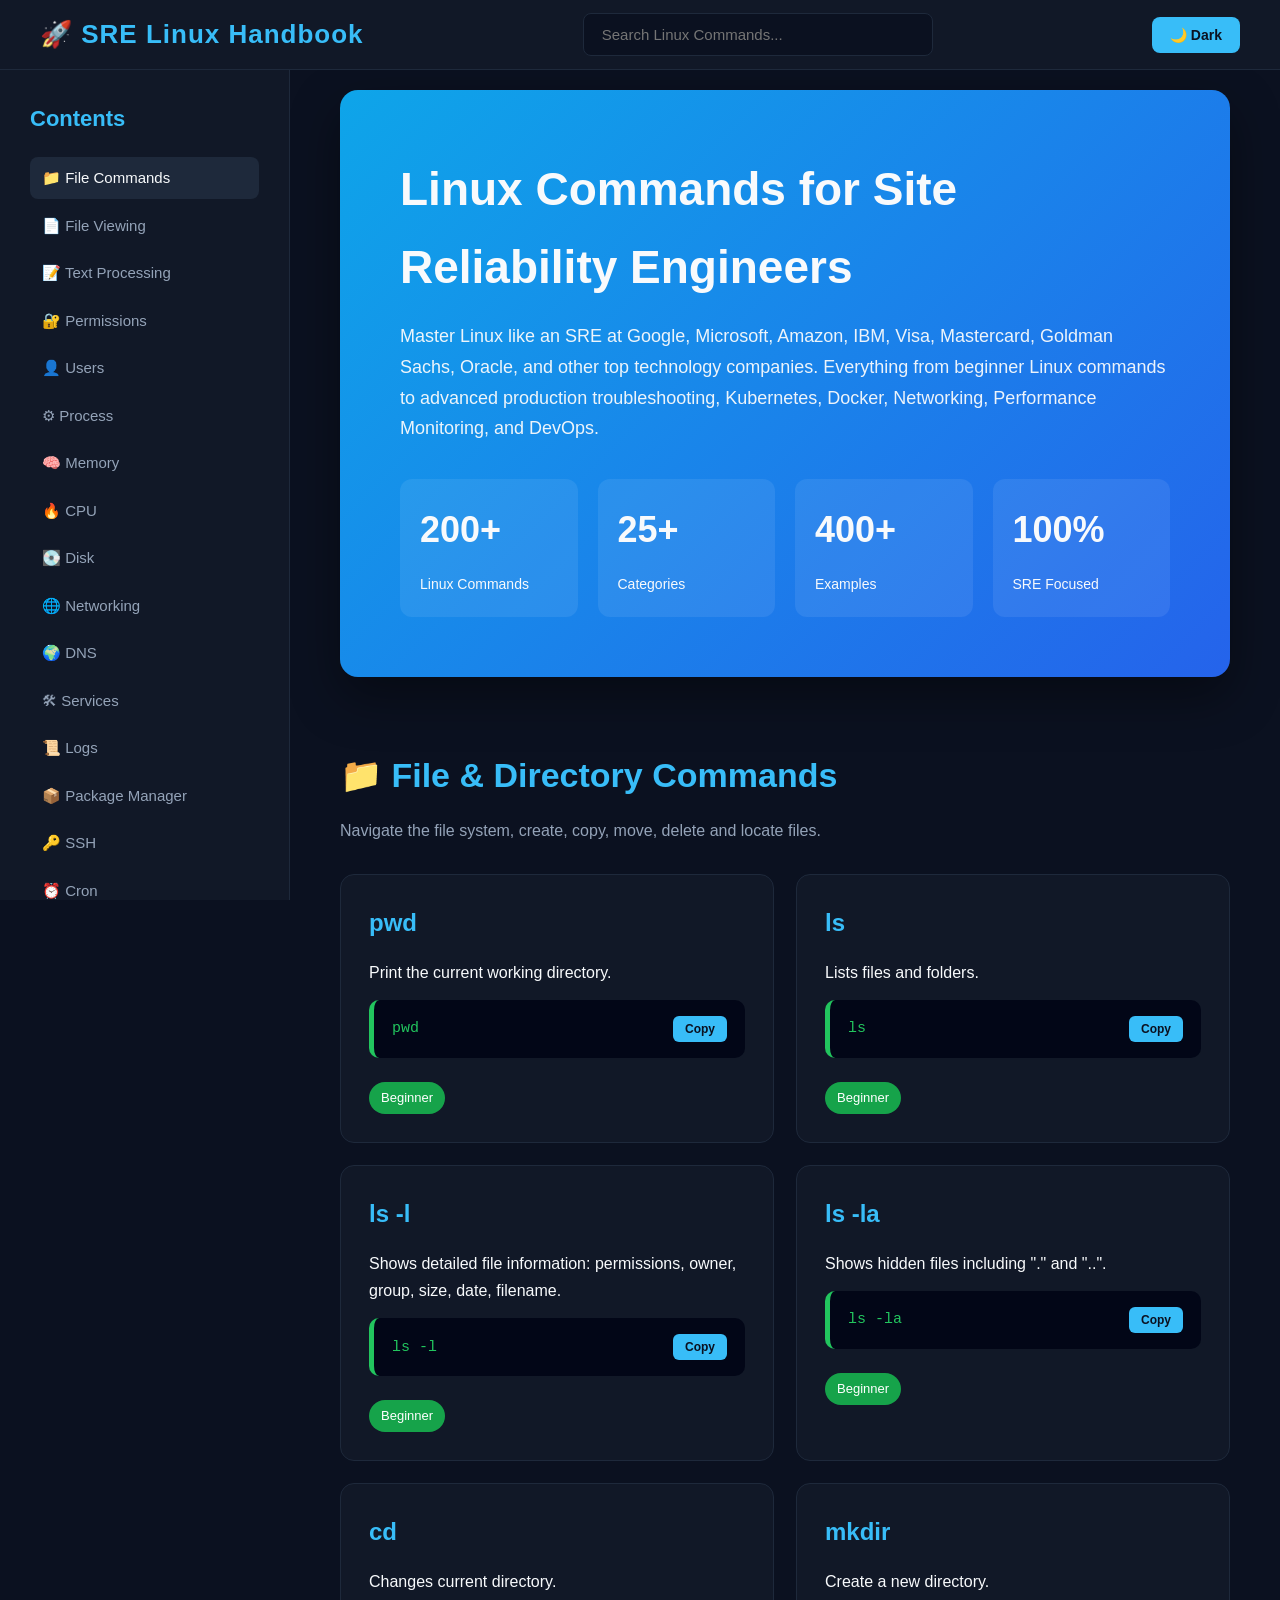
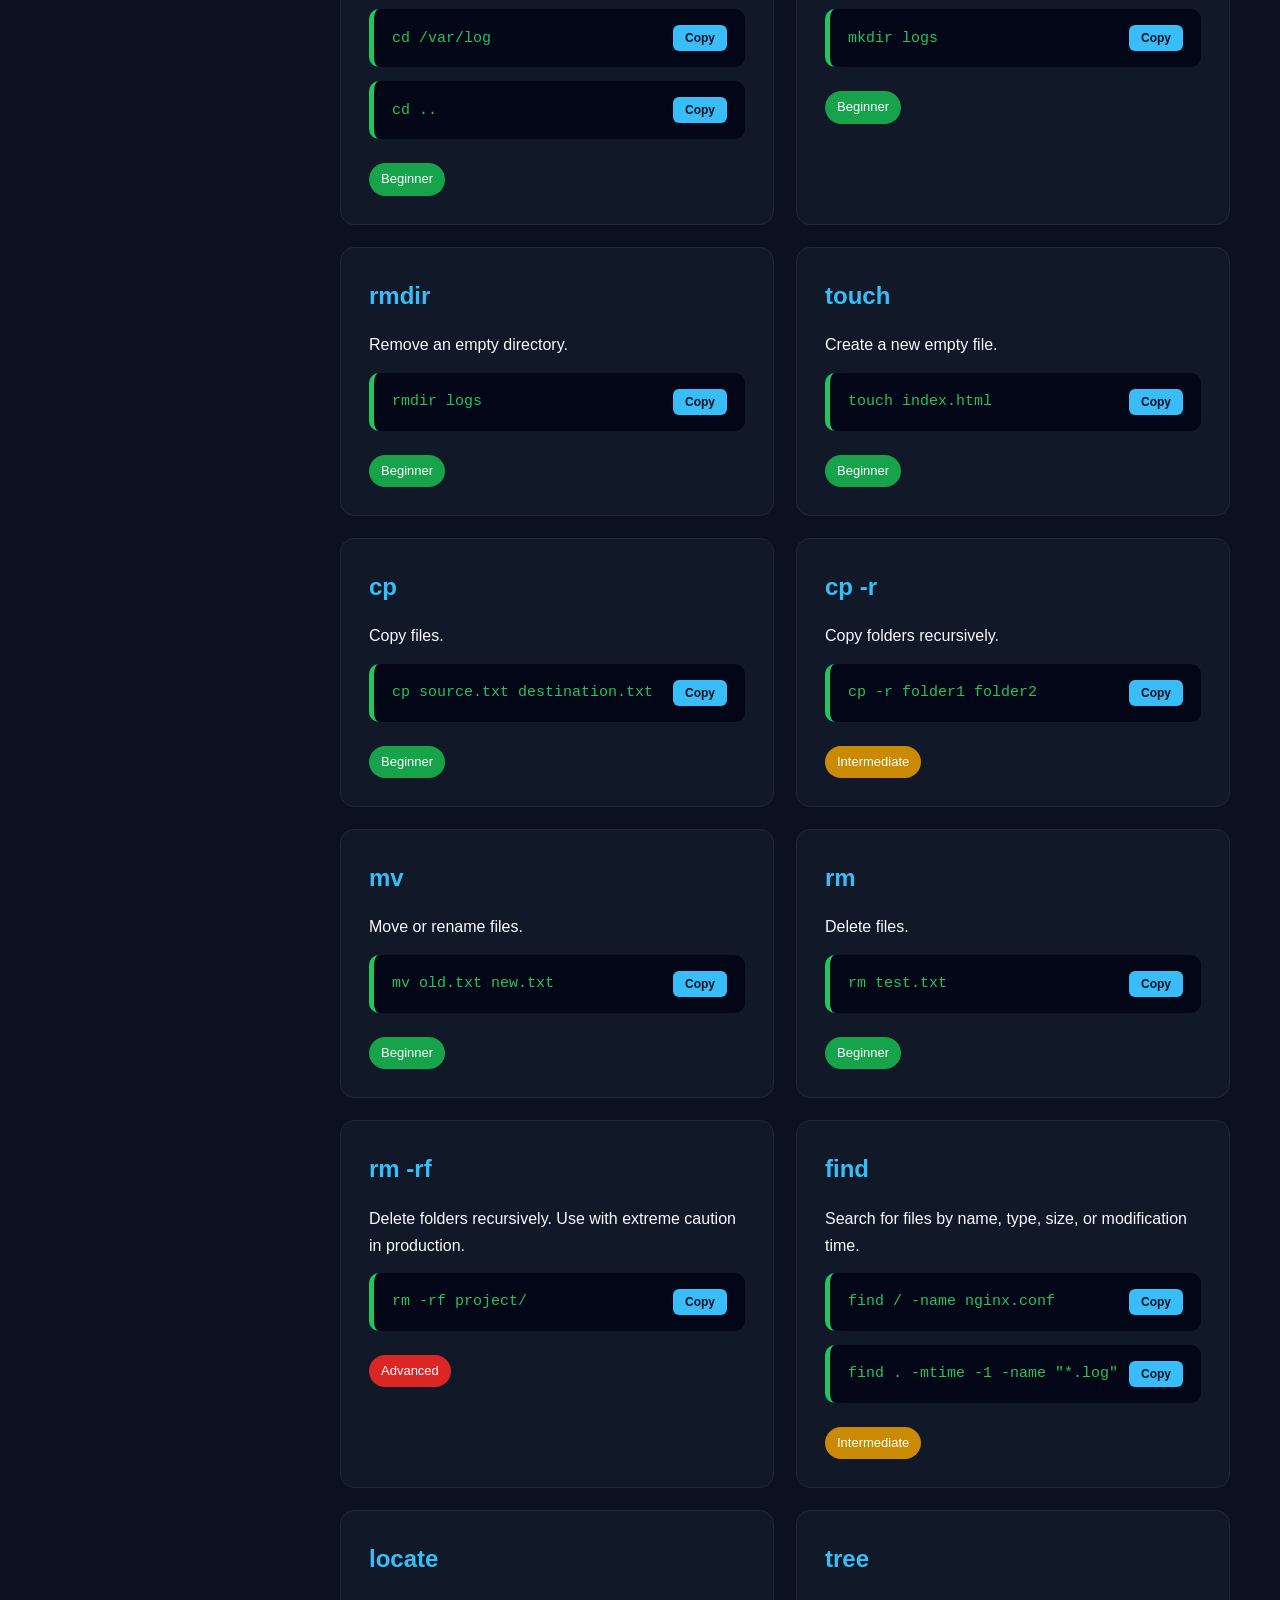
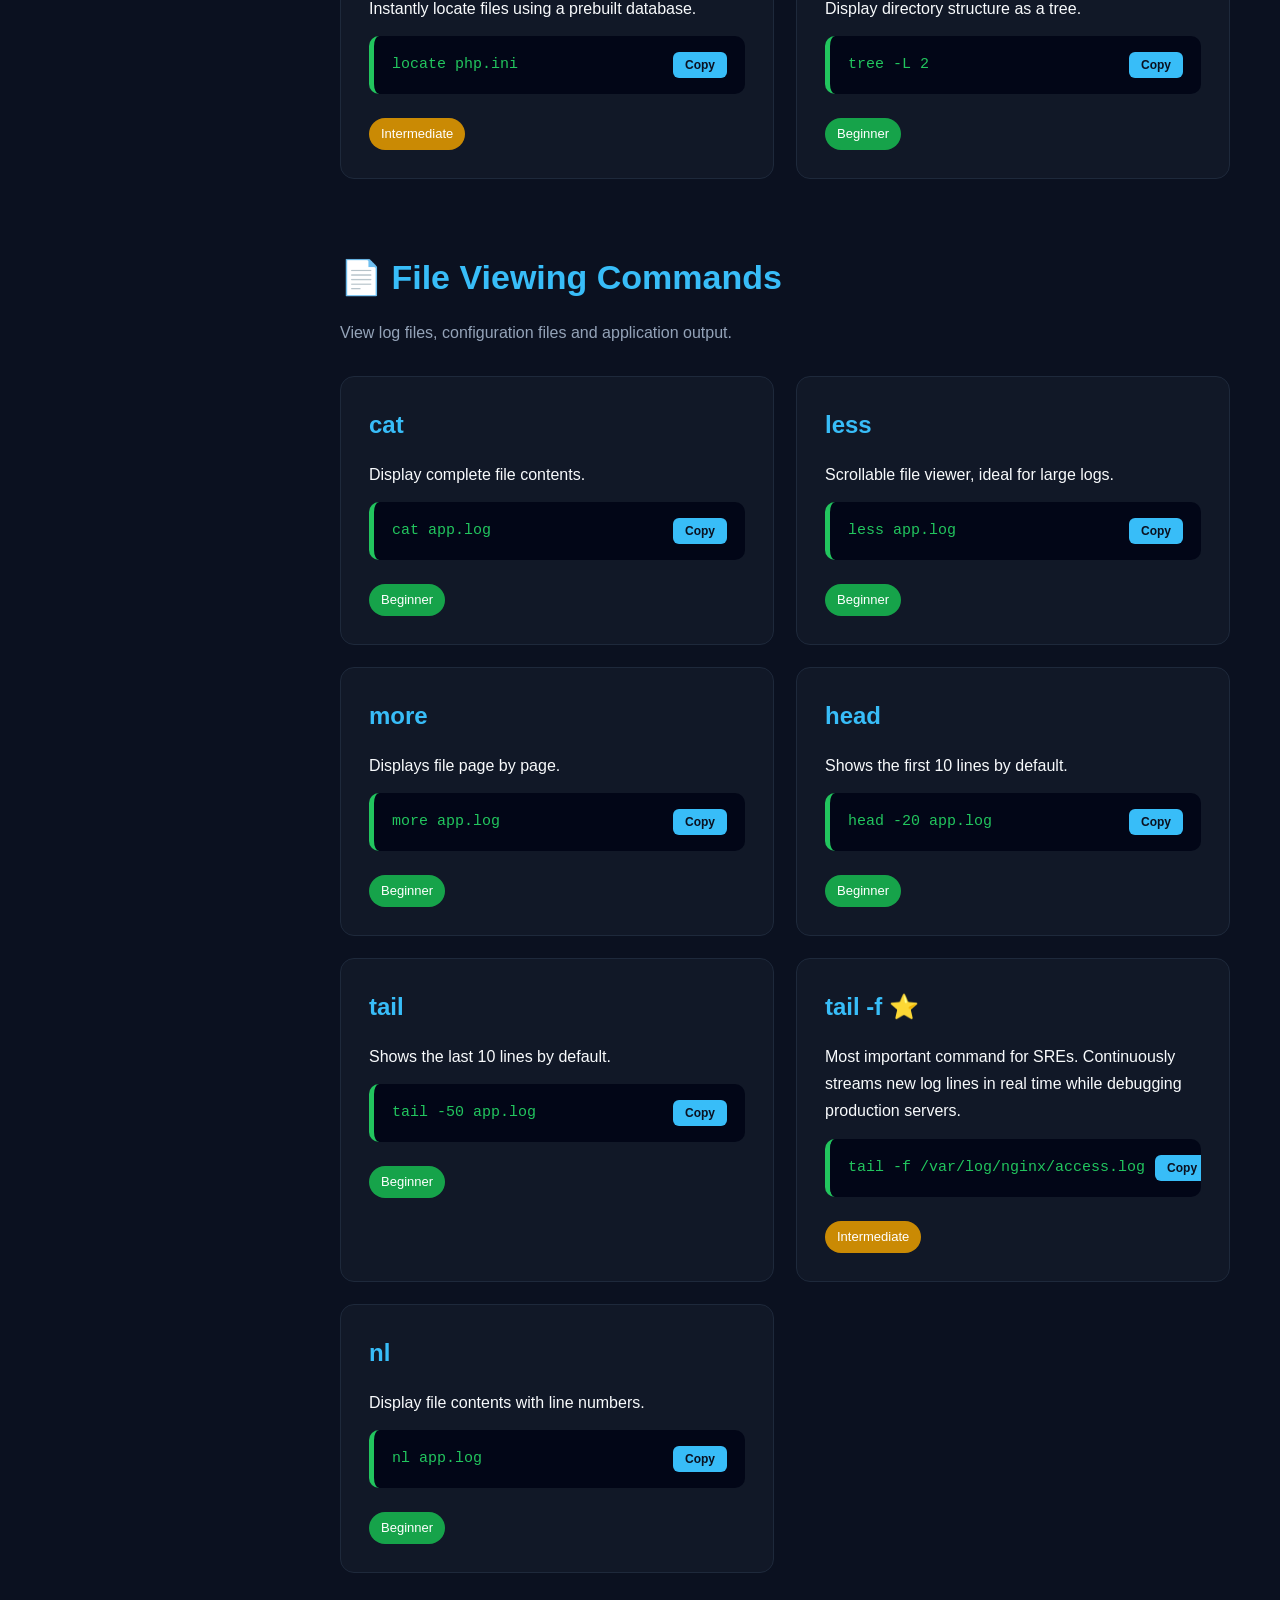
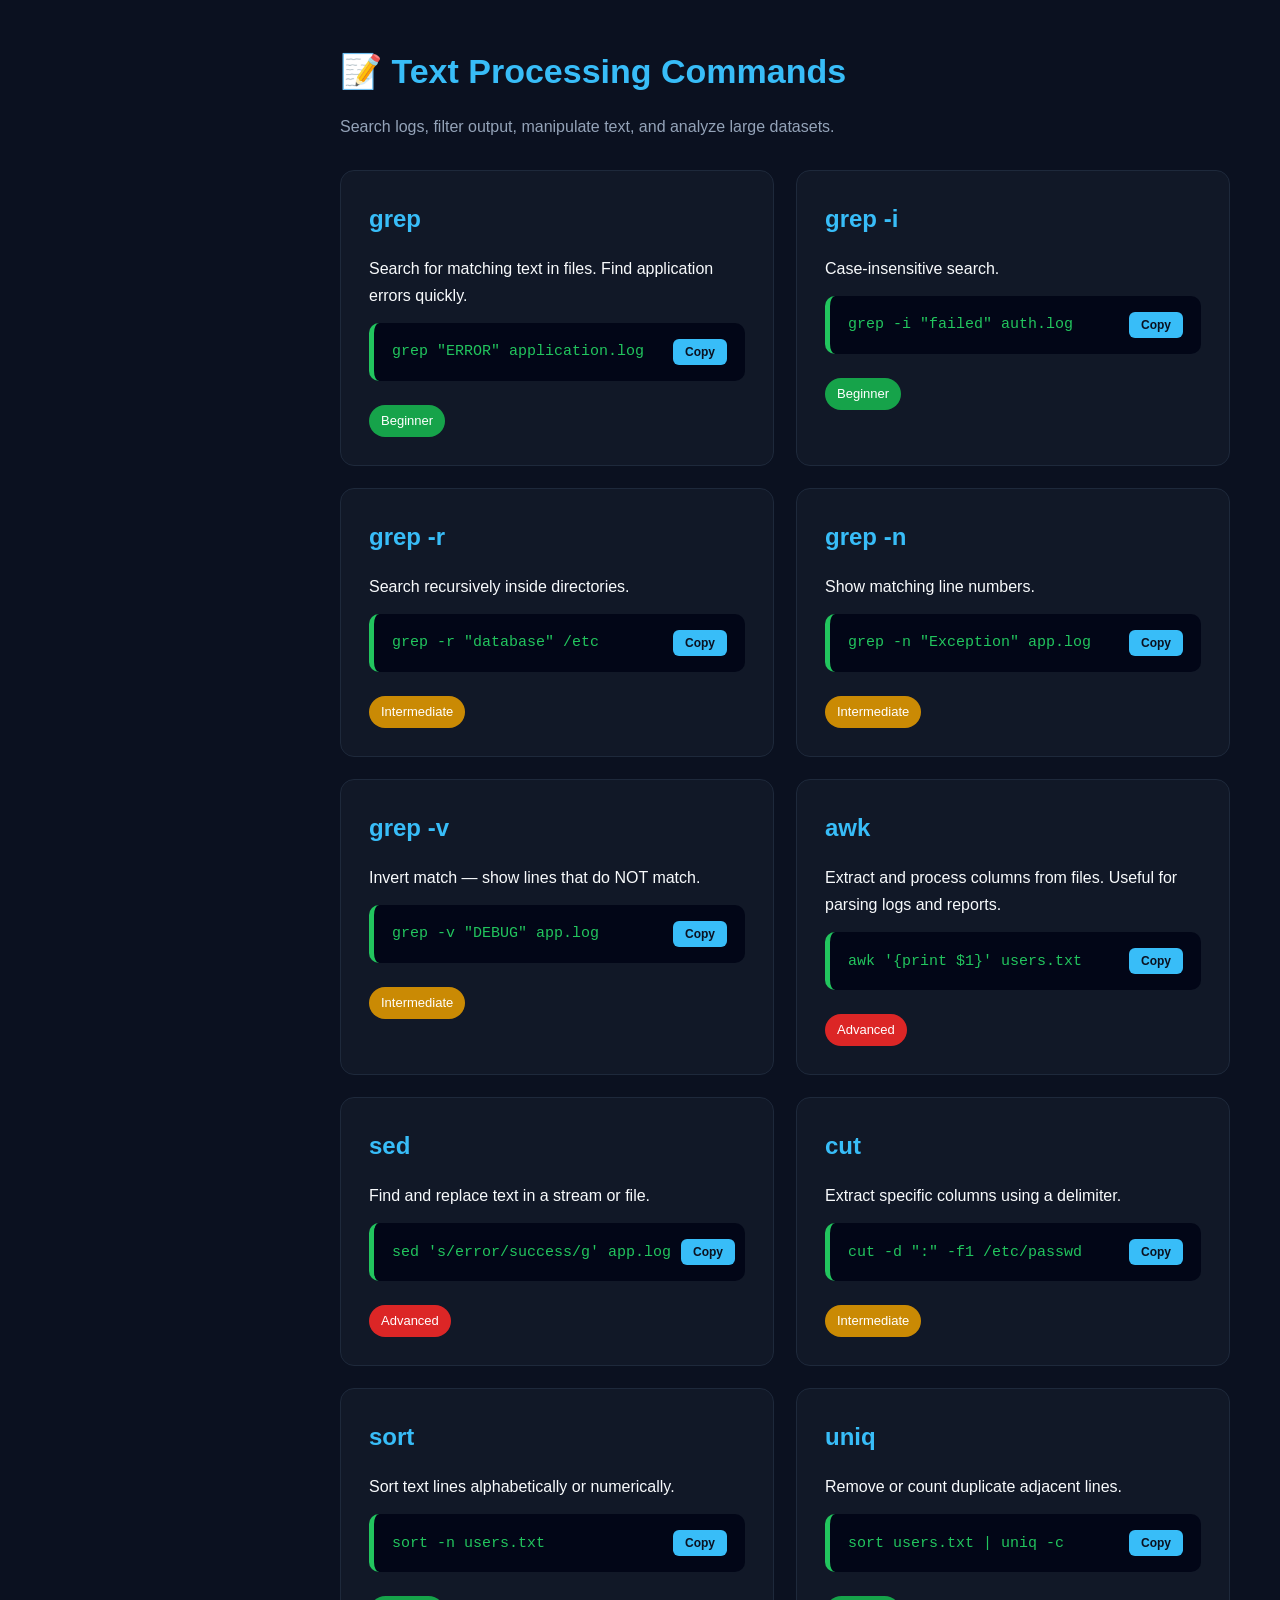
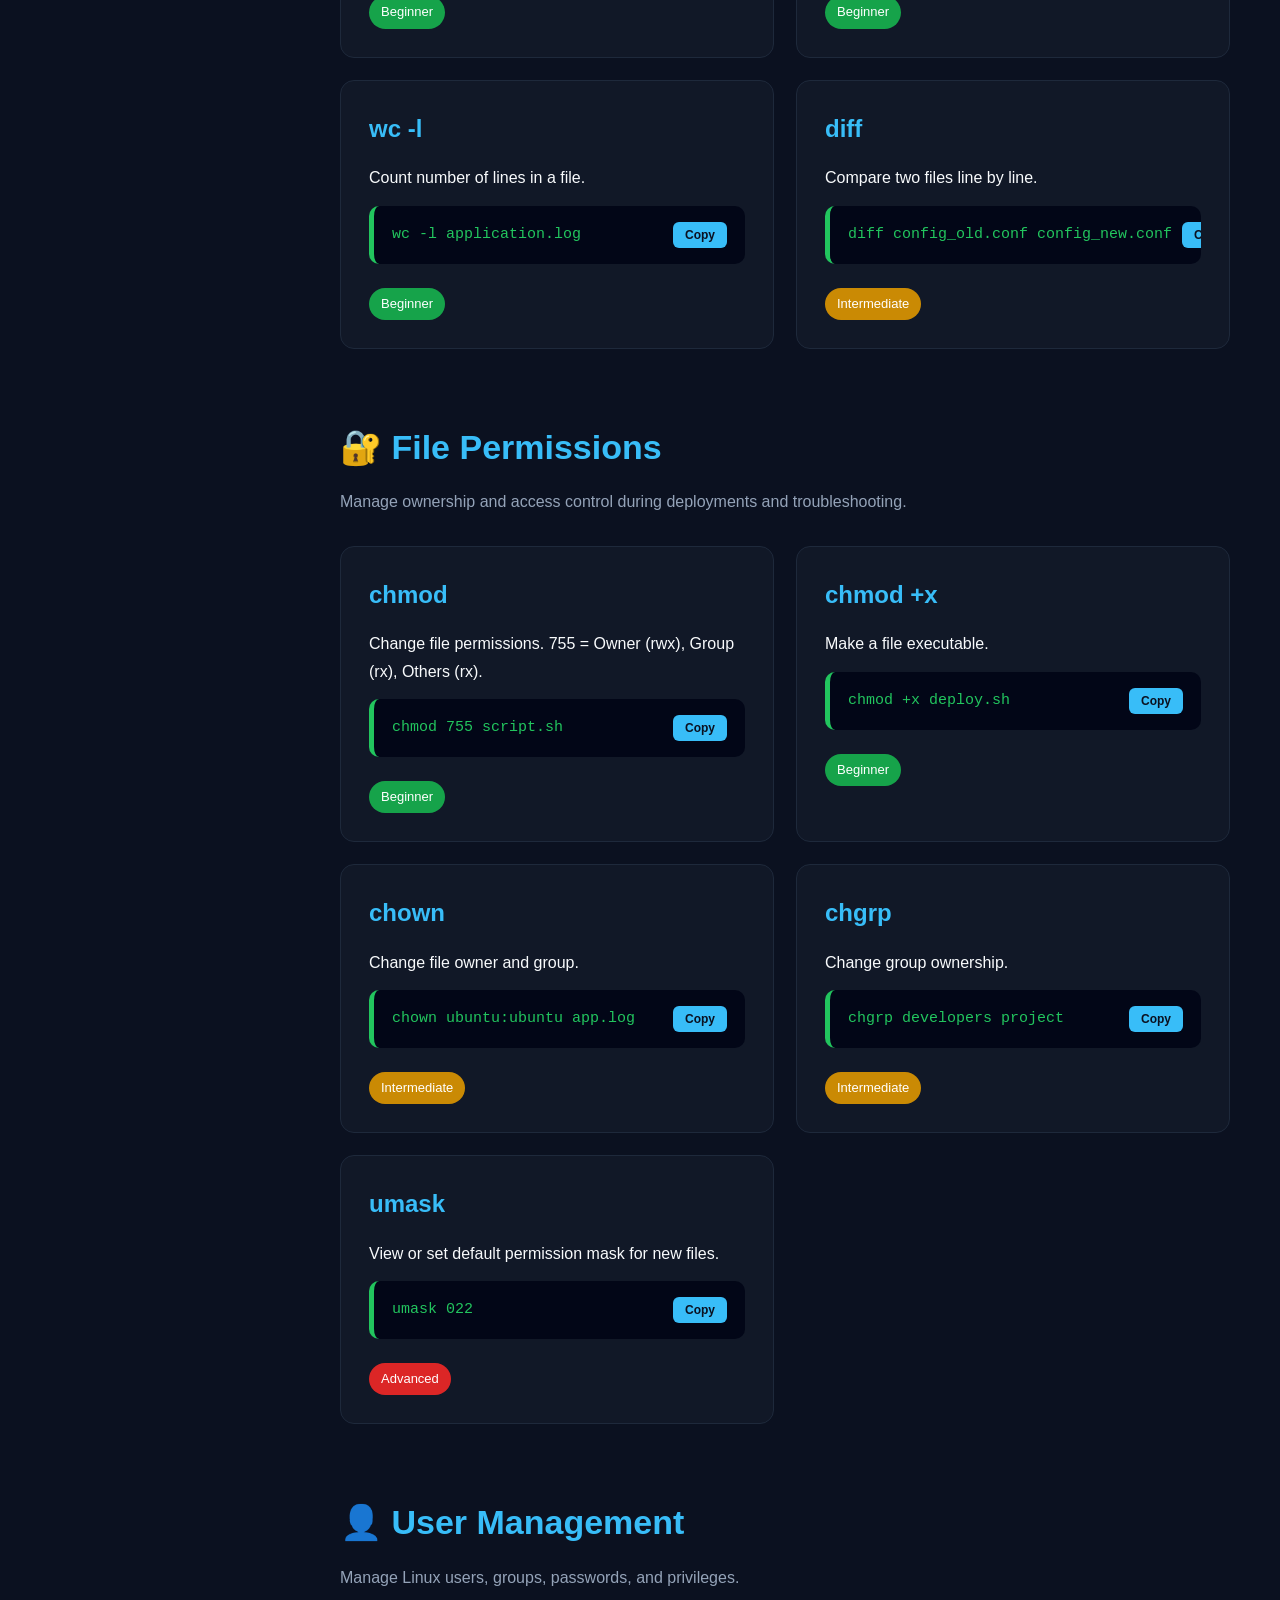
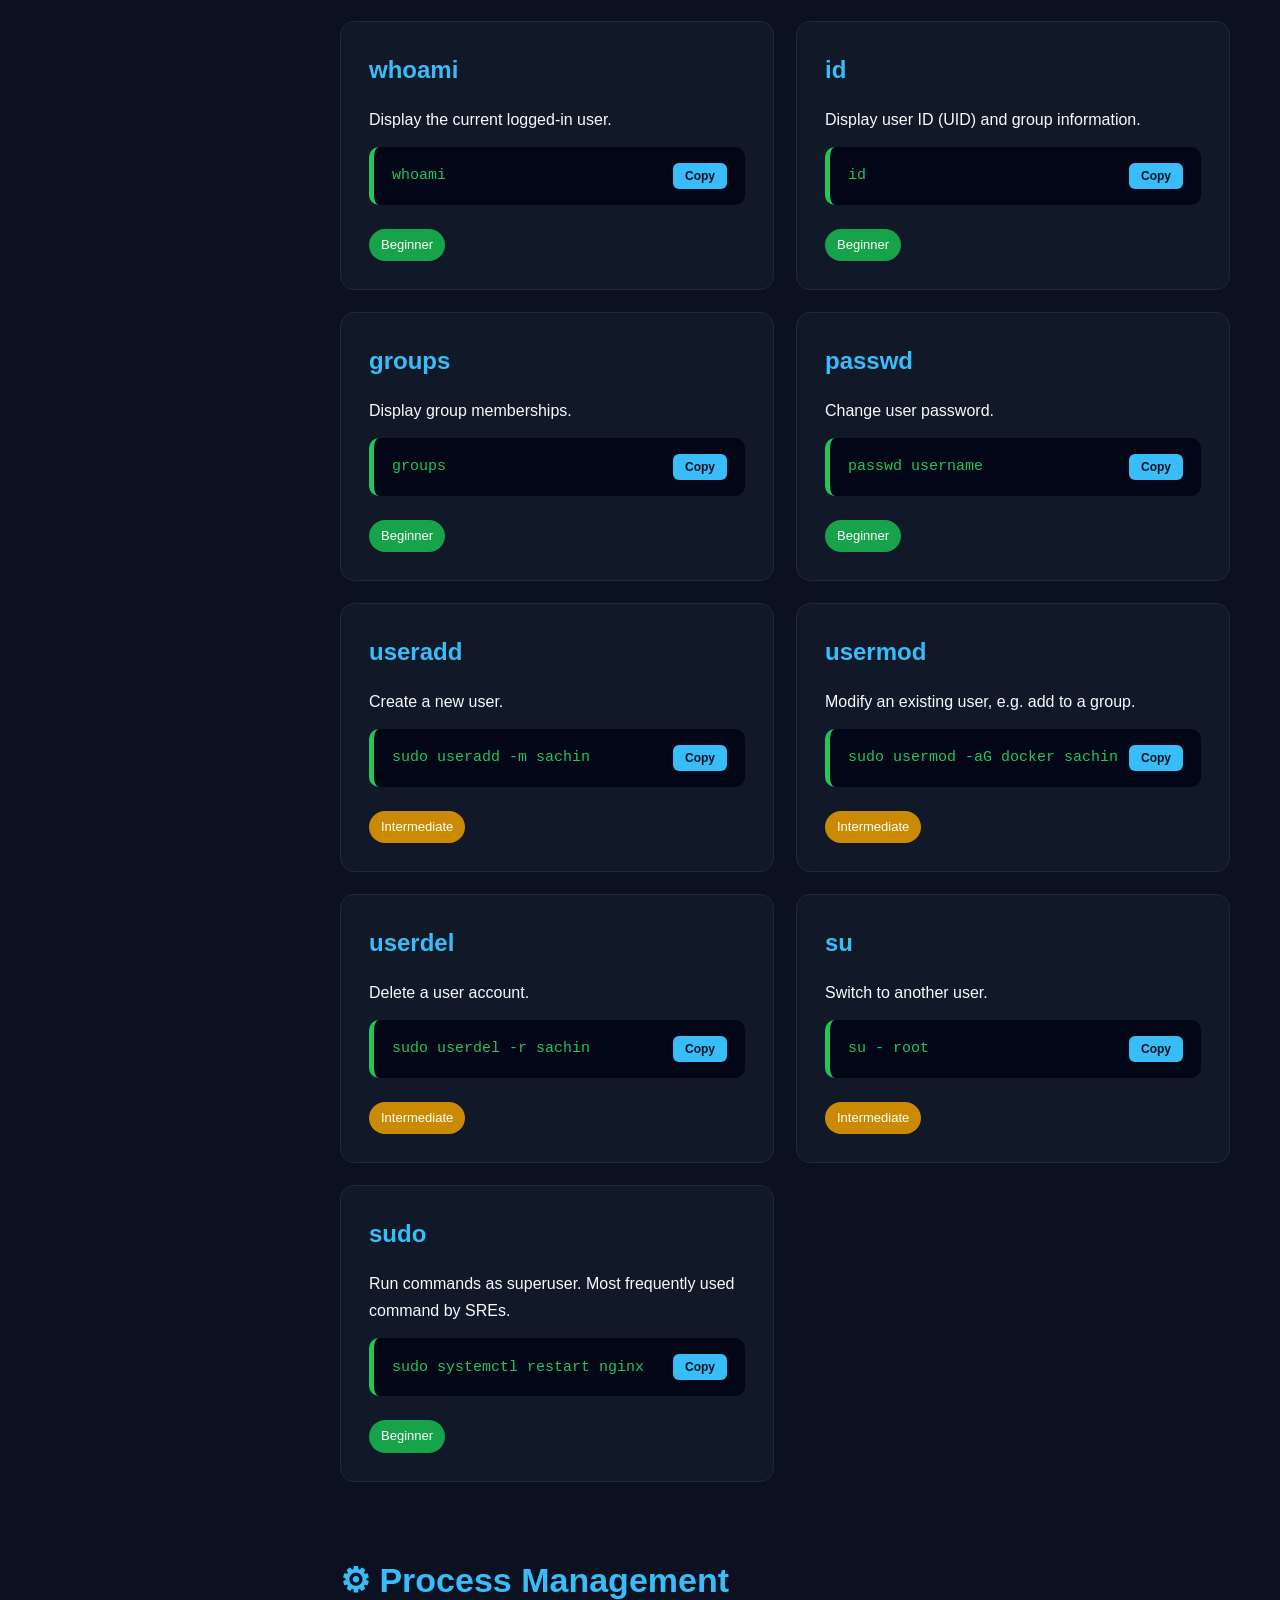
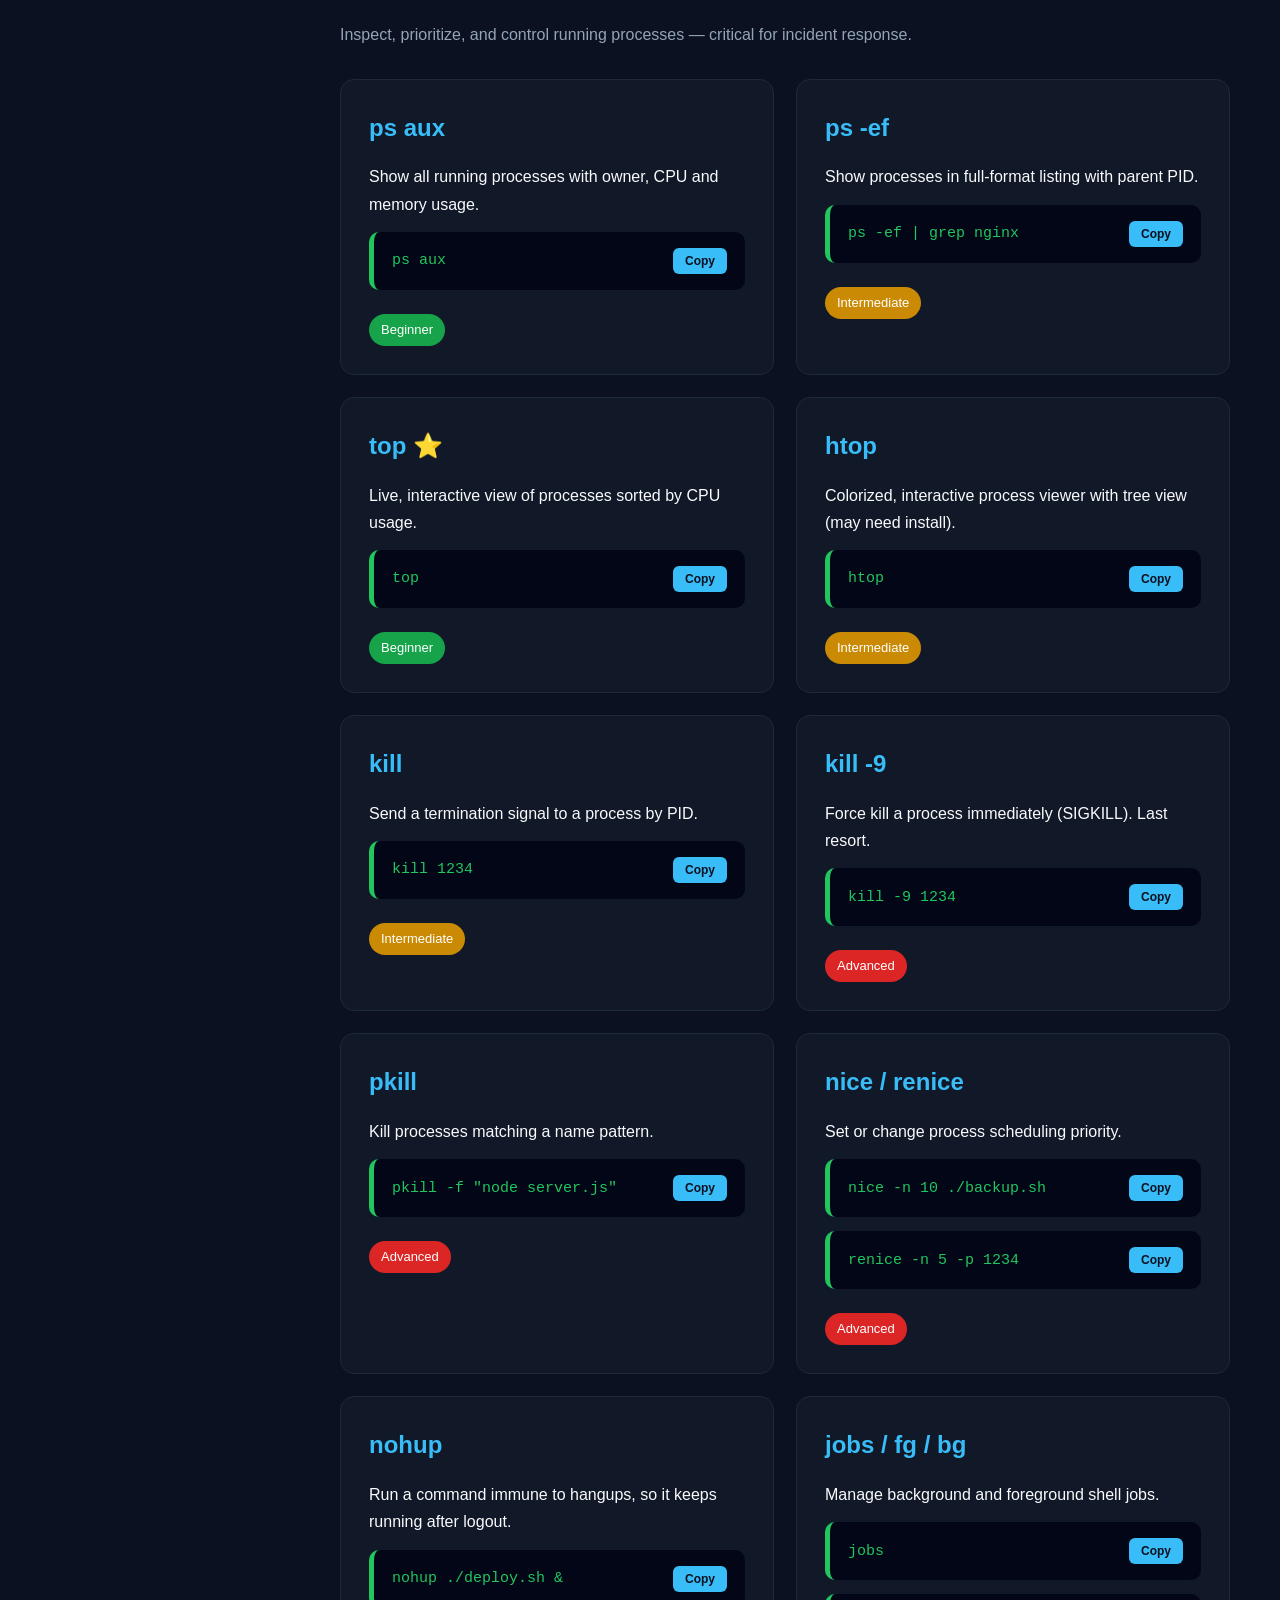
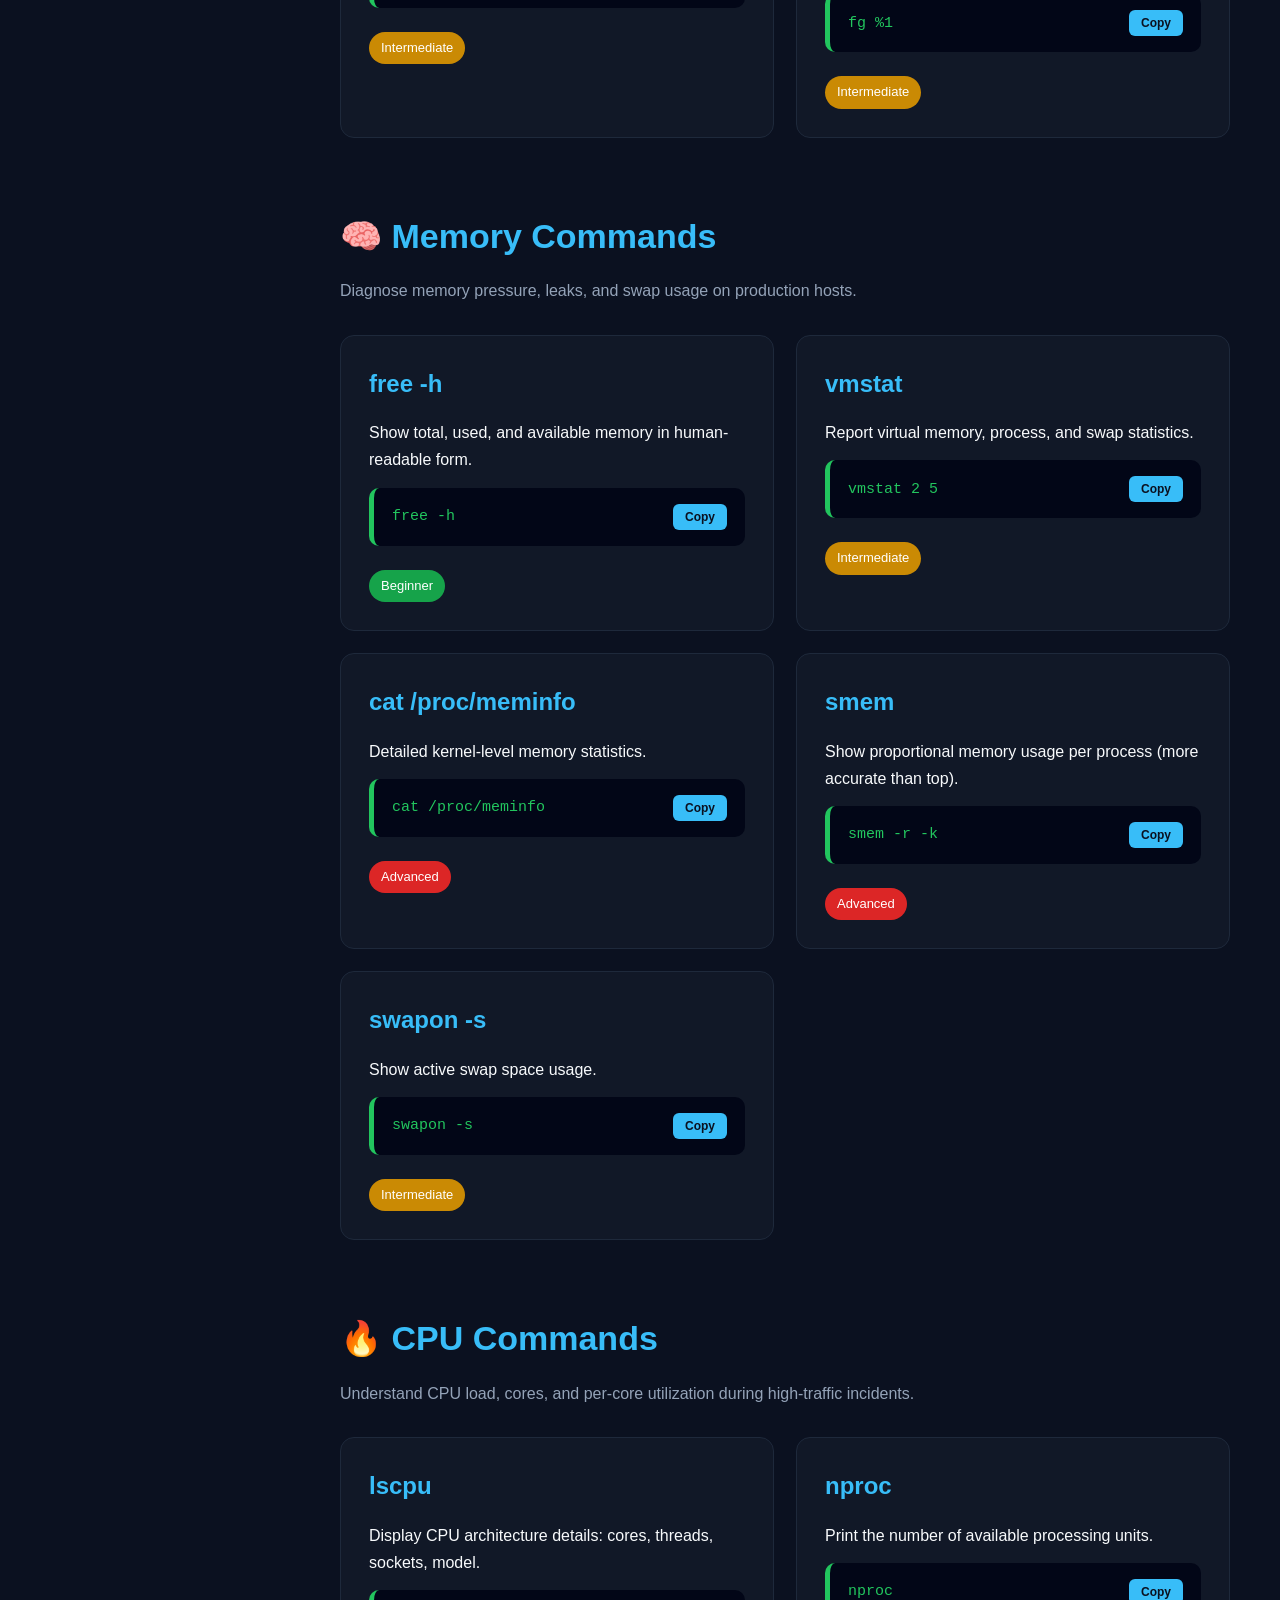
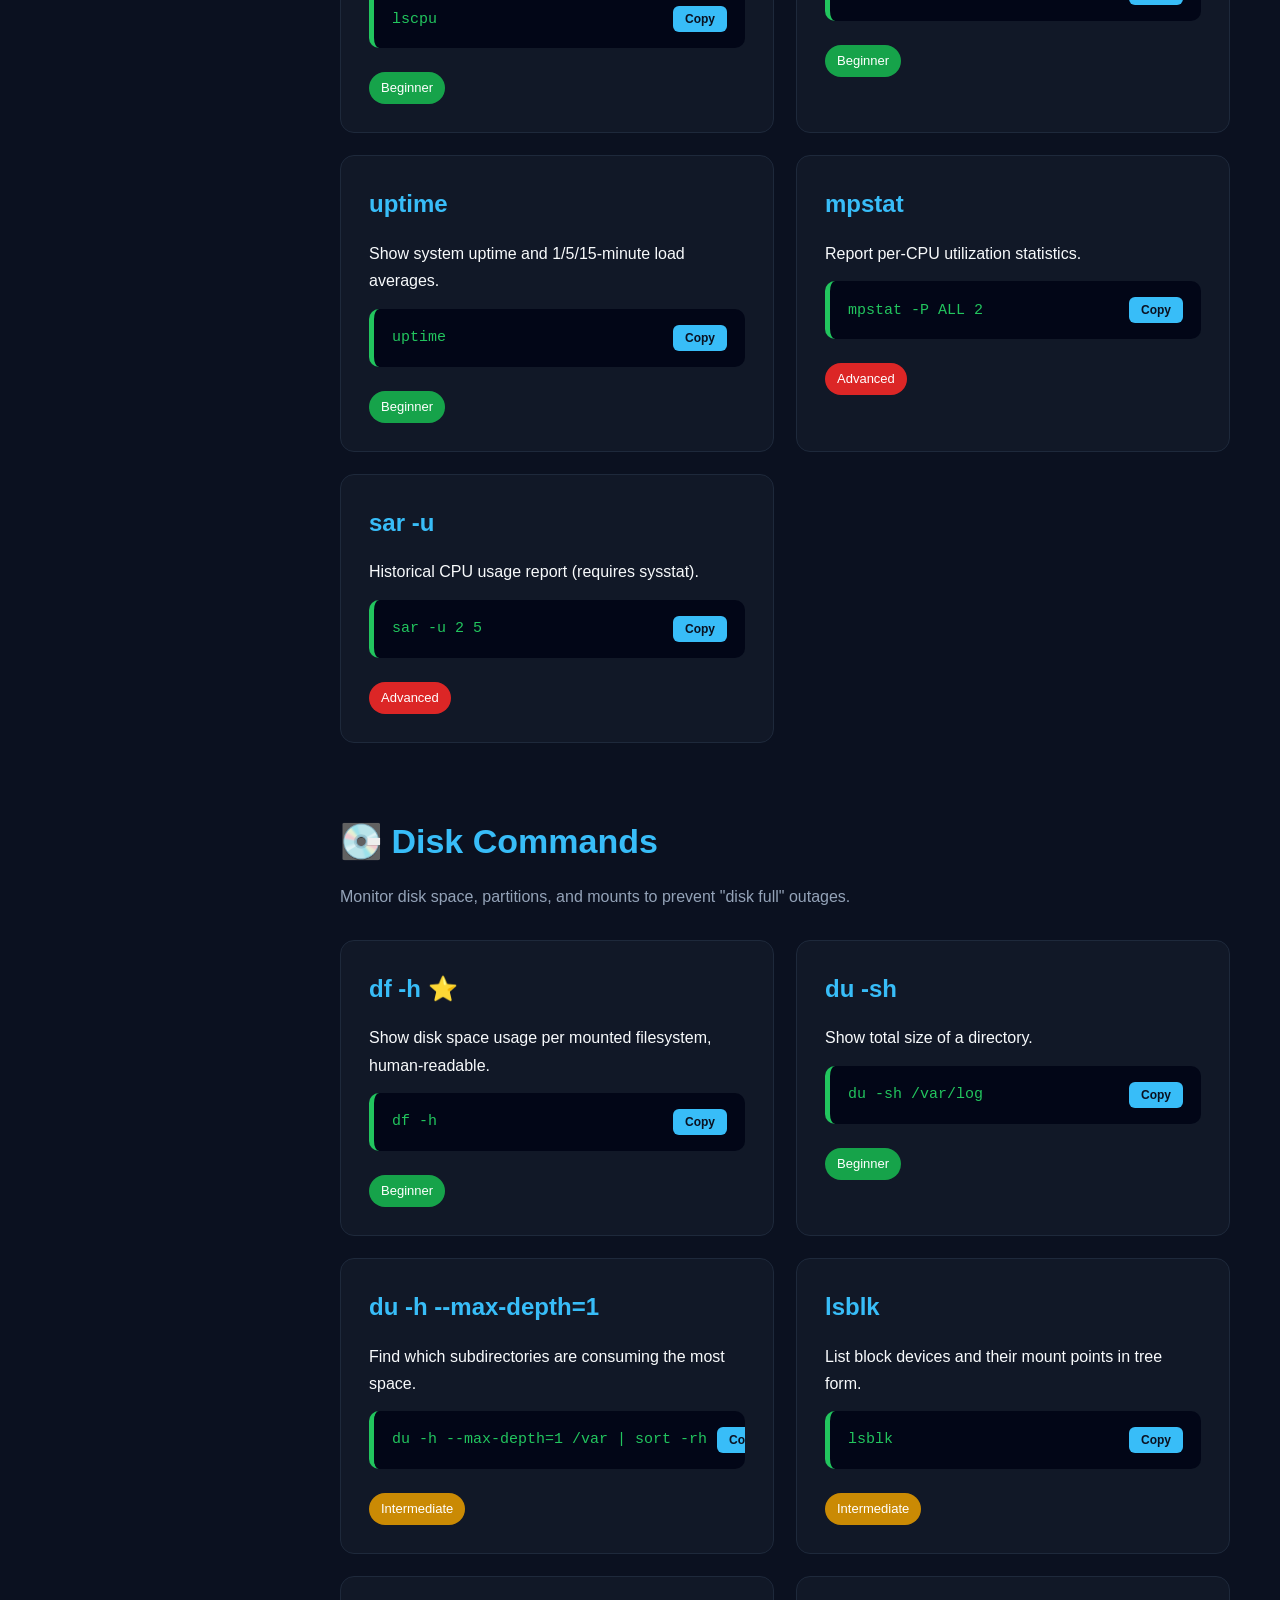
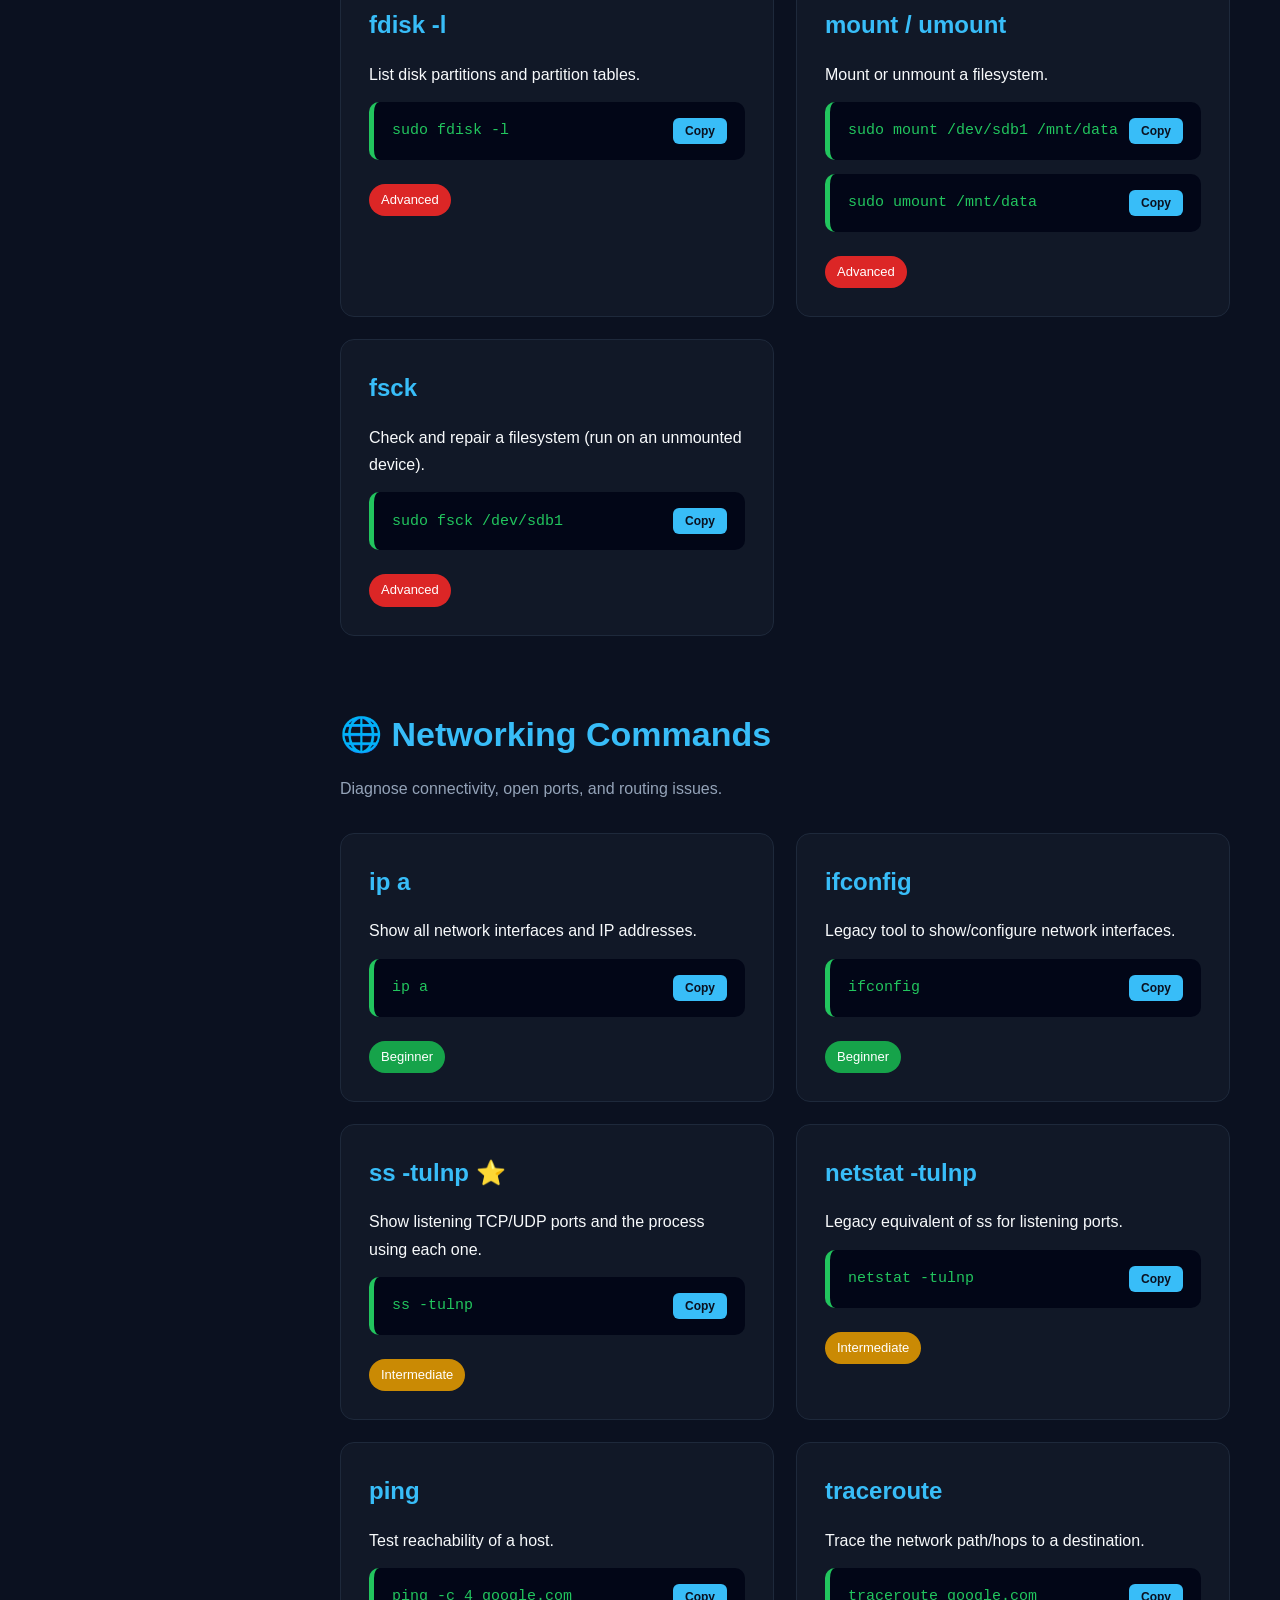
<file: SRE/index.html>
<!DOCTYPE html>
<html lang="en">
<head>
<meta charset="UTF-8">
<meta http-equiv="X-UA-Compatible" content="IE=edge">
<meta name="viewport" content="width=device-width, initial-scale=1.0">
<title>SRE Linux Handbook | Complete Linux Commands for Site Reliability Engineers</title>
<meta name="description" content="Complete Linux Commands Handbook for Site Reliability Engineers. Learn Linux, Docker, Kubernetes, Git, Networking, Monitoring, and DevOps with practical examples.">
<style>
*{margin:0;padding:0;box-sizing:border-box;}
html{scroll-behavior:smooth;}

:root{
  --bg:#0b1120;
  --bg-secondary:#111827;
  --bg-card:#111827;
  --border:#1e293b;
  --text:#f8fafc;
  --text-dim:#94a3b8;
  --accent:#38bdf8;
  --accent-contrast:#0b1120;
  --code-bg:#020617;
  --code-text:#22c55e;
  --shadow:rgba(0,0,0,.4);
  --hero-grad:linear-gradient(135deg,#0ea5e9,#2563eb);
  --stat-bg:rgba(255,255,255,.08);
}
body.light{
  --bg:#f1f5f9;
  --bg-secondary:#ffffff;
  --bg-card:#ffffff;
  --border:#e2e8f0;
  --text:#0f172a;
  --text-dim:#475569;
  --accent:#0284c7;
  --accent-contrast:#ffffff;
  --code-bg:#0f172a;
  --code-text:#4ade80;
  --shadow:rgba(15,23,42,.12);
  --hero-grad:linear-gradient(135deg,#38bdf8,#2563eb);
  --stat-bg:rgba(255,255,255,.25);
}

body{
  font-family:"Segoe UI",Roboto,Arial,sans-serif;
  background:var(--bg);
  color:var(--text);
  line-height:1.7;
  transition:background .25s ease,color .25s ease;
}

::-webkit-scrollbar{width:10px;}
::-webkit-scrollbar-track{background:var(--bg-secondary);}
::-webkit-scrollbar-thumb{background:var(--accent);border-radius:20px;}

header{
  position:fixed;top:0;left:0;right:0;height:70px;
  background:var(--bg-secondary);
  border-bottom:1px solid var(--border);
  display:flex;align-items:center;justify-content:space-between;
  padding:0 40px;z-index:999;backdrop-filter:blur(18px);
  gap:20px;
}
.logo{font-size:26px;font-weight:700;color:var(--accent);letter-spacing:1px;white-space:nowrap;}
.search{width:350px;position:relative;}
.search input{
  width:100%;padding:12px 18px;border:none;outline:none;border-radius:8px;
  background:var(--bg);color:var(--text);font-size:15px;border:1px solid var(--border);
}
.search-count{
  position:absolute;right:12px;top:50%;transform:translateY(-50%);
  font-size:12px;color:var(--text-dim);pointer-events:none;
}
.toggle{
  background:var(--accent);color:var(--accent-contrast);padding:10px 18px;
  border:none;border-radius:8px;cursor:pointer;font-weight:700;transition:.3s;font-size:14px;
}
.toggle:hover{transform:translateY(-2px);}

.sidebar{
  position:fixed;left:0;top:70px;width:290px;bottom:0;
  background:var(--bg-secondary);overflow:auto;
  border-right:1px solid var(--border);padding:30px;
}
.sidebar h3{margin-bottom:20px;color:var(--accent);font-size:22px;}
.sidebar ul{list-style:none;}
.sidebar li{margin-bottom:6px;}
.sidebar a{
  color:var(--text-dim);text-decoration:none;font-size:15px;display:block;
  padding:8px 12px;border-radius:8px;transition:.2s;
}
.sidebar a:hover,.sidebar a.active{background:var(--border);color:var(--text);}

main{
  margin-left:290px;padding-top:90px;padding-left:50px;padding-right:50px;padding-bottom:80px;
  max-width:1400px;
}

.hero{
  background:var(--hero-grad);padding:60px;border-radius:18px;margin-bottom:45px;
  box-shadow:0 20px 50px var(--shadow);color:#f8fafc;
}
.hero h1{font-size:46px;margin-bottom:15px;}
.hero p{font-size:18px;max-width:900px;opacity:.95;}
.hero-grid{display:grid;grid-template-columns:repeat(4,1fr);gap:20px;margin-top:35px;}
.stat{background:var(--stat-bg);padding:20px;border-radius:12px;}
.stat h2{font-size:36px;margin-bottom:10px;}
.stat span{font-size:14px;}

.section{margin-top:70px;}
.section-title{font-size:34px;margin-bottom:12px;color:var(--accent);}
.section-desc{margin-bottom:30px;color:var(--text-dim);}

.card-grid{display:grid;grid-template-columns:repeat(auto-fill,minmax(340px,1fr));gap:22px;}

.card{
  background:var(--bg-card);border:1px solid var(--border);border-radius:14px;
  padding:28px;margin-bottom:0;transition:.3s;
}
.card:hover{transform:translateY(-5px);border-color:var(--accent);box-shadow:0 15px 40px var(--shadow);}
.card h3{margin-bottom:15px;font-size:24px;color:var(--accent);}
.card p{color:var(--text);margin-bottom:8px;}
.card ul{margin:10px 0 10px 20px;color:var(--text-dim);}

.command{
  background:var(--code-bg);padding:16px 18px;border-radius:10px;
  font-family:Consolas,Monaco,monospace;overflow:auto;margin:14px 0;
  border-left:5px solid #22c55e;position:relative;display:flex;
  align-items:center;justify-content:space-between;gap:10px;
}
.command code{font-size:15px;color:var(--code-text);white-space:pre;}
.copy{
  padding:6px 12px;background:var(--accent);color:var(--accent-contrast);border:none;
  border-radius:6px;font-weight:bold;cursor:pointer;font-size:12px;flex-shrink:0;
}
.copy:hover{opacity:.85;}
.copy.copied{background:#22c55e;}

.badge{display:inline-block;padding:5px 12px;border-radius:50px;font-size:13px;margin-right:10px;margin-top:10px;color:#fff;}
.beginner{background:#16a34a;}
.intermediate{background:#ca8a04;}
.advanced{background:#dc2626;}

.workflow-list{margin:12px 0 12px 20px;}
.workflow-list li{margin-bottom:10px;color:var(--text-dim);}

.cheat-table{width:100%;border-collapse:collapse;margin-top:10px;}
.cheat-table th,.cheat-table td{
  text-align:left;padding:12px 14px;border-bottom:1px solid var(--border);font-size:14px;
}
.cheat-table th{color:var(--accent);}
.cheat-table td:first-child{font-family:Consolas,monospace;color:var(--code-text);white-space:nowrap;}

footer{margin-top:100px;text-align:center;padding:50px;border-top:1px solid var(--border);color:var(--text-dim);}

.hidden-card{display:none !important;}
.no-results{display:none;color:var(--text-dim);font-size:16px;padding:20px 0;}
.no-results.show{display:block;}

@media(max-width:1100px){
  .sidebar{display:none;}
  main{margin-left:0;padding:100px 20px;}
  .hero-grid{grid-template-columns:repeat(2,1fr);}
  .search{display:none;}
}
@media(max-width:700px){
  .hero{padding:35px;}
  .hero h1{font-size:34px;}
  .hero-grid{grid-template-columns:1fr;}
  header{padding:15px;}
  .logo{font-size:18px;}
  .toggle{padding:8px 12px;font-size:13px;}
}
</style>
</head>
<body>
<header>
  <div class="logo">🚀 SRE Linux Handbook</div>
  <div class="search">
    <input type="text" id="searchBox" placeholder="Search Linux Commands...">
  </div>
  <button class="toggle" id="themeToggle">🌙 Dark</button>
</header>

<aside class="sidebar">
  <h3>Contents</h3>
  <ul>
    <li><a href="#file">📁 File Commands</a></li>
    <li><a href="#view">📄 File Viewing</a></li>
    <li><a href="#text">📝 Text Processing</a></li>
    <li><a href="#permission">🔐 Permissions</a></li>
    <li><a href="#users">👤 Users</a></li>
    <li><a href="#process">⚙ Process</a></li>
    <li><a href="#memory">🧠 Memory</a></li>
    <li><a href="#cpu">🔥 CPU</a></li>
    <li><a href="#disk">💽 Disk</a></li>
    <li><a href="#network">🌐 Networking</a></li>
    <li><a href="#dns">🌍 DNS</a></li>
    <li><a href="#services">🛠 Services</a></li>
    <li><a href="#logs">📜 Logs</a></li>
    <li><a href="#package">📦 Package Manager</a></li>
    <li><a href="#ssh">🔑 SSH</a></li>
    <li><a href="#cron">⏰ Cron</a></li>
    <li><a href="#compression">🗜 Compression</a></li>
    <li><a href="#env">🌱 Environment Variables</a></li>
    <li><a href="#performance">📈 Performance</a></li>
    <li><a href="#curl">🌍 Curl & APIs</a></li>
    <li><a href="#docker">🐳 Docker</a></li>
    <li><a href="#kubernetes">☸ Kubernetes</a></li>
    <li><a href="#git">🌿 Git</a></li>
    <li><a href="#workflow">🚨 SRE Workflow</a></li>
    <li><a href="#cheatsheet">📘 Cheat Sheet</a></li>
  </ul>
</aside>

<main>
  <section class="hero">
    <h1>Linux Commands for Site Reliability Engineers</h1>
    <p>
      Master Linux like an SRE at Google, Microsoft, Amazon, IBM, Visa,
      Mastercard, Goldman Sachs, Oracle, and other top technology companies.
      Everything from beginner Linux commands to advanced production
      troubleshooting, Kubernetes, Docker, Networking,
      Performance Monitoring, and DevOps.
    </p>
    <div class="hero-grid">
      <div class="stat"><h2>200+</h2><span>Linux Commands</span></div>
      <div class="stat"><h2>25+</h2><span>Categories</span></div>
      <div class="stat"><h2>400+</h2><span>Examples</span></div>
      <div class="stat"><h2>100%</h2><span>SRE Focused</span></div>
    </div>
  </section>

  <div id="noResults" class="no-results">No commands match your search. Try a different keyword.</div>

  <!-- FILE & DIRECTORY COMMANDS -->
  <section class="section" id="file">
    <h2 class="section-title">📁 File & Directory Commands</h2>
    <p class="section-desc">Navigate the file system, create, copy, move, delete and locate files.</p>
    <div class="card-grid">
      <div class="card"><h3>pwd</h3><p>Print the current working directory.</p>
        <div class="command"><code>pwd</code><button class="copy">Copy</button></div>
        <span class="badge beginner">Beginner</span></div>
      <div class="card"><h3>ls</h3><p>Lists files and folders.</p>
        <div class="command"><code>ls</code><button class="copy">Copy</button></div>
        <span class="badge beginner">Beginner</span></div>
      <div class="card"><h3>ls -l</h3><p>Shows detailed file information: permissions, owner, group, size, date, filename.</p>
        <div class="command"><code>ls -l</code><button class="copy">Copy</button></div>
        <span class="badge beginner">Beginner</span></div>
      <div class="card"><h3>ls -la</h3><p>Shows hidden files including "." and "..".</p>
        <div class="command"><code>ls -la</code><button class="copy">Copy</button></div>
        <span class="badge beginner">Beginner</span></div>
      <div class="card"><h3>cd</h3><p>Changes current directory.</p>
        <div class="command"><code>cd /var/log</code><button class="copy">Copy</button></div>
        <div class="command"><code>cd ..</code><button class="copy">Copy</button></div>
        <span class="badge beginner">Beginner</span></div>
      <div class="card"><h3>mkdir</h3><p>Create a new directory.</p>
        <div class="command"><code>mkdir logs</code><button class="copy">Copy</button></div>
        <span class="badge beginner">Beginner</span></div>
      <div class="card"><h3>rmdir</h3><p>Remove an empty directory.</p>
        <div class="command"><code>rmdir logs</code><button class="copy">Copy</button></div>
        <span class="badge beginner">Beginner</span></div>
      <div class="card"><h3>touch</h3><p>Create a new empty file.</p>
        <div class="command"><code>touch index.html</code><button class="copy">Copy</button></div>
        <span class="badge beginner">Beginner</span></div>
      <div class="card"><h3>cp</h3><p>Copy files.</p>
        <div class="command"><code>cp source.txt destination.txt</code><button class="copy">Copy</button></div>
        <span class="badge beginner">Beginner</span></div>
      <div class="card"><h3>cp -r</h3><p>Copy folders recursively.</p>
        <div class="command"><code>cp -r folder1 folder2</code><button class="copy">Copy</button></div>
        <span class="badge intermediate">Intermediate</span></div>
      <div class="card"><h3>mv</h3><p>Move or rename files.</p>
        <div class="command"><code>mv old.txt new.txt</code><button class="copy">Copy</button></div>
        <span class="badge beginner">Beginner</span></div>
      <div class="card"><h3>rm</h3><p>Delete files.</p>
        <div class="command"><code>rm test.txt</code><button class="copy">Copy</button></div>
        <span class="badge beginner">Beginner</span></div>
      <div class="card"><h3>rm -rf</h3><p>Delete folders recursively. Use with extreme caution in production.</p>
        <div class="command"><code>rm -rf project/</code><button class="copy">Copy</button></div>
        <span class="badge advanced">Advanced</span></div>
      <div class="card"><h3>find</h3><p>Search for files by name, type, size, or modification time.</p>
        <div class="command"><code>find / -name nginx.conf</code><button class="copy">Copy</button></div>
        <div class="command"><code>find . -mtime -1 -name "*.log"</code><button class="copy">Copy</button></div>
        <span class="badge intermediate">Intermediate</span></div>
      <div class="card"><h3>locate</h3><p>Instantly locate files using a prebuilt database.</p>
        <div class="command"><code>locate php.ini</code><button class="copy">Copy</button></div>
        <span class="badge intermediate">Intermediate</span></div>
      <div class="card"><h3>tree</h3><p>Display directory structure as a tree.</p>
        <div class="command"><code>tree -L 2</code><button class="copy">Copy</button></div>
        <span class="badge beginner">Beginner</span></div>
    </div>
  </section>

  <!-- FILE VIEWING -->
  <section class="section" id="view">
    <h2 class="section-title">📄 File Viewing Commands</h2>
    <p class="section-desc">View log files, configuration files and application output.</p>
    <div class="card-grid">
      <div class="card"><h3>cat</h3><p>Display complete file contents.</p>
        <div class="command"><code>cat app.log</code><button class="copy">Copy</button></div>
        <span class="badge beginner">Beginner</span></div>
      <div class="card"><h3>less</h3><p>Scrollable file viewer, ideal for large logs.</p>
        <div class="command"><code>less app.log</code><button class="copy">Copy</button></div>
        <span class="badge beginner">Beginner</span></div>
      <div class="card"><h3>more</h3><p>Displays file page by page.</p>
        <div class="command"><code>more app.log</code><button class="copy">Copy</button></div>
        <span class="badge beginner">Beginner</span></div>
      <div class="card"><h3>head</h3><p>Shows the first 10 lines by default.</p>
        <div class="command"><code>head -20 app.log</code><button class="copy">Copy</button></div>
        <span class="badge beginner">Beginner</span></div>
      <div class="card"><h3>tail</h3><p>Shows the last 10 lines by default.</p>
        <div class="command"><code>tail -50 app.log</code><button class="copy">Copy</button></div>
        <span class="badge beginner">Beginner</span></div>
      <div class="card"><h3>tail -f ⭐</h3><p>Most important command for SREs. Continuously streams new log lines in real time while debugging production servers.</p>
        <div class="command"><code>tail -f /var/log/nginx/access.log</code><button class="copy">Copy</button></div>
        <span class="badge intermediate">Intermediate</span></div>
      <div class="card"><h3>nl</h3><p>Display file contents with line numbers.</p>
        <div class="command"><code>nl app.log</code><button class="copy">Copy</button></div>
        <span class="badge beginner">Beginner</span></div>
    </div>
  </section>

  <!-- TEXT PROCESSING -->
  <section class="section" id="text">
    <h2 class="section-title">📝 Text Processing Commands</h2>
    <p class="section-desc">Search logs, filter output, manipulate text, and analyze large datasets.</p>
    <div class="card-grid">
      <div class="card"><h3>grep</h3><p>Search for matching text in files. Find application errors quickly.</p>
        <div class="command"><code>grep "ERROR" application.log</code><button class="copy">Copy</button></div>
        <span class="badge beginner">Beginner</span></div>
      <div class="card"><h3>grep -i</h3><p>Case-insensitive search.</p>
        <div class="command"><code>grep -i "failed" auth.log</code><button class="copy">Copy</button></div>
        <span class="badge beginner">Beginner</span></div>
      <div class="card"><h3>grep -r</h3><p>Search recursively inside directories.</p>
        <div class="command"><code>grep -r "database" /etc</code><button class="copy">Copy</button></div>
        <span class="badge intermediate">Intermediate</span></div>
      <div class="card"><h3>grep -n</h3><p>Show matching line numbers.</p>
        <div class="command"><code>grep -n "Exception" app.log</code><button class="copy">Copy</button></div>
        <span class="badge intermediate">Intermediate</span></div>
      <div class="card"><h3>grep -v</h3><p>Invert match — show lines that do NOT match.</p>
        <div class="command"><code>grep -v "DEBUG" app.log</code><button class="copy">Copy</button></div>
        <span class="badge intermediate">Intermediate</span></div>
      <div class="card"><h3>awk</h3><p>Extract and process columns from files. Useful for parsing logs and reports.</p>
        <div class="command"><code>awk '{print $1}' users.txt</code><button class="copy">Copy</button></div>
        <span class="badge advanced">Advanced</span></div>
      <div class="card"><h3>sed</h3><p>Find and replace text in a stream or file.</p>
        <div class="command"><code>sed 's/error/success/g' app.log</code><button class="copy">Copy</button></div>
        <span class="badge advanced">Advanced</span></div>
      <div class="card"><h3>cut</h3><p>Extract specific columns using a delimiter.</p>
        <div class="command"><code>cut -d ":" -f1 /etc/passwd</code><button class="copy">Copy</button></div>
        <span class="badge intermediate">Intermediate</span></div>
      <div class="card"><h3>sort</h3><p>Sort text lines alphabetically or numerically.</p>
        <div class="command"><code>sort -n users.txt</code><button class="copy">Copy</button></div>
        <span class="badge beginner">Beginner</span></div>
      <div class="card"><h3>uniq</h3><p>Remove or count duplicate adjacent lines.</p>
        <div class="command"><code>sort users.txt | uniq -c</code><button class="copy">Copy</button></div>
        <span class="badge beginner">Beginner</span></div>
      <div class="card"><h3>wc -l</h3><p>Count number of lines in a file.</p>
        <div class="command"><code>wc -l application.log</code><button class="copy">Copy</button></div>
        <span class="badge beginner">Beginner</span></div>
      <div class="card"><h3>diff</h3><p>Compare two files line by line.</p>
        <div class="command"><code>diff config_old.conf config_new.conf</code><button class="copy">Copy</button></div>
        <span class="badge intermediate">Intermediate</span></div>
    </div>
  </section>

  <!-- PERMISSIONS -->
  <section class="section" id="permission">
    <h2 class="section-title">🔐 File Permissions</h2>
    <p class="section-desc">Manage ownership and access control during deployments and troubleshooting.</p>
    <div class="card-grid">
      <div class="card"><h3>chmod</h3><p>Change file permissions. 755 = Owner (rwx), Group (rx), Others (rx).</p>
        <div class="command"><code>chmod 755 script.sh</code><button class="copy">Copy</button></div>
        <span class="badge beginner">Beginner</span></div>
      <div class="card"><h3>chmod +x</h3><p>Make a file executable.</p>
        <div class="command"><code>chmod +x deploy.sh</code><button class="copy">Copy</button></div>
        <span class="badge beginner">Beginner</span></div>
      <div class="card"><h3>chown</h3><p>Change file owner and group.</p>
        <div class="command"><code>chown ubuntu:ubuntu app.log</code><button class="copy">Copy</button></div>
        <span class="badge intermediate">Intermediate</span></div>
      <div class="card"><h3>chgrp</h3><p>Change group ownership.</p>
        <div class="command"><code>chgrp developers project</code><button class="copy">Copy</button></div>
        <span class="badge intermediate">Intermediate</span></div>
      <div class="card"><h3>umask</h3><p>View or set default permission mask for new files.</p>
        <div class="command"><code>umask 022</code><button class="copy">Copy</button></div>
        <span class="badge advanced">Advanced</span></div>
    </div>
  </section>

  <!-- USERS -->
  <section class="section" id="users">
    <h2 class="section-title">👤 User Management</h2>
    <p class="section-desc">Manage Linux users, groups, passwords, and privileges.</p>
    <div class="card-grid">
      <div class="card"><h3>whoami</h3><p>Display the current logged-in user.</p>
        <div class="command"><code>whoami</code><button class="copy">Copy</button></div>
        <span class="badge beginner">Beginner</span></div>
      <div class="card"><h3>id</h3><p>Display user ID (UID) and group information.</p>
        <div class="command"><code>id</code><button class="copy">Copy</button></div>
        <span class="badge beginner">Beginner</span></div>
      <div class="card"><h3>groups</h3><p>Display group memberships.</p>
        <div class="command"><code>groups</code><button class="copy">Copy</button></div>
        <span class="badge beginner">Beginner</span></div>
      <div class="card"><h3>passwd</h3><p>Change user password.</p>
        <div class="command"><code>passwd username</code><button class="copy">Copy</button></div>
        <span class="badge beginner">Beginner</span></div>
      <div class="card"><h3>useradd</h3><p>Create a new user.</p>
        <div class="command"><code>sudo useradd -m sachin</code><button class="copy">Copy</button></div>
        <span class="badge intermediate">Intermediate</span></div>
      <div class="card"><h3>usermod</h3><p>Modify an existing user, e.g. add to a group.</p>
        <div class="command"><code>sudo usermod -aG docker sachin</code><button class="copy">Copy</button></div>
        <span class="badge intermediate">Intermediate</span></div>
      <div class="card"><h3>userdel</h3><p>Delete a user account.</p>
        <div class="command"><code>sudo userdel -r sachin</code><button class="copy">Copy</button></div>
        <span class="badge intermediate">Intermediate</span></div>
      <div class="card"><h3>su</h3><p>Switch to another user.</p>
        <div class="command"><code>su - root</code><button class="copy">Copy</button></div>
        <span class="badge intermediate">Intermediate</span></div>
      <div class="card"><h3>sudo</h3><p>Run commands as superuser. Most frequently used command by SREs.</p>
        <div class="command"><code>sudo systemctl restart nginx</code><button class="copy">Copy</button></div>
        <span class="badge beginner">Beginner</span></div>
    </div>
  </section>

  <!-- PROCESS -->
  <section class="section" id="process">
    <h2 class="section-title">⚙ Process Management</h2>
    <p class="section-desc">Inspect, prioritize, and control running processes — critical for incident response.</p>
    <div class="card-grid">
      <div class="card"><h3>ps aux</h3><p>Show all running processes with owner, CPU and memory usage.</p>
        <div class="command"><code>ps aux</code><button class="copy">Copy</button></div>
        <span class="badge beginner">Beginner</span></div>
      <div class="card"><h3>ps -ef</h3><p>Show processes in full-format listing with parent PID.</p>
        <div class="command"><code>ps -ef | grep nginx</code><button class="copy">Copy</button></div>
        <span class="badge intermediate">Intermediate</span></div>
      <div class="card"><h3>top ⭐</h3><p>Live, interactive view of processes sorted by CPU usage.</p>
        <div class="command"><code>top</code><button class="copy">Copy</button></div>
        <span class="badge beginner">Beginner</span></div>
      <div class="card"><h3>htop</h3><p>Colorized, interactive process viewer with tree view (may need install).</p>
        <div class="command"><code>htop</code><button class="copy">Copy</button></div>
        <span class="badge intermediate">Intermediate</span></div>
      <div class="card"><h3>kill</h3><p>Send a termination signal to a process by PID.</p>
        <div class="command"><code>kill 1234</code><button class="copy">Copy</button></div>
        <span class="badge intermediate">Intermediate</span></div>
      <div class="card"><h3>kill -9</h3><p>Force kill a process immediately (SIGKILL). Last resort.</p>
        <div class="command"><code>kill -9 1234</code><button class="copy">Copy</button></div>
        <span class="badge advanced">Advanced</span></div>
      <div class="card"><h3>pkill</h3><p>Kill processes matching a name pattern.</p>
        <div class="command"><code>pkill -f "node server.js"</code><button class="copy">Copy</button></div>
        <span class="badge advanced">Advanced</span></div>
      <div class="card"><h3>nice / renice</h3><p>Set or change process scheduling priority.</p>
        <div class="command"><code>nice -n 10 ./backup.sh</code><button class="copy">Copy</button></div>
        <div class="command"><code>renice -n 5 -p 1234</code><button class="copy">Copy</button></div>
        <span class="badge advanced">Advanced</span></div>
      <div class="card"><h3>nohup</h3><p>Run a command immune to hangups, so it keeps running after logout.</p>
        <div class="command"><code>nohup ./deploy.sh &</code><button class="copy">Copy</button></div>
        <span class="badge intermediate">Intermediate</span></div>
      <div class="card"><h3>jobs / fg / bg</h3><p>Manage background and foreground shell jobs.</p>
        <div class="command"><code>jobs</code><button class="copy">Copy</button></div>
        <div class="command"><code>fg %1</code><button class="copy">Copy</button></div>
        <span class="badge intermediate">Intermediate</span></div>
    </div>
  </section>

  <!-- MEMORY -->
  <section class="section" id="memory">
    <h2 class="section-title">🧠 Memory Commands</h2>
    <p class="section-desc">Diagnose memory pressure, leaks, and swap usage on production hosts.</p>
    <div class="card-grid">
      <div class="card"><h3>free -h</h3><p>Show total, used, and available memory in human-readable form.</p>
        <div class="command"><code>free -h</code><button class="copy">Copy</button></div>
        <span class="badge beginner">Beginner</span></div>
      <div class="card"><h3>vmstat</h3><p>Report virtual memory, process, and swap statistics.</p>
        <div class="command"><code>vmstat 2 5</code><button class="copy">Copy</button></div>
        <span class="badge intermediate">Intermediate</span></div>
      <div class="card"><h3>cat /proc/meminfo</h3><p>Detailed kernel-level memory statistics.</p>
        <div class="command"><code>cat /proc/meminfo</code><button class="copy">Copy</button></div>
        <span class="badge advanced">Advanced</span></div>
      <div class="card"><h3>smem</h3><p>Show proportional memory usage per process (more accurate than top).</p>
        <div class="command"><code>smem -r -k</code><button class="copy">Copy</button></div>
        <span class="badge advanced">Advanced</span></div>
      <div class="card"><h3>swapon -s</h3><p>Show active swap space usage.</p>
        <div class="command"><code>swapon -s</code><button class="copy">Copy</button></div>
        <span class="badge intermediate">Intermediate</span></div>
    </div>
  </section>

  <!-- CPU -->
  <section class="section" id="cpu">
    <h2 class="section-title">🔥 CPU Commands</h2>
    <p class="section-desc">Understand CPU load, cores, and per-core utilization during high-traffic incidents.</p>
    <div class="card-grid">
      <div class="card"><h3>lscpu</h3><p>Display CPU architecture details: cores, threads, sockets, model.</p>
        <div class="command"><code>lscpu</code><button class="copy">Copy</button></div>
        <span class="badge beginner">Beginner</span></div>
      <div class="card"><h3>nproc</h3><p>Print the number of available processing units.</p>
        <div class="command"><code>nproc</code><button class="copy">Copy</button></div>
        <span class="badge beginner">Beginner</span></div>
      <div class="card"><h3>uptime</h3><p>Show system uptime and 1/5/15-minute load averages.</p>
        <div class="command"><code>uptime</code><button class="copy">Copy</button></div>
        <span class="badge beginner">Beginner</span></div>
      <div class="card"><h3>mpstat</h3><p>Report per-CPU utilization statistics.</p>
        <div class="command"><code>mpstat -P ALL 2</code><button class="copy">Copy</button></div>
        <span class="badge advanced">Advanced</span></div>
      <div class="card"><h3>sar -u</h3><p>Historical CPU usage report (requires sysstat).</p>
        <div class="command"><code>sar -u 2 5</code><button class="copy">Copy</button></div>
        <span class="badge advanced">Advanced</span></div>
    </div>
  </section>

  <!-- DISK -->
  <section class="section" id="disk">
    <h2 class="section-title">💽 Disk Commands</h2>
    <p class="section-desc">Monitor disk space, partitions, and mounts to prevent "disk full" outages.</p>
    <div class="card-grid">
      <div class="card"><h3>df -h ⭐</h3><p>Show disk space usage per mounted filesystem, human-readable.</p>
        <div class="command"><code>df -h</code><button class="copy">Copy</button></div>
        <span class="badge beginner">Beginner</span></div>
      <div class="card"><h3>du -sh</h3><p>Show total size of a directory.</p>
        <div class="command"><code>du -sh /var/log</code><button class="copy">Copy</button></div>
        <span class="badge beginner">Beginner</span></div>
      <div class="card"><h3>du -h --max-depth=1</h3><p>Find which subdirectories are consuming the most space.</p>
        <div class="command"><code>du -h --max-depth=1 /var | sort -rh</code><button class="copy">Copy</button></div>
        <span class="badge intermediate">Intermediate</span></div>
      <div class="card"><h3>lsblk</h3><p>List block devices and their mount points in tree form.</p>
        <div class="command"><code>lsblk</code><button class="copy">Copy</button></div>
        <span class="badge intermediate">Intermediate</span></div>
      <div class="card"><h3>fdisk -l</h3><p>List disk partitions and partition tables.</p>
        <div class="command"><code>sudo fdisk -l</code><button class="copy">Copy</button></div>
        <span class="badge advanced">Advanced</span></div>
      <div class="card"><h3>mount / umount</h3><p>Mount or unmount a filesystem.</p>
        <div class="command"><code>sudo mount /dev/sdb1 /mnt/data</code><button class="copy">Copy</button></div>
        <div class="command"><code>sudo umount /mnt/data</code><button class="copy">Copy</button></div>
        <span class="badge advanced">Advanced</span></div>
      <div class="card"><h3>fsck</h3><p>Check and repair a filesystem (run on an unmounted device).</p>
        <div class="command"><code>sudo fsck /dev/sdb1</code><button class="copy">Copy</button></div>
        <span class="badge advanced">Advanced</span></div>
    </div>
  </section>

  <!-- NETWORK -->
  <section class="section" id="network">
    <h2 class="section-title">🌐 Networking Commands</h2>
    <p class="section-desc">Diagnose connectivity, open ports, and routing issues.</p>
    <div class="card-grid">
      <div class="card"><h3>ip a</h3><p>Show all network interfaces and IP addresses.</p>
        <div class="command"><code>ip a</code><button class="copy">Copy</button></div>
        <span class="badge beginner">Beginner</span></div>
      <div class="card"><h3>ifconfig</h3><p>Legacy tool to show/configure network interfaces.</p>
        <div class="command"><code>ifconfig</code><button class="copy">Copy</button></div>
        <span class="badge beginner">Beginner</span></div>
      <div class="card"><h3>ss -tulnp ⭐</h3><p>Show listening TCP/UDP ports and the process using each one.</p>
        <div class="command"><code>ss -tulnp</code><button class="copy">Copy</button></div>
        <span class="badge intermediate">Intermediate</span></div>
      <div class="card"><h3>netstat -tulnp</h3><p>Legacy equivalent of ss for listening ports.</p>
        <div class="command"><code>netstat -tulnp</code><button class="copy">Copy</button></div>
        <span class="badge intermediate">Intermediate</span></div>
      <div class="card"><h3>ping</h3><p>Test reachability of a host.</p>
        <div class="command"><code>ping -c 4 google.com</code><button class="copy">Copy</button></div>
        <span class="badge beginner">Beginner</span></div>
      <div class="card"><h3>traceroute</h3><p>Trace the network path/hops to a destination.</p>
        <div class="command"><code>traceroute google.com</code><button class="copy">Copy</button></div>
        <span class="badge intermediate">Intermediate</span></div>
      <div class="card"><h3>curl -I</h3><p>Fetch only response headers to check a service's health.</p>
        <div class="command"><code>curl -I https://example.com</code><button class="copy">Copy</button></div>
        <span class="badge intermediate">Intermediate</span></div>
      <div class="card"><h3>iptables -L</h3><p>List firewall rules currently in effect.</p>
        <div class="command"><code>sudo iptables -L -n -v</code><button class="copy">Copy</button></div>
        <span class="badge advanced">Advanced</span></div>
    </div>
  </section>

  <!-- DNS -->
  <section class="section" id="dns">
    <h2 class="section-title">🌍 DNS Commands</h2>
    <p class="section-desc">Troubleshoot name resolution failures — one of the most common production issues.</p>
    <div class="card-grid">
      <div class="card"><h3>dig ⭐</h3><p>Query DNS records with detailed resolver information.</p>
        <div class="command"><code>dig example.com</code><button class="copy">Copy</button></div>
        <div class="command"><code>dig example.com MX</code><button class="copy">Copy</button></div>
        <span class="badge intermediate">Intermediate</span></div>
      <div class="card"><h3>nslookup</h3><p>Simple DNS lookup tool.</p>
        <div class="command"><code>nslookup example.com</code><button class="copy">Copy</button></div>
        <span class="badge beginner">Beginner</span></div>
      <div class="card"><h3>host</h3><p>Lightweight DNS lookup utility.</p>
        <div class="command"><code>host example.com</code><button class="copy">Copy</button></div>
        <span class="badge beginner">Beginner</span></div>
      <div class="card"><h3>/etc/resolv.conf</h3><p>View configured DNS resolvers.</p>
        <div class="command"><code>cat /etc/resolv.conf</code><button class="copy">Copy</button></div>
        <span class="badge intermediate">Intermediate</span></div>
      <div class="card"><h3>/etc/hosts</h3><p>View or edit static hostname-to-IP mappings.</p>
        <div class="command"><code>cat /etc/hosts</code><button class="copy">Copy</button></div>
        <span class="badge beginner">Beginner</span></div>
    </div>
  </section>

  <!-- SERVICES -->
  <section class="section" id="services">
    <h2 class="section-title">🛠 Service Management (systemd)</h2>
    <p class="section-desc">Start, stop, and inspect the services running on a host.</p>
    <div class="card-grid">
      <div class="card"><h3>systemctl status</h3><p>Check whether a service is running and view recent log lines.</p>
        <div class="command"><code>systemctl status nginx</code><button class="copy">Copy</button></div>
        <span class="badge beginner">Beginner</span></div>
      <div class="card"><h3>systemctl start/stop/restart</h3><p>Control a service's running state.</p>
        <div class="command"><code>sudo systemctl restart nginx</code><button class="copy">Copy</button></div>
        <span class="badge beginner">Beginner</span></div>
      <div class="card"><h3>systemctl enable/disable</h3><p>Configure a service to start (or not) automatically at boot.</p>
        <div class="command"><code>sudo systemctl enable nginx</code><button class="copy">Copy</button></div>
        <span class="badge intermediate">Intermediate</span></div>
      <div class="card"><h3>systemctl list-units</h3><p>List all active systemd units.</p>
        <div class="command"><code>systemctl list-units --type=service</code><button class="copy">Copy</button></div>
        <span class="badge intermediate">Intermediate</span></div>
      <div class="card"><h3>systemctl daemon-reload</h3><p>Reload systemd manager configuration after editing a unit file.</p>
        <div class="command"><code>sudo systemctl daemon-reload</code><button class="copy">Copy</button></div>
        <span class="badge advanced">Advanced</span></div>
    </div>
  </section>

  <!-- LOGS -->
  <section class="section" id="logs">
    <h2 class="section-title">📜 Log Management</h2>
    <p class="section-desc">Access system and application logs to trace down root causes.</p>
    <div class="card-grid">
      <div class="card"><h3>journalctl -u ⭐</h3><p>Show systemd journal logs for a specific service.</p>
        <div class="command"><code>journalctl -u nginx -n 100</code><button class="copy">Copy</button></div>
        <span class="badge intermediate">Intermediate</span></div>
      <div class="card"><h3>journalctl -f</h3><p>Follow the journal live, similar to tail -f.</p>
        <div class="command"><code>journalctl -f</code><button class="copy">Copy</button></div>
        <span class="badge intermediate">Intermediate</span></div>
      <div class="card"><h3>journalctl -xe</h3><p>Show the most recent journal entries with extra explanatory detail — great right after a failure.</p>
        <div class="command"><code>journalctl -xe</code><button class="copy">Copy</button></div>
        <span class="badge advanced">Advanced</span></div>
      <div class="card"><h3>dmesg</h3><p>Show kernel ring buffer messages, useful for hardware/driver issues.</p>
        <div class="command"><code>dmesg | tail -50</code><button class="copy">Copy</button></div>
        <span class="badge advanced">Advanced</span></div>
      <div class="card"><h3>/var/log/syslog</h3><p>Classic system-wide log file on Debian/Ubuntu systems.</p>
        <div class="command"><code>tail -f /var/log/syslog</code><button class="copy">Copy</button></div>
        <span class="badge intermediate">Intermediate</span></div>
      <div class="card"><h3>logrotate</h3><p>Test or trigger log rotation to control log file growth.</p>
        <div class="command"><code>logrotate -d /etc/logrotate.conf</code><button class="copy">Copy</button></div>
        <span class="badge advanced">Advanced</span></div>
    </div>
  </section>

  <!-- PACKAGE MANAGER -->
  <section class="section" id="package">
    <h2 class="section-title">📦 Package Manager Commands</h2>
    <p class="section-desc">Install, update, and audit software packages.</p>
    <div class="card-grid">
      <div class="card"><h3>apt update / upgrade</h3><p>Refresh the package index and upgrade installed packages (Debian/Ubuntu).</p>
        <div class="command"><code>sudo apt update && sudo apt upgrade -y</code><button class="copy">Copy</button></div>
        <span class="badge beginner">Beginner</span></div>
      <div class="card"><h3>apt install / remove</h3><p>Install or remove a package.</p>
        <div class="command"><code>sudo apt install htop</code><button class="copy">Copy</button></div>
        <span class="badge beginner">Beginner</span></div>
      <div class="card"><h3>apt list --installed</h3><p>List all installed packages.</p>
        <div class="command"><code>apt list --installed</code><button class="copy">Copy</button></div>
        <span class="badge intermediate">Intermediate</span></div>
      <div class="card"><h3>dpkg -l</h3><p>List packages managed by dpkg with version info.</p>
        <div class="command"><code>dpkg -l | grep nginx</code><button class="copy">Copy</button></div>
        <span class="badge intermediate">Intermediate</span></div>
      <div class="card"><h3>yum / dnf install</h3><p>Install a package on RHEL/CentOS/Fedora systems.</p>
        <div class="command"><code>sudo yum install nginx</code><button class="copy">Copy</button></div>
        <span class="badge intermediate">Intermediate</span></div>
      <div class="card"><h3>rpm -qa</h3><p>List all installed RPM packages.</p>
        <div class="command"><code>rpm -qa | grep openssl</code><button class="copy">Copy</button></div>
        <span class="badge advanced">Advanced</span></div>
    </div>
  </section>

  <!-- SSH -->
  <section class="section" id="ssh">
    <h2 class="section-title">🔑 SSH Commands</h2>
    <p class="section-desc">Securely connect to and transfer files between remote servers.</p>
    <div class="card-grid">
      <div class="card"><h3>ssh</h3><p>Connect to a remote host over SSH.</p>
        <div class="command"><code>ssh ubuntu@192.168.1.10</code><button class="copy">Copy</button></div>
        <span class="badge beginner">Beginner</span></div>
      <div class="card"><h3>ssh -i</h3><p>Connect using a specific private key file.</p>
        <div class="command"><code>ssh -i key.pem ubuntu@192.168.1.10</code><button class="copy">Copy</button></div>
        <span class="badge intermediate">Intermediate</span></div>
      <div class="card"><h3>ssh-keygen</h3><p>Generate a new SSH key pair.</p>
        <div class="command"><code>ssh-keygen -t ed25519 -C "sre@company.com"</code><button class="copy">Copy</button></div>
        <span class="badge intermediate">Intermediate</span></div>
      <div class="card"><h3>ssh-copy-id</h3><p>Copy your public key to a remote server for passwordless login.</p>
        <div class="command"><code>ssh-copy-id ubuntu@192.168.1.10</code><button class="copy">Copy</button></div>
        <span class="badge intermediate">Intermediate</span></div>
      <div class="card"><h3>scp</h3><p>Securely copy files between hosts.</p>
        <div class="command"><code>scp report.csv ubuntu@server:/home/ubuntu/</code><button class="copy">Copy</button></div>
        <span class="badge intermediate">Intermediate</span></div>
      <div class="card"><h3>sftp</h3><p>Interactive secure file transfer session.</p>
        <div class="command"><code>sftp ubuntu@192.168.1.10</code><button class="copy">Copy</button></div>
        <span class="badge intermediate">Intermediate</span></div>
    </div>
  </section>

  <!-- CRON -->
  <section class="section" id="cron">
    <h2 class="section-title">⏰ Cron & Scheduling</h2>
    <p class="section-desc">Automate recurring tasks like backups, cleanups, and health checks.</p>
    <div class="card-grid">
      <div class="card"><h3>crontab -e</h3><p>Edit the current user's scheduled cron jobs.</p>
        <div class="command"><code>crontab -e</code><button class="copy">Copy</button></div>
        <span class="badge intermediate">Intermediate</span></div>
      <div class="card"><h3>crontab -l</h3><p>List the current user's scheduled cron jobs.</p>
        <div class="command"><code>crontab -l</code><button class="copy">Copy</button></div>
        <span class="badge beginner">Beginner</span></div>
      <div class="card"><h3>Cron syntax</h3><p>Format: minute hour day month weekday command.</p>
        <div class="command"><code>0 2 * * * /home/ubuntu/backup.sh</code><button class="copy">Copy</button></div>
        <p>Runs daily at 2:00 AM.</p>
        <span class="badge advanced">Advanced</span></div>
      <div class="card"><h3>/etc/cron.d</h3><p>System-wide cron job directory, run as the specified user.</p>
        <div class="command"><code>ls /etc/cron.d</code><button class="copy">Copy</button></div>
        <span class="badge advanced">Advanced</span></div>
    </div>
  </section>

  <!-- COMPRESSION -->
  <section class="section" id="compression">
    <h2 class="section-title">🗜 Compression & Archiving</h2>
    <p class="section-desc">Package and compress files for backups and transfers.</p>
    <div class="card-grid">
      <div class="card"><h3>tar -czvf</h3><p>Create a compressed .tar.gz archive.</p>
        <div class="command"><code>tar -czvf backup.tar.gz /var/www</code><button class="copy">Copy</button></div>
        <span class="badge intermediate">Intermediate</span></div>
      <div class="card"><h3>tar -xzvf</h3><p>Extract a .tar.gz archive.</p>
        <div class="command"><code>tar -xzvf backup.tar.gz</code><button class="copy">Copy</button></div>
        <span class="badge intermediate">Intermediate</span></div>
      <div class="card"><h3>zip / unzip</h3><p>Create or extract a .zip archive.</p>
        <div class="command"><code>zip -r site.zip ./site</code><button class="copy">Copy</button></div>
        <div class="command"><code>unzip site.zip</code><button class="copy">Copy</button></div>
        <span class="badge beginner">Beginner</span></div>
      <div class="card"><h3>gzip / gunzip</h3><p>Compress or decompress a single file.</p>
        <div class="command"><code>gzip app.log</code><button class="copy">Copy</button></div>
        <span class="badge beginner">Beginner</span></div>
    </div>
  </section>

  <!-- ENV VARIABLES -->
  <section class="section" id="env">
    <h2 class="section-title">🌱 Environment Variables</h2>
    <p class="section-desc">Configure shell and application behavior without editing code.</p>
    <div class="card-grid">
      <div class="card"><h3>env / printenv</h3><p>List all environment variables.</p>
        <div class="command"><code>printenv</code><button class="copy">Copy</button></div>
        <span class="badge beginner">Beginner</span></div>
      <div class="card"><h3>export</h3><p>Set an environment variable for the current shell session.</p>
        <div class="command"><code>export NODE_ENV=production</code><button class="copy">Copy</button></div>
        <span class="badge beginner">Beginner</span></div>
      <div class="card"><h3>echo $PATH</h3><p>Display the executable search path.</p>
        <div class="command"><code>echo $PATH</code><button class="copy">Copy</button></div>
        <span class="badge beginner">Beginner</span></div>
      <div class="card"><h3>~/.bashrc / ~/.bash_profile</h3><p>Persist environment variables across shell sessions.</p>
        <div class="command"><code>echo 'export PATH=$PATH:/opt/tools' >> ~/.bashrc</code><button class="copy">Copy</button></div>
        <span class="badge intermediate">Intermediate</span></div>
      <div class="card"><h3>source</h3><p>Reload a shell config file without starting a new session.</p>
        <div class="command"><code>source ~/.bashrc</code><button class="copy">Copy</button></div>
        <span class="badge intermediate">Intermediate</span></div>
    </div>
  </section>

  <!-- PERFORMANCE -->
  <section class="section" id="performance">
    <h2 class="section-title">📈 Performance Monitoring</h2>
    <p class="section-desc">Combine tools to build a full picture of system health during load spikes.</p>
    <div class="card-grid">
      <div class="card"><h3>uptime</h3><p>Quick check of system load average over 1/5/15 minutes.</p>
        <div class="command"><code>uptime</code><button class="copy">Copy</button></div>
        <span class="badge beginner">Beginner</span></div>
      <div class="card"><h3>iostat</h3><p>Report CPU and disk I/O statistics (requires sysstat).</p>
        <div class="command"><code>iostat -xz 2</code><button class="copy">Copy</button></div>
        <span class="badge advanced">Advanced</span></div>
      <div class="card"><h3>vmstat</h3><p>Snapshot of processes, memory, swap, and CPU together.</p>
        <div class="command"><code>vmstat 1 10</code><button class="copy">Copy</button></div>
        <span class="badge advanced">Advanced</span></div>
      <div class="card"><h3>sar</h3><p>Collect and report historical system activity (requires sysstat).</p>
        <div class="command"><code>sar -n DEV 2 5</code><button class="copy">Copy</button></div>
        <span class="badge advanced">Advanced</span></div>
      <div class="card"><h3>top / htop</h3><p>Real-time combined view of CPU, memory, and processes.</p>
        <div class="command"><code>top -o %CPU</code><button class="copy">Copy</button></div>
        <span class="badge intermediate">Intermediate</span></div>
    </div>
  </section>

  <!-- CURL & APIs -->
  <section class="section" id="curl">
    <h2 class="section-title">🌍 Curl & API Testing</h2>
    <p class="section-desc">Test APIs, health checks, and webhooks directly from the terminal.</p>
    <div class="card-grid">
      <div class="card"><h3>curl GET</h3><p>Send a GET request to an endpoint.</p>
        <div class="command"><code>curl https://api.example.com/health</code><button class="copy">Copy</button></div>
        <span class="badge beginner">Beginner</span></div>
      <div class="card"><h3>curl -X POST</h3><p>Send a POST request with a JSON body.</p>
        <div class="command"><code>curl -X POST -H "Content-Type: application/json" -d '{"key":"value"}' https://api.example.com/data</code><button class="copy">Copy</button></div>
        <span class="badge intermediate">Intermediate</span></div>
      <div class="card"><h3>curl -H</h3><p>Add a custom header, e.g. for authentication.</p>
        <div class="command"><code>curl -H "Authorization: Bearer TOKEN" https://api.example.com</code><button class="copy">Copy</button></div>
        <span class="badge intermediate">Intermediate</span></div>
      <div class="card"><h3>curl -o</h3><p>Save the response to a file.</p>
        <div class="command"><code>curl -o report.json https://api.example.com/report</code><button class="copy">Copy</button></div>
        <span class="badge beginner">Beginner</span></div>
      <div class="card"><h3>curl -I</h3><p>Fetch response headers only, useful for quick health checks.</p>
        <div class="command"><code>curl -I https://api.example.com</code><button class="copy">Copy</button></div>
        <span class="badge intermediate">Intermediate</span></div>
      <div class="card"><h3>wget</h3><p>Download a file from a URL.</p>
        <div class="command"><code>wget https://example.com/file.tar.gz</code><button class="copy">Copy</button></div>
        <span class="badge beginner">Beginner</span></div>
    </div>
  </section>

  <!-- DOCKER -->
  <section class="section" id="docker">
    <h2 class="section-title">🐳 Docker Commands</h2>
    <p class="section-desc">Manage containers, images, and logs in containerized environments.</p>
    <div class="card-grid">
      <div class="card"><h3>docker ps</h3><p>List running containers.</p>
        <div class="command"><code>docker ps -a</code><button class="copy">Copy</button></div>
        <span class="badge beginner">Beginner</span></div>
      <div class="card"><h3>docker images</h3><p>List locally available images.</p>
        <div class="command"><code>docker images</code><button class="copy">Copy</button></div>
        <span class="badge beginner">Beginner</span></div>
      <div class="card"><h3>docker run</h3><p>Create and start a container from an image.</p>
        <div class="command"><code>docker run -d -p 8080:80 --name web nginx</code><button class="copy">Copy</button></div>
        <span class="badge intermediate">Intermediate</span></div>
      <div class="card"><h3>docker exec</h3><p>Run a command inside a running container.</p>
        <div class="command"><code>docker exec -it web bash</code><button class="copy">Copy</button></div>
        <span class="badge intermediate">Intermediate</span></div>
      <div class="card"><h3>docker logs</h3><p>View a container's logs.</p>
        <div class="command"><code>docker logs -f web</code><button class="copy">Copy</button></div>
        <span class="badge intermediate">Intermediate</span></div>
      <div class="card"><h3>docker stop / rm</h3><p>Stop and remove a container.</p>
        <div class="command"><code>docker stop web && docker rm web</code><button class="copy">Copy</button></div>
        <span class="badge intermediate">Intermediate</span></div>
      <div class="card"><h3>docker build</h3><p>Build an image from a Dockerfile.</p>
        <div class="command"><code>docker build -t myapp:latest .</code><button class="copy">Copy</button></div>
        <span class="badge advanced">Advanced</span></div>
      <div class="card"><h3>docker inspect</h3><p>Show detailed low-level information on a container or image.</p>
        <div class="command"><code>docker inspect web</code><button class="copy">Copy</button></div>
        <span class="badge advanced">Advanced</span></div>
      <div class="card"><h3>docker-compose up</h3><p>Start all services defined in a docker-compose.yml file.</p>
        <div class="command"><code>docker-compose up -d</code><button class="copy">Copy</button></div>
        <span class="badge advanced">Advanced</span></div>
      <div class="card"><h3>docker system prune</h3><p>Remove unused containers, images, and networks to free disk space.</p>
        <div class="command"><code>docker system prune -a</code><button class="copy">Copy</button></div>
        <span class="badge advanced">Advanced</span></div>
    </div>
  </section>

  <!-- KUBERNETES -->
  <section class="section" id="kubernetes">
    <h2 class="section-title">☸ Kubernetes Commands</h2>
    <p class="section-desc">Operate and troubleshoot workloads running on Kubernetes clusters.</p>
    <div class="card-grid">
      <div class="card"><h3>kubectl get pods</h3><p>List pods in the current namespace.</p>
        <div class="command"><code>kubectl get pods -n production</code><button class="copy">Copy</button></div>
        <span class="badge beginner">Beginner</span></div>
      <div class="card"><h3>kubectl get nodes</h3><p>List cluster nodes and their status.</p>
        <div class="command"><code>kubectl get nodes -o wide</code><button class="copy">Copy</button></div>
        <span class="badge beginner">Beginner</span></div>
      <div class="card"><h3>kubectl describe</h3><p>Show detailed information and recent events for a resource.</p>
        <div class="command"><code>kubectl describe pod my-app-7d9f -n production</code><button class="copy">Copy</button></div>
        <span class="badge intermediate">Intermediate</span></div>
      <div class="card"><h3>kubectl logs ⭐</h3><p>View logs from a pod or specific container.</p>
        <div class="command"><code>kubectl logs -f my-app-7d9f -n production</code><button class="copy">Copy</button></div>
        <span class="badge intermediate">Intermediate</span></div>
      <div class="card"><h3>kubectl exec</h3><p>Run a command inside a running pod.</p>
        <div class="command"><code>kubectl exec -it my-app-7d9f -- sh</code><button class="copy">Copy</button></div>
        <span class="badge intermediate">Intermediate</span></div>
      <div class="card"><h3>kubectl apply -f</h3><p>Create or update resources from a manifest file.</p>
        <div class="command"><code>kubectl apply -f deployment.yaml</code><button class="copy">Copy</button></div>
        <span class="badge advanced">Advanced</span></div>
      <div class="card"><h3>kubectl delete</h3><p>Delete a resource.</p>
        <div class="command"><code>kubectl delete pod my-app-7d9f -n production</code><button class="copy">Copy</button></div>
        <span class="badge advanced">Advanced</span></div>
      <div class="card"><h3>kubectl rollout restart</h3><p>Roll pods in a deployment without downtime, e.g. after a config change.</p>
        <div class="command"><code>kubectl rollout restart deployment/my-app</code><button class="copy">Copy</button></div>
        <span class="badge advanced">Advanced</span></div>
      <div class="card"><h3>kubectl top</h3><p>Show live CPU/memory usage per pod or node (needs metrics-server).</p>
        <div class="command"><code>kubectl top pods -n production</code><button class="copy">Copy</button></div>
        <span class="badge advanced">Advanced</span></div>
    </div>
  </section>

  <!-- GIT -->
  <section class="section" id="git">
    <h2 class="section-title">🌿 Git Commands</h2>
    <p class="section-desc">Version control commands used daily for deployments and configuration-as-code.</p>
    <div class="card-grid">
      <div class="card"><h3>git status</h3><p>Show changed, staged, and untracked files.</p>
        <div class="command"><code>git status</code><button class="copy">Copy</button></div>
        <span class="badge beginner">Beginner</span></div>
      <div class="card"><h3>git add</h3><p>Stage changes for the next commit.</p>
        <div class="command"><code>git add .</code><button class="copy">Copy</button></div>
        <span class="badge beginner">Beginner</span></div>
      <div class="card"><h3>git commit</h3><p>Save staged changes with a message.</p>
        <div class="command"><code>git commit -m "fix: correct nginx config"</code><button class="copy">Copy</button></div>
        <span class="badge beginner">Beginner</span></div>
      <div class="card"><h3>git push / pull</h3><p>Sync commits with a remote repository.</p>
        <div class="command"><code>git push origin main</code><button class="copy">Copy</button></div>
        <div class="command"><code>git pull origin main</code><button class="copy">Copy</button></div>
        <span class="badge beginner">Beginner</span></div>
      <div class="card"><h3>git branch / checkout</h3><p>Create or switch between branches.</p>
        <div class="command"><code>git checkout -b hotfix/timeout</code><button class="copy">Copy</button></div>
        <span class="badge intermediate">Intermediate</span></div>
      <div class="card"><h3>git merge</h3><p>Merge one branch's changes into the current branch.</p>
        <div class="command"><code>git merge hotfix/timeout</code><button class="copy">Copy</button></div>
        <span class="badge intermediate">Intermediate</span></div>
      <div class="card"><h3>git log</h3><p>View commit history.</p>
        <div class="command"><code>git log --oneline --graph --all</code><button class="copy">Copy</button></div>
        <span class="badge intermediate">Intermediate</span></div>
      <div class="card"><h3>git diff</h3><p>Show unstaged changes between commits or working tree.</p>
        <div class="command"><code>git diff HEAD~1</code><button class="copy">Copy</button></div>
        <span class="badge intermediate">Intermediate</span></div>
      <div class="card"><h3>git stash</h3><p>Temporarily shelve uncommitted changes.</p>
        <div class="command"><code>git stash && git stash pop</code><button class="copy">Copy</button></div>
        <span class="badge advanced">Advanced</span></div>
      <div class="card"><h3>git revert</h3><p>Safely undo a commit by creating a new inverse commit — safer than reset for shared branches.</p>
        <div class="command"><code>git revert HEAD</code><button class="copy">Copy</button></div>
        <span class="badge advanced">Advanced</span></div>
    </div>
  </section>

  <!-- SRE WORKFLOW -->
  <section class="section" id="workflow">
    <h2 class="section-title">🚨 SRE Incident Response Workflow</h2>
    <p class="section-desc">A practical command-driven checklist for a production incident.</p>
    <div class="card-grid">
      <div class="card">
        <h3>1. Triage</h3>
        <ul class="workflow-list">
          <li>Check service health: <code>systemctl status app</code></li>
          <li>Check load: <code>uptime</code>, <code>top</code></li>
          <li>Check recent errors: <code>journalctl -u app -n 200</code></li>
        </ul>
        <span class="badge beginner">Step 1</span>
      </div>
      <div class="card">
        <h3>2. Isolate</h3>
        <ul class="workflow-list">
          <li>Check network/ports: <code>ss -tulnp</code></li>
          <li>Check disk space: <code>df -h</code></li>
          <li>Check memory: <code>free -h</code></li>
        </ul>
        <span class="badge intermediate">Step 2</span>
      </div>
      <div class="card">
        <h3>3. Mitigate</h3>
        <ul class="workflow-list">
          <li>Restart the affected service: <code>systemctl restart app</code></li>
          <li>Rollout restart in Kubernetes: <code>kubectl rollout restart deployment/app</code></li>
          <li>Scale up if resource-bound.</li>
        </ul>
        <span class="badge intermediate">Step 3</span>
      </div>
      <div class="card">
        <h3>4. Root Cause</h3>
        <ul class="workflow-list">
          <li>Stream live logs: <code>tail -f app.log</code></li>
          <li>Grep for the error pattern: <code>grep -n "Exception" app.log</code></li>
          <li>Correlate with a recent deploy: <code>git log --oneline -5</code></li>
        </ul>
        <span class="badge advanced">Step 4</span>
      </div>
      <div class="card">
        <h3>5. Document</h3>
        <ul class="workflow-list">
          <li>Write a postmortem: timeline, impact, root cause, action items.</li>
          <li>Add monitoring/alerts to catch it earlier next time.</li>
          <li>Share learnings with the team.</li>
        </ul>
        <span class="badge advanced">Step 5</span>
      </div>
    </div>
  </section>

  <!-- CHEAT SHEET -->
  <section class="section" id="cheatsheet">
    <h2 class="section-title">📘 Quick Cheat Sheet</h2>
    <p class="section-desc">The commands SREs reach for first during an incident.</p>
    <div class="card">
      <table class="cheat-table">
        <tr><th>Command</th><th>What it does</th></tr>
        <tr><td>top / htop</td><td>Live CPU & process view</td></tr>
        <tr><td>free -h</td><td>Memory usage</td></tr>
        <tr><td>df -h</td><td>Disk space per mount</td></tr>
        <tr><td>tail -f file.log</td><td>Live log stream</td></tr>
        <tr><td>ss -tulnp</td><td>Listening ports & owning process</td></tr>
        <tr><td>systemctl status svc</td><td>Service health</td></tr>
        <tr><td>journalctl -xe</td><td>Recent system errors</td></tr>
        <tr><td>kubectl get pods</td><td>Pod status in cluster</td></tr>
        <tr><td>docker logs -f</td><td>Live container logs</td></tr>
        <tr><td>curl -I url</td><td>Quick health check</td></tr>
      </table>
    </div>
  </section>

  <footer>
    Built for DevOps Engineers • Cloud Engineers • Linux Administrators • Site Reliability Engineers
  </footer>
</main>

<script>
(function(){
  // Theme toggle
  var body = document.body;
  var themeBtn = document.getElementById('themeToggle');
  themeBtn.addEventListener('click', function(){
    body.classList.toggle('light');
    if(body.classList.contains('light')){
      themeBtn.textContent = '☀️ Light';
    } else {
      themeBtn.textContent = '🌙 Dark';
    }
  });

  // Copy-to-clipboard for every command block
  document.querySelectorAll('.command').forEach(function(block){
    var btn = block.querySelector('.copy');
    var code = block.querySelector('code');
    if(!btn || !code) return;
    btn.addEventListener('click', function(){
      var text = code.textContent.trim();
      navigator.clipboard.writeText(text).then(function(){
        var original = btn.textContent;
        btn.textContent = 'Copied!';
        btn.classList.add('copied');
        setTimeout(function(){
          btn.textContent = original;
          btn.classList.remove('copied');
        }, 1500);
      }).catch(function(){
        // Fallback for environments without clipboard API
        var ta = document.createElement('textarea');
        ta.value = text;
        document.body.appendChild(ta);
        ta.select();
        document.execCommand('copy');
        document.body.removeChild(ta);
        btn.textContent = 'Copied!';
        setTimeout(function(){ btn.textContent = 'Copy'; }, 1500);
      });
    });
  });

  // Live search across all cards
  var searchBox = document.getElementById('searchBox');
  var noResults = document.getElementById('noResults');
  var allCards = Array.prototype.slice.call(document.querySelectorAll('.card'));
  var allSections = Array.prototype.slice.call(document.querySelectorAll('.section'));

  searchBox.addEventListener('input', function(){
    var q = searchBox.value.trim().toLowerCase();
    var visibleCount = 0;

    allCards.forEach(function(card){
      var text = card.textContent.toLowerCase();
      var match = q === '' || text.indexOf(q) !== -1;
      card.classList.toggle('hidden-card', !match);
      if(match) visibleCount++;
    });

    // Hide whole sections if none of their cards match
    allSections.forEach(function(section){
      var cards = section.querySelectorAll('.card');
      if(cards.length === 0) return;
      var anyVisible = Array.prototype.some.call(cards, function(c){
        return !c.classList.contains('hidden-card');
      });
      section.classList.toggle('hidden-card', !anyVisible);
    });

    noResults.classList.toggle('show', q !== '' && visibleCount === 0);
  });

  // Highlight active sidebar link while scrolling
  var sidebarLinks = Array.prototype.slice.call(document.querySelectorAll('.sidebar a'));
  var sections = sidebarLinks.map(function(link){
    return document.getElementById(link.getAttribute('href').slice(1));
  });

  window.addEventListener('scroll', function(){
    var pos = window.scrollY + 120;
    var currentIndex = 0;
    sections.forEach(function(sec, i){
      if(sec && sec.offsetTop <= pos) currentIndex = i;
    });
    sidebarLinks.forEach(function(link, i){
      link.classList.toggle('active', i === currentIndex);
    });
  });
})();
</script>
</body>
</html>
</file>
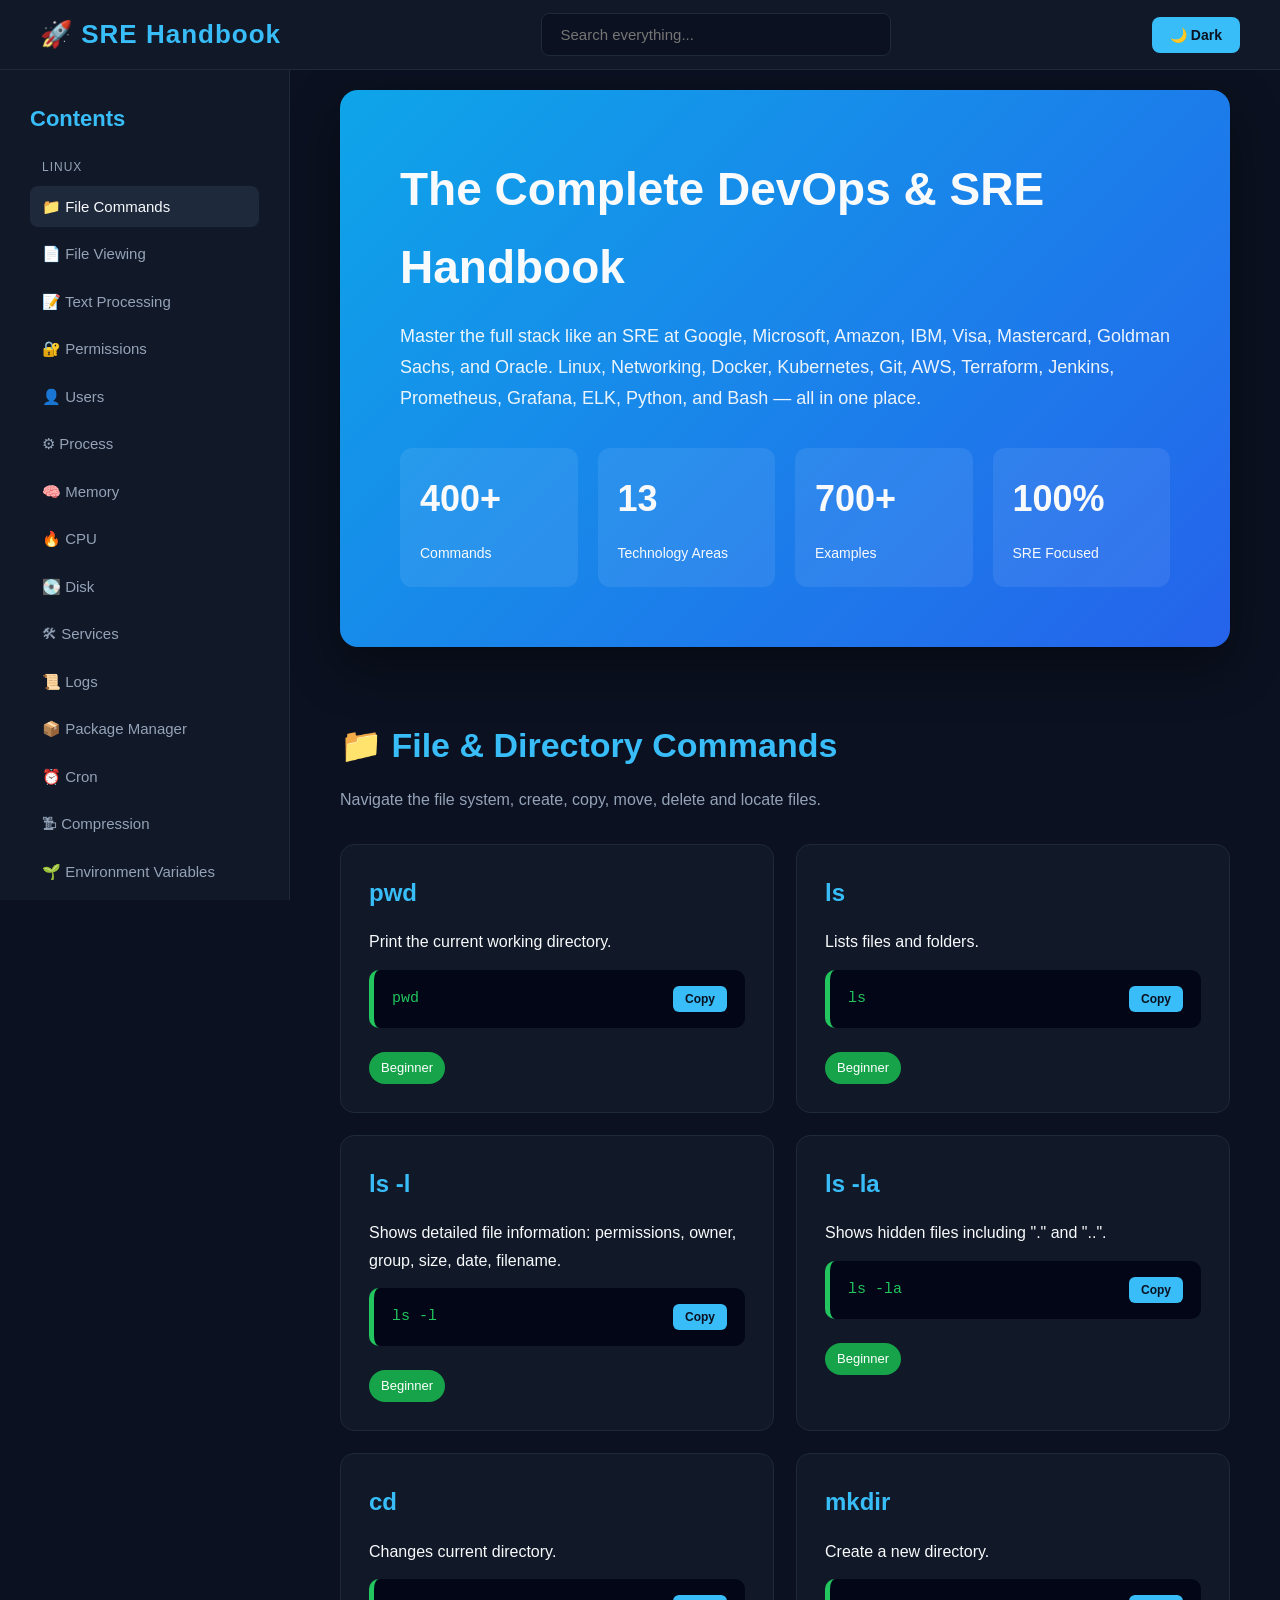
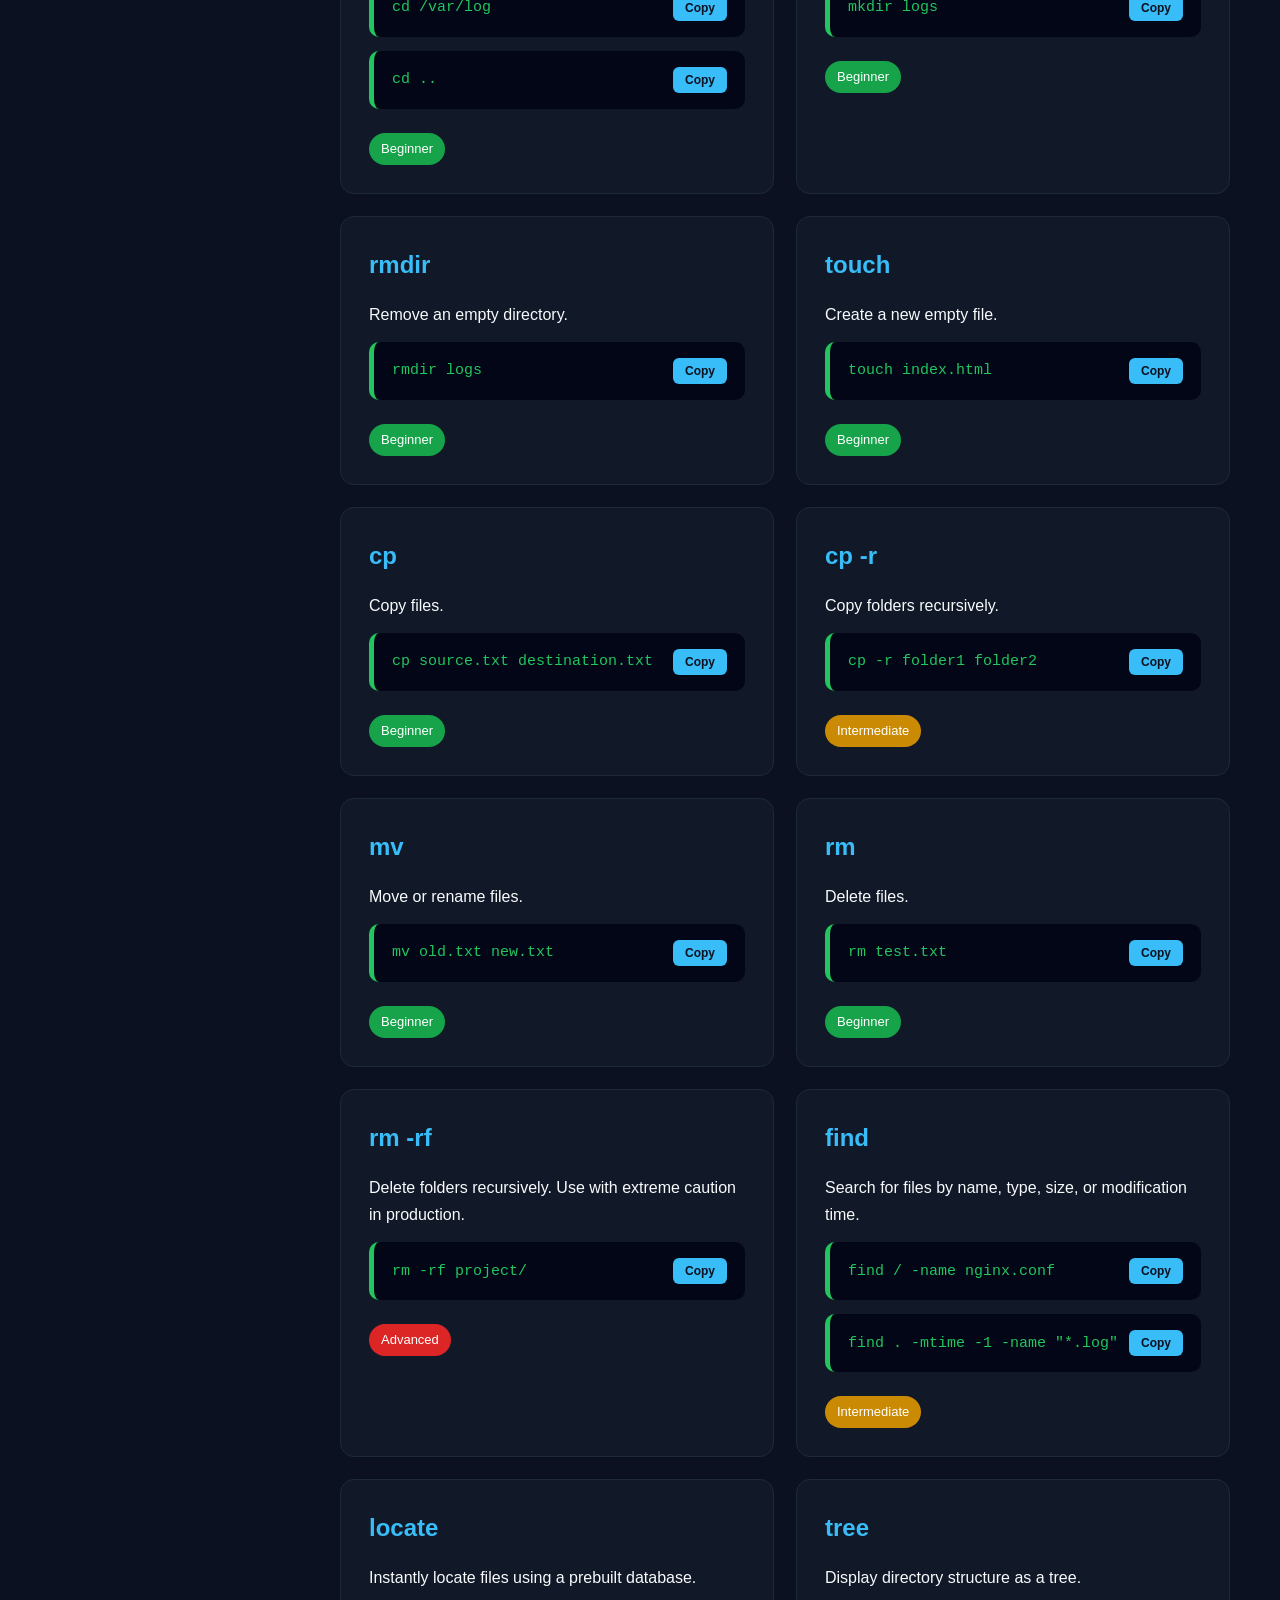
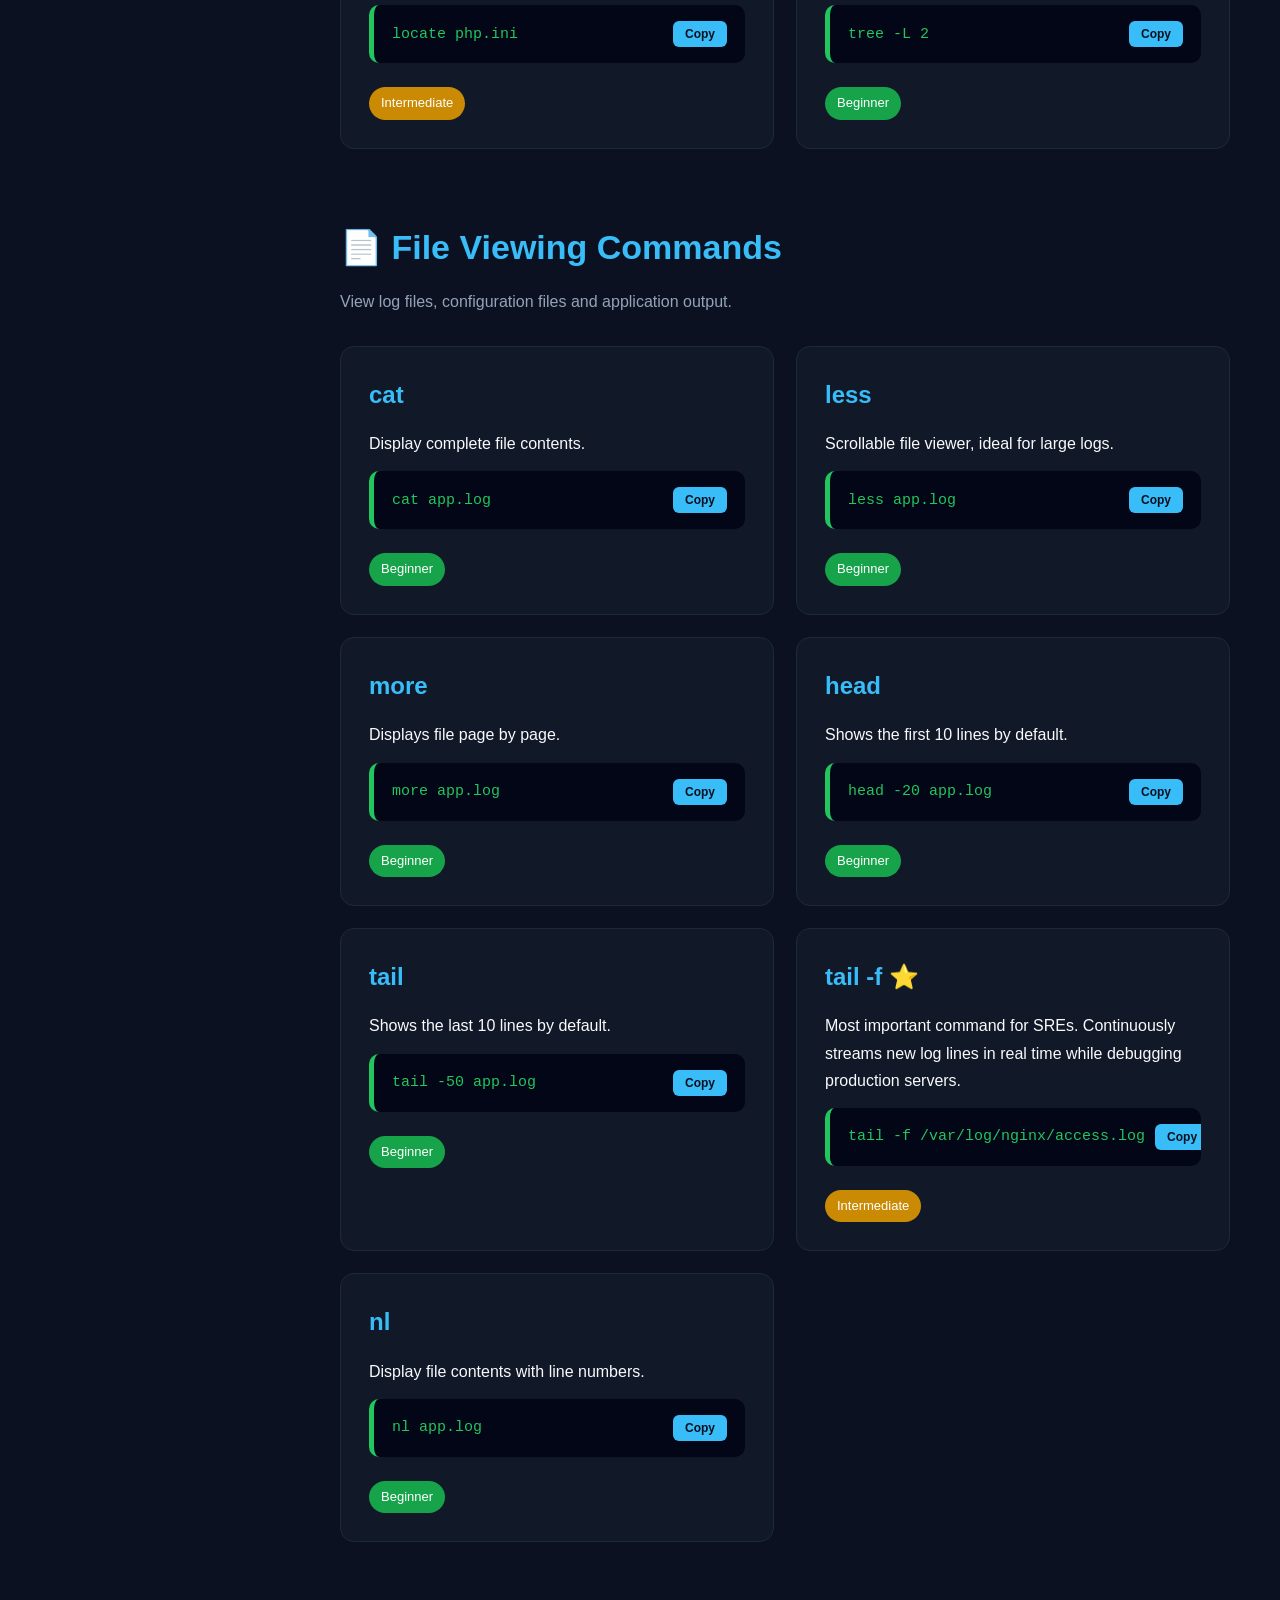
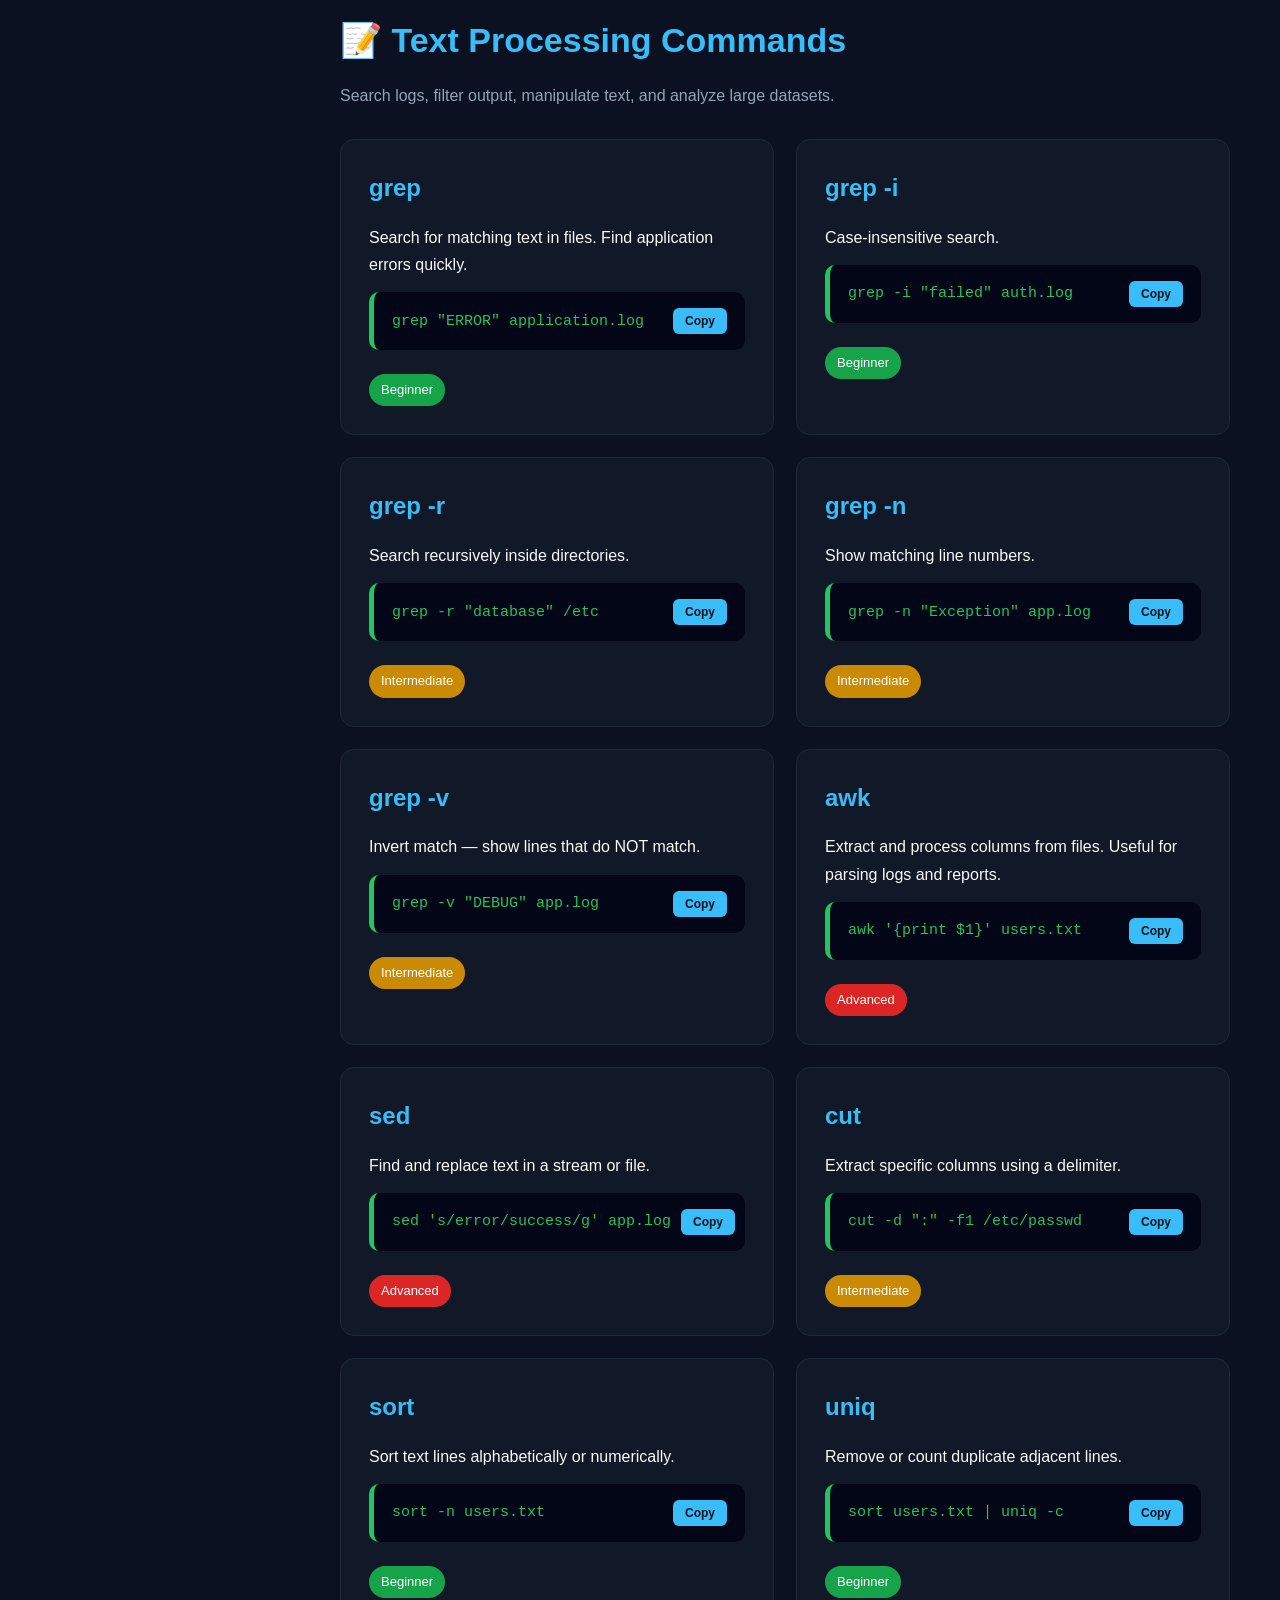
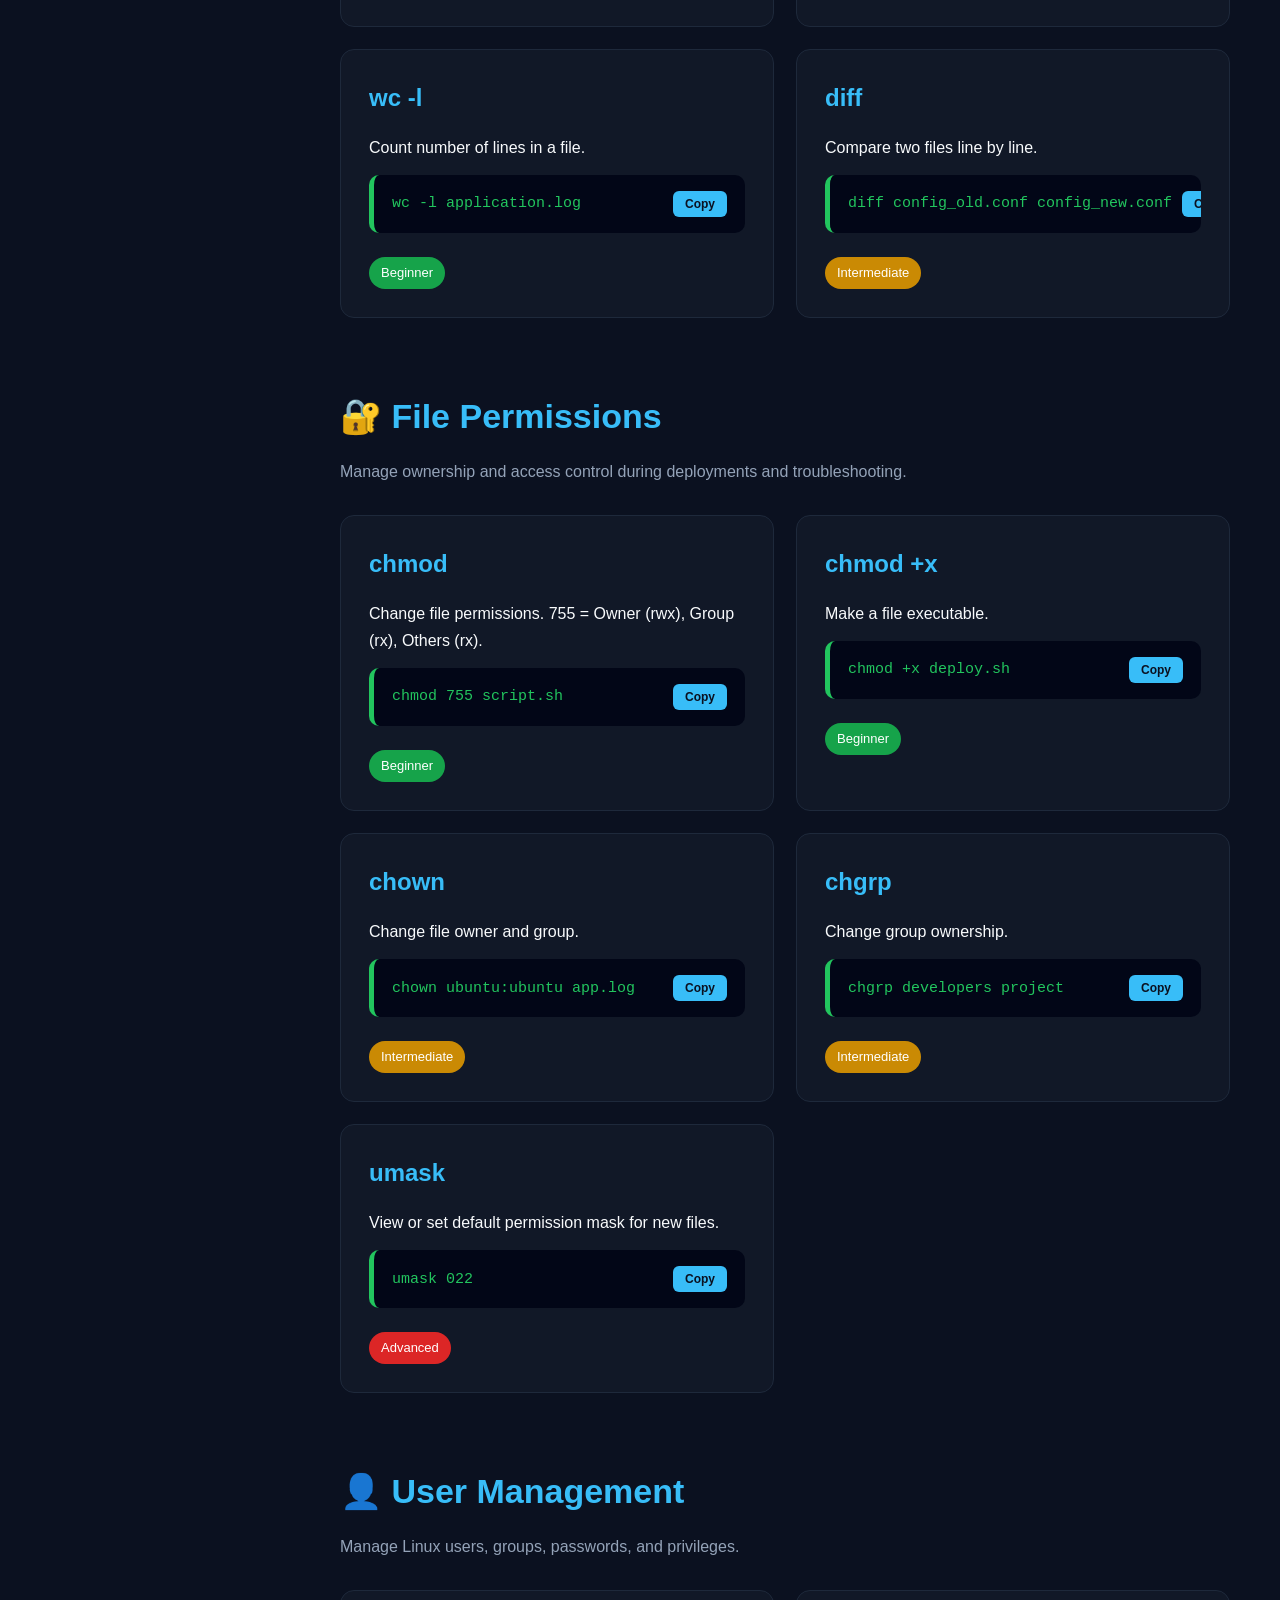
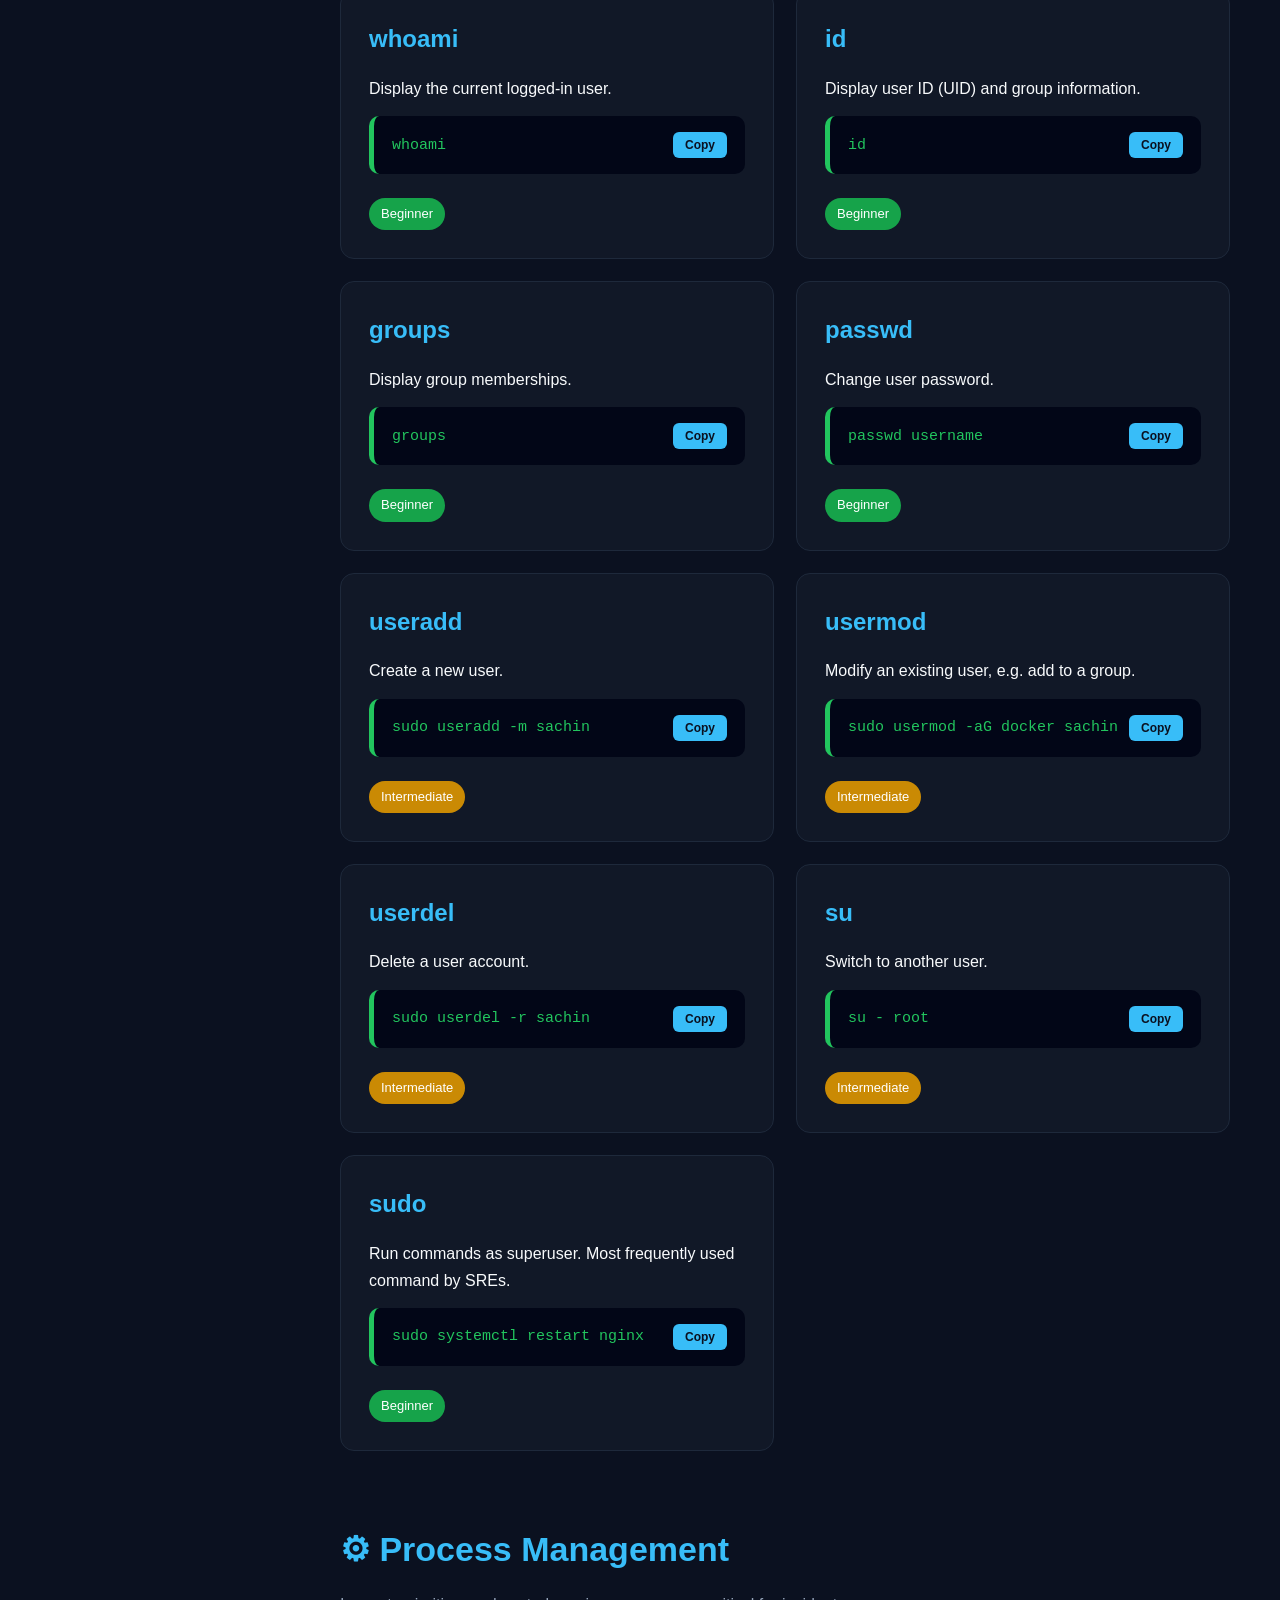
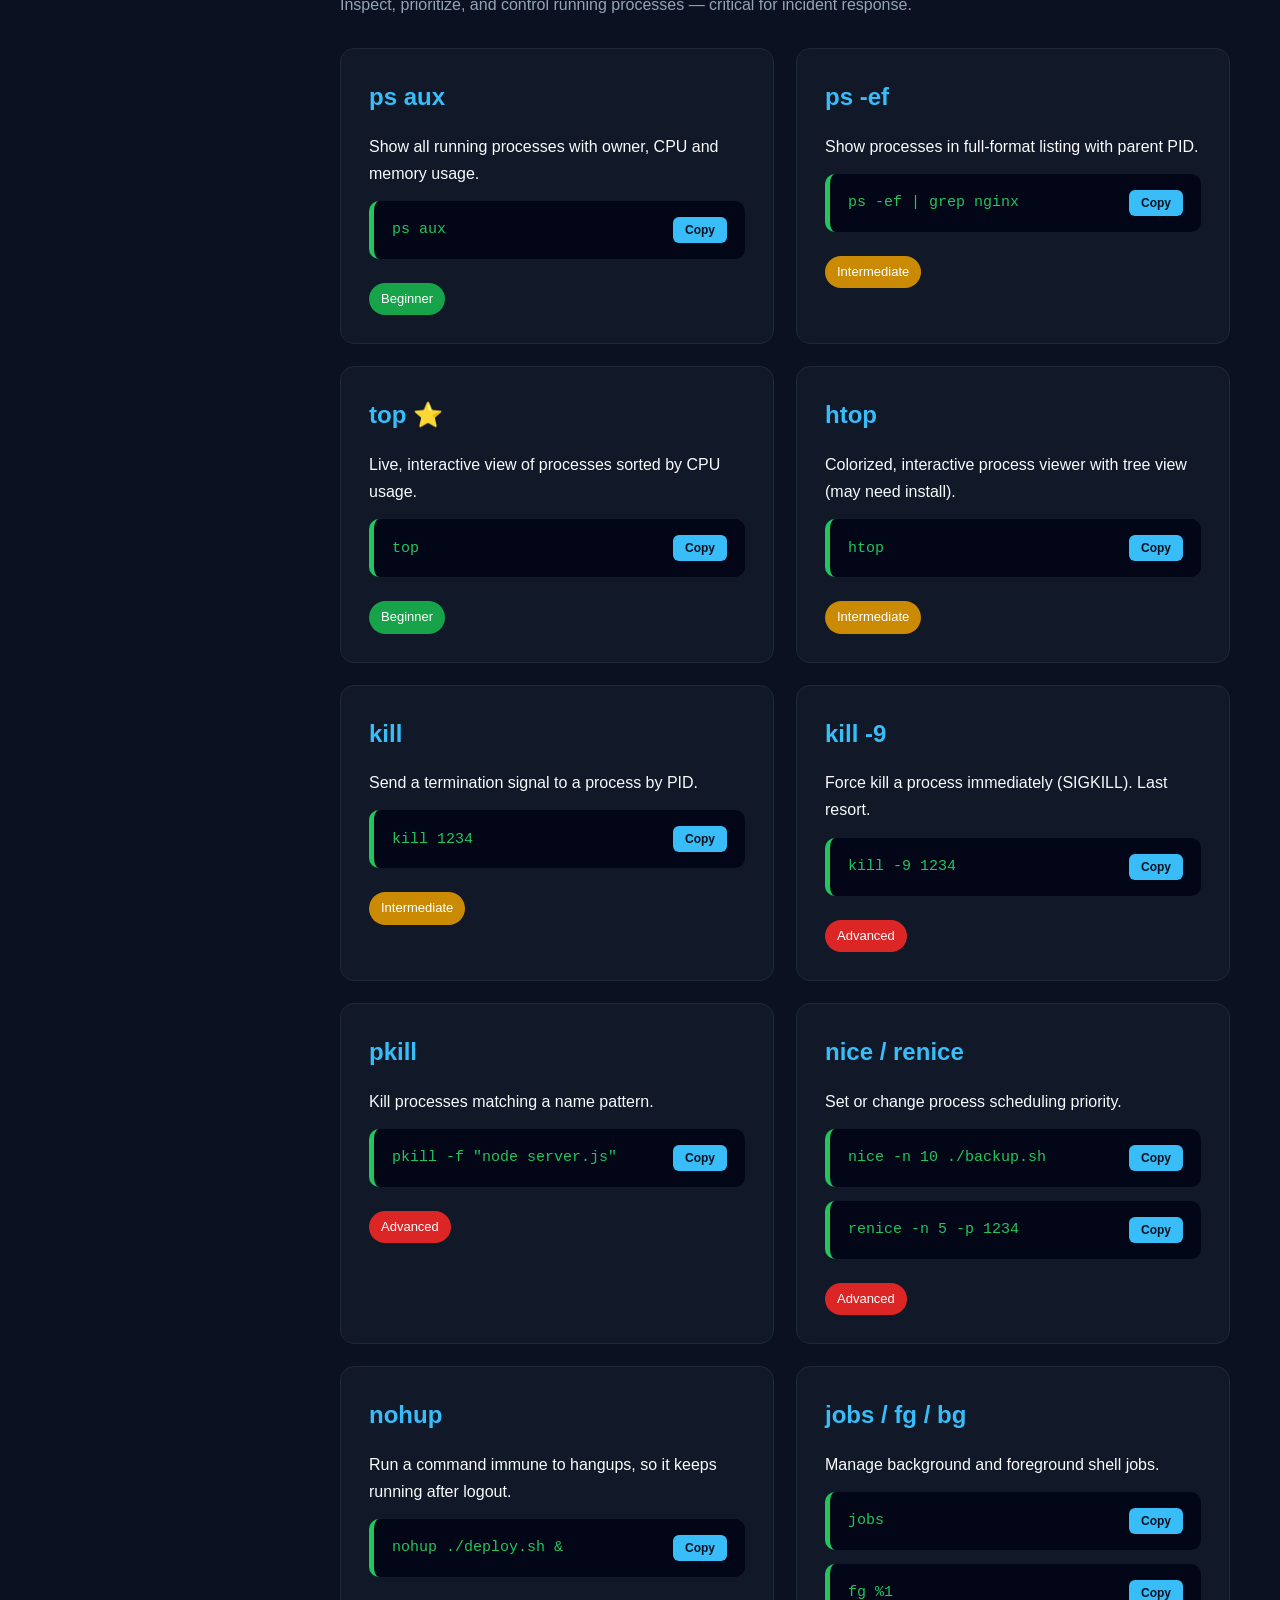
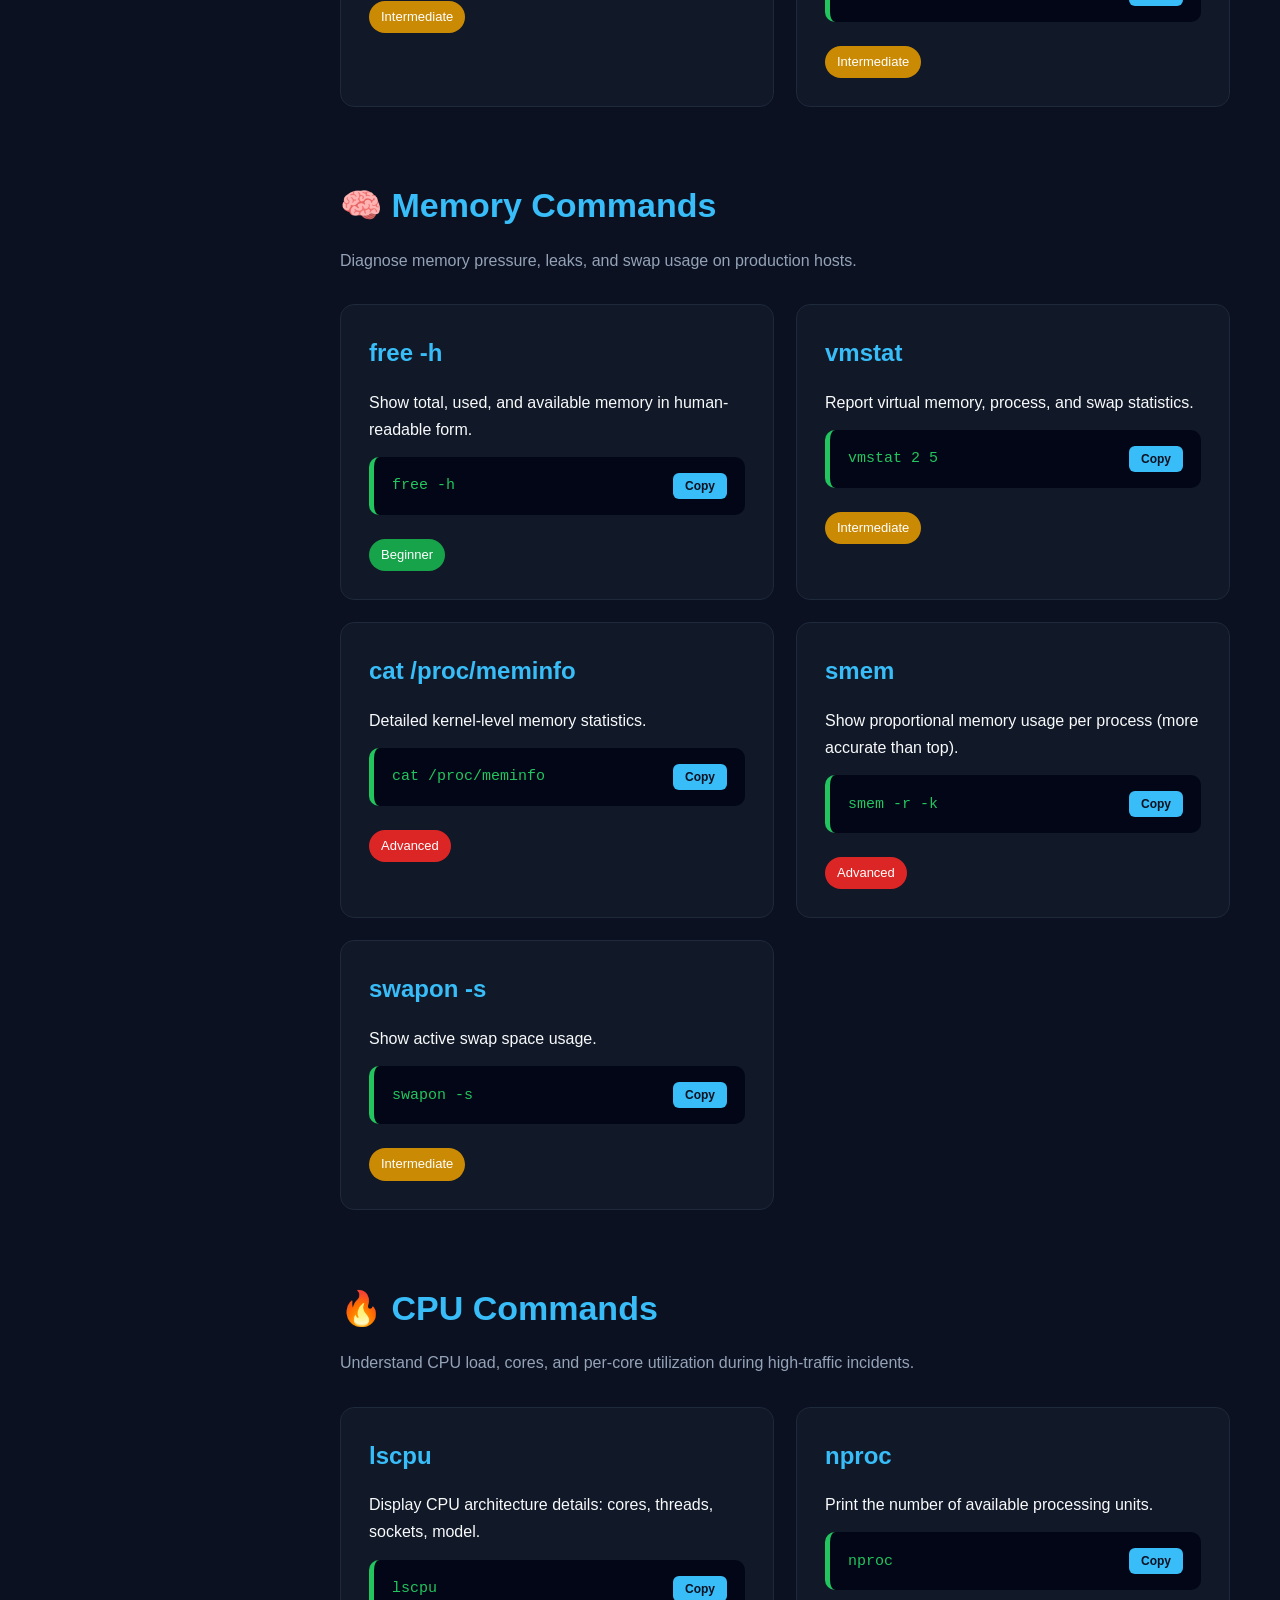
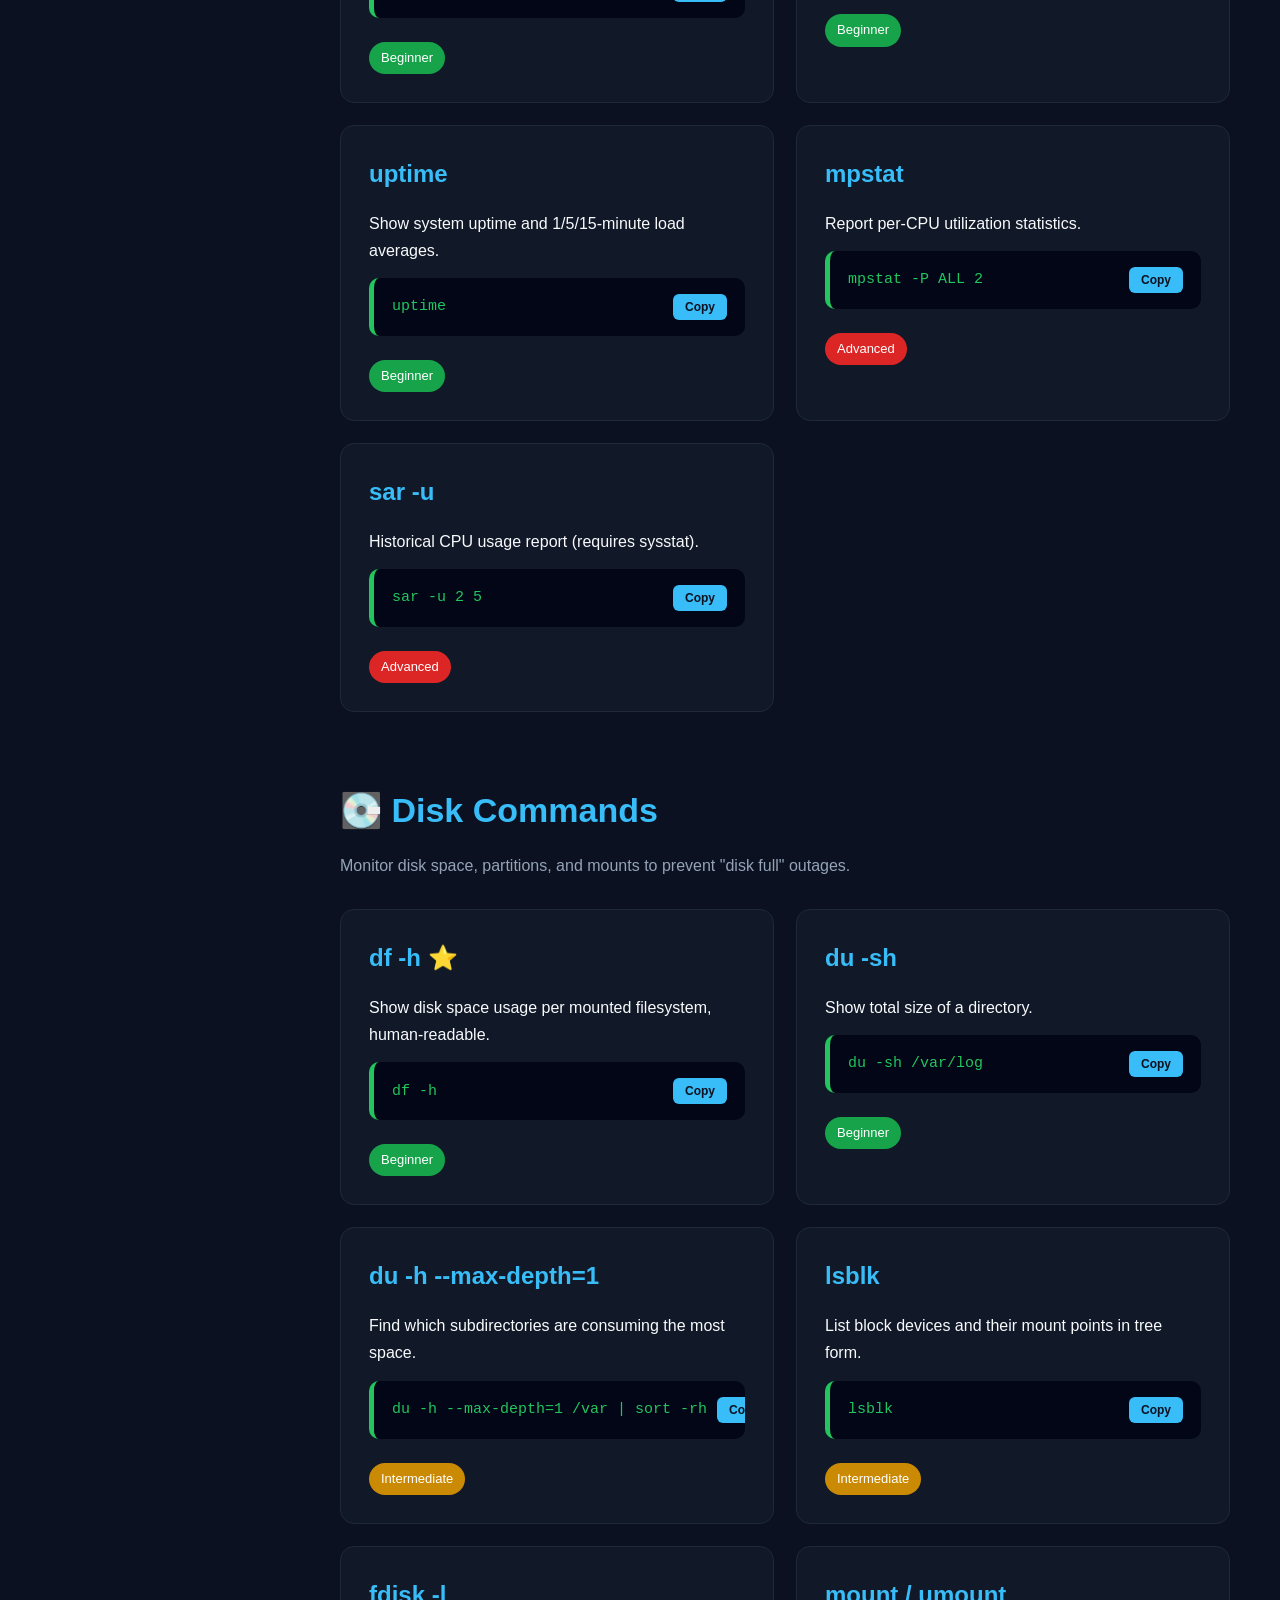
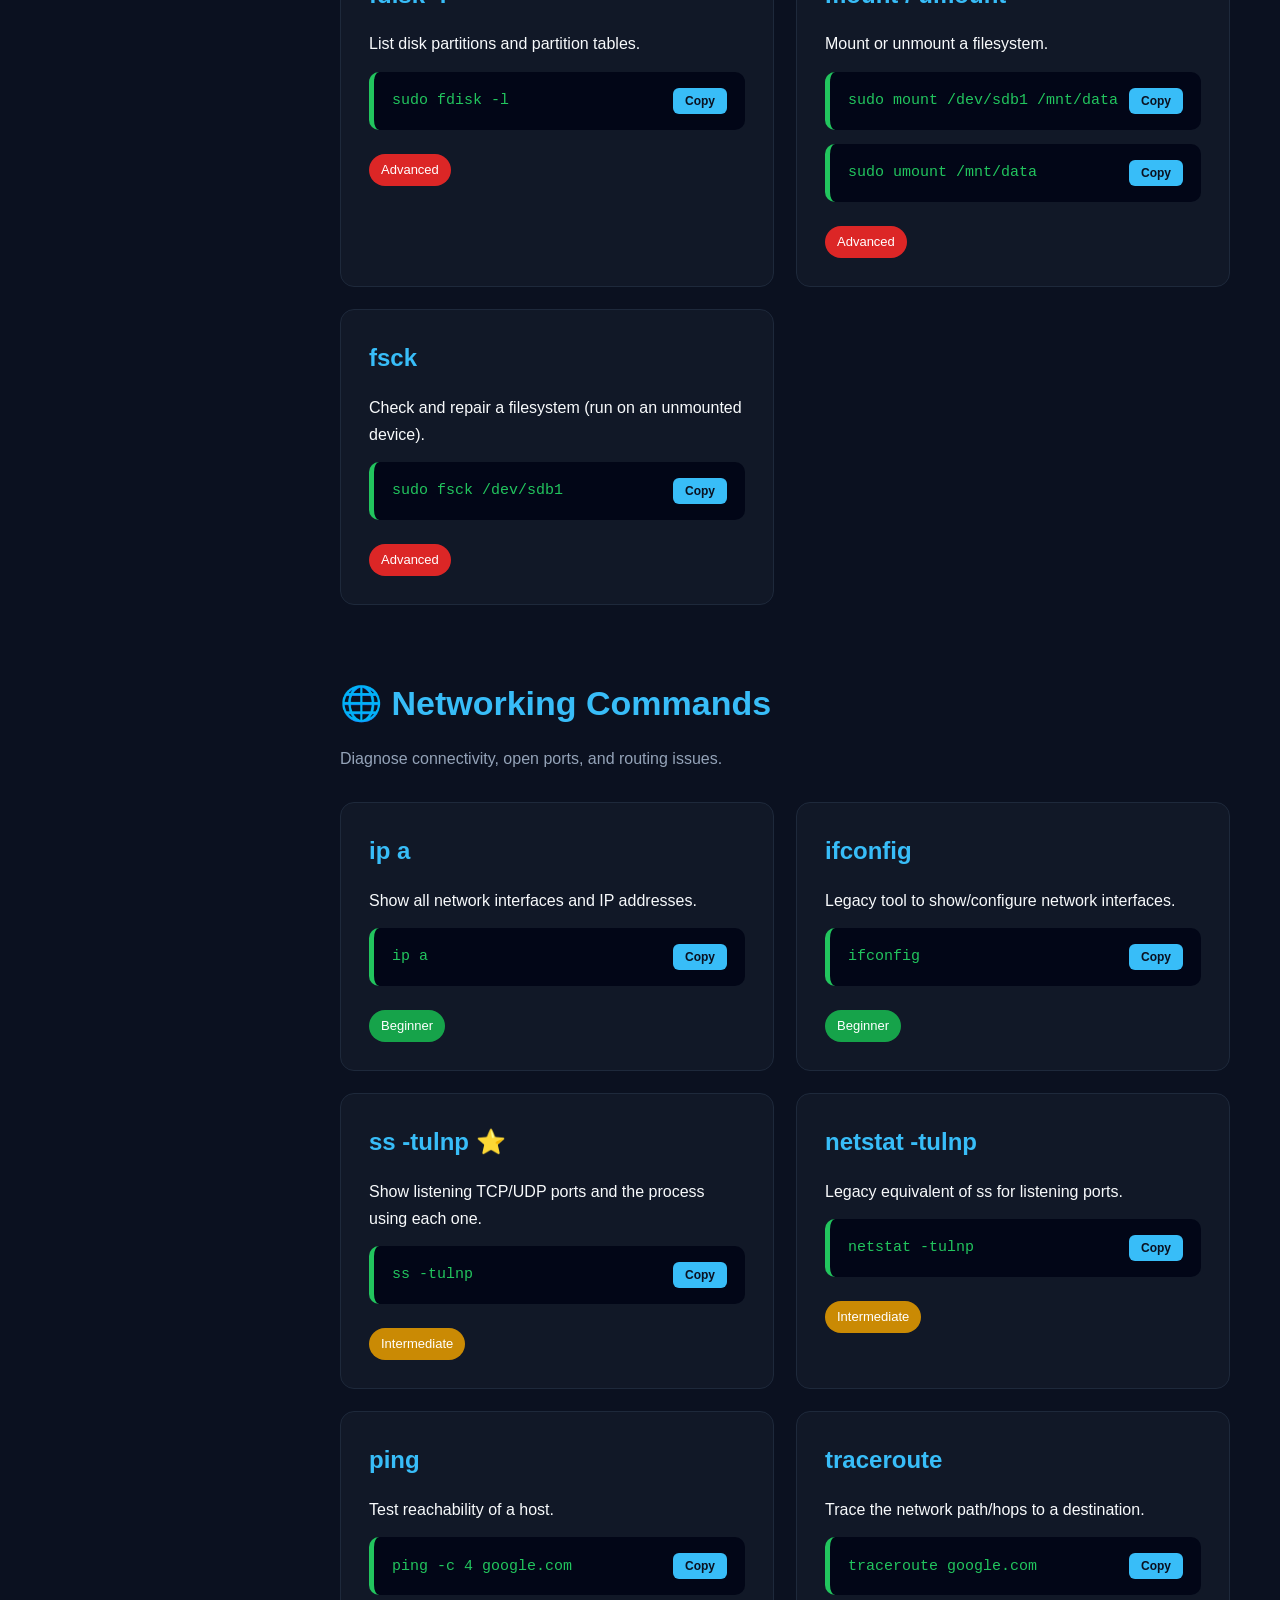
<file: SRE/index2.html>
<!DOCTYPE html>
<html lang="en">
<head>
<meta charset="UTF-8">
<meta http-equiv="X-UA-Compatible" content="IE=edge">
<meta name="viewport" content="width=device-width, initial-scale=1.0">
<title>SRE Handbook | Complete DevOps & SRE Command Reference</title>
<meta name="description" content="Complete DevOps & SRE Handbook. Linux, Networking, Docker, Kubernetes, Git, AWS, Terraform, Jenkins, Prometheus, Grafana, ELK, Python, Bash and more.">
<style>
*{margin:0;padding:0;box-sizing:border-box;}
html{scroll-behavior:smooth;}

:root{
  --bg:#0b1120;
  --bg-secondary:#111827;
  --bg-card:#111827;
  --border:#1e293b;
  --text:#f8fafc;
  --text-dim:#94a3b8;
  --accent:#38bdf8;
  --accent-contrast:#0b1120;
  --code-bg:#020617;
  --code-text:#22c55e;
  --shadow:rgba(0,0,0,.4);
  --hero-grad:linear-gradient(135deg,#0ea5e9,#2563eb);
  --stat-bg:rgba(255,255,255,.08);
}
body.light{
  --bg:#f1f5f9;
  --bg-secondary:#ffffff;
  --bg-card:#ffffff;
  --border:#e2e8f0;
  --text:#0f172a;
  --text-dim:#475569;
  --accent:#0284c7;
  --accent-contrast:#ffffff;
  --code-bg:#0f172a;
  --code-text:#4ade80;
  --shadow:rgba(15,23,42,.12);
  --hero-grad:linear-gradient(135deg,#38bdf8,#2563eb);
  --stat-bg:rgba(255,255,255,.25);
}

body{
  font-family:"Segoe UI",Roboto,Arial,sans-serif;
  background:var(--bg);
  color:var(--text);
  line-height:1.7;
  transition:background .25s ease,color .25s ease;
}

::-webkit-scrollbar{width:10px;}
::-webkit-scrollbar-track{background:var(--bg-secondary);}
::-webkit-scrollbar-thumb{background:var(--accent);border-radius:20px;}

header{
  position:fixed;top:0;left:0;right:0;height:70px;
  background:var(--bg-secondary);
  border-bottom:1px solid var(--border);
  display:flex;align-items:center;justify-content:space-between;
  padding:0 40px;z-index:999;backdrop-filter:blur(18px);
  gap:20px;
}
.logo{font-size:26px;font-weight:700;color:var(--accent);letter-spacing:1px;white-space:nowrap;}
.search{width:350px;position:relative;}
.search input{
  width:100%;padding:12px 18px;border:none;outline:none;border-radius:8px;
  background:var(--bg);color:var(--text);font-size:15px;border:1px solid var(--border);
}
.toggle{
  background:var(--accent);color:var(--accent-contrast);padding:10px 18px;
  border:none;border-radius:8px;cursor:pointer;font-weight:700;transition:.3s;font-size:14px;
}
.toggle:hover{transform:translateY(-2px);}

.sidebar{
  position:fixed;left:0;top:70px;width:290px;bottom:0;
  background:var(--bg-secondary);overflow:auto;
  border-right:1px solid var(--border);padding:30px;
}
.sidebar h3{margin-bottom:20px;color:var(--accent);font-size:22px;}
.sidebar .group-title{
  font-size:12px;text-transform:uppercase;letter-spacing:1px;color:var(--text-dim);
  margin:22px 0 8px;padding-left:12px;
}
.sidebar .group-title:first-of-type{margin-top:0;}
.sidebar ul{list-style:none;}
.sidebar li{margin-bottom:6px;}
.sidebar a{
  color:var(--text-dim);text-decoration:none;font-size:15px;display:block;
  padding:8px 12px;border-radius:8px;transition:.2s;
}
.sidebar a:hover,.sidebar a.active{background:var(--border);color:var(--text);}

main{
  margin-left:290px;padding-top:90px;padding-left:50px;padding-right:50px;padding-bottom:80px;
  max-width:1400px;
}

.hero{
  background:var(--hero-grad);padding:60px;border-radius:18px;margin-bottom:45px;
  box-shadow:0 20px 50px var(--shadow);color:#f8fafc;
}
.hero h1{font-size:46px;margin-bottom:15px;}
.hero p{font-size:18px;max-width:900px;opacity:.95;}
.hero-grid{display:grid;grid-template-columns:repeat(4,1fr);gap:20px;margin-top:35px;}
.stat{background:var(--stat-bg);padding:20px;border-radius:12px;}
.stat h2{font-size:36px;margin-bottom:10px;}
.stat span{font-size:14px;}

.section{margin-top:70px;}
.section-title{font-size:34px;margin-bottom:12px;color:var(--accent);}
.section-desc{margin-bottom:30px;color:var(--text-dim);}

.card-grid{display:grid;grid-template-columns:repeat(auto-fill,minmax(340px,1fr));gap:22px;}

.card{
  background:var(--bg-card);border:1px solid var(--border);border-radius:14px;
  padding:28px;margin-bottom:0;transition:.3s;
}
.card:hover{transform:translateY(-5px);border-color:var(--accent);box-shadow:0 15px 40px var(--shadow);}
.card h3{margin-bottom:15px;font-size:24px;color:var(--accent);}
.card p{color:var(--text);margin-bottom:8px;}
.card ul{margin:10px 0 10px 20px;color:var(--text-dim);}

.command{
  background:var(--code-bg);padding:16px 18px;border-radius:10px;
  font-family:Consolas,Monaco,monospace;overflow:auto;margin:14px 0;
  border-left:5px solid #22c55e;position:relative;display:flex;
  align-items:center;justify-content:space-between;gap:10px;
}
.command::-webkit-scrollbar{height:6px;}
.command::-webkit-scrollbar-track{background:#1e293b;border-radius:10px;}
.command::-webkit-scrollbar-thumb{background:#64748b;border-radius:10px;}
.command::-webkit-scrollbar-thumb:hover{background:#94a3b8;}
.command code{font-size:15px;color:var(--code-text);white-space:pre;}
.copy{
  padding:6px 12px;background:var(--accent);color:var(--accent-contrast);border:none;
  border-radius:6px;font-weight:bold;cursor:pointer;font-size:12px;flex-shrink:0;
}
.copy:hover{opacity:.85;}
.copy.copied{background:#22c55e;}

.badge{display:inline-block;padding:5px 12px;border-radius:50px;font-size:13px;margin-right:10px;margin-top:10px;color:#fff;}
.beginner{background:#16a34a;}
.intermediate{background:#ca8a04;}
.advanced{background:#dc2626;}

.workflow-list{margin:12px 0 12px 20px;}
.workflow-list li{margin-bottom:10px;color:var(--text-dim);}

.cheat-table{width:100%;border-collapse:collapse;margin-top:10px;}
.cheat-table th,.cheat-table td{
  text-align:left;padding:12px 14px;border-bottom:1px solid var(--border);font-size:14px;
}
.cheat-table th{color:var(--accent);}
.cheat-table td:first-child{font-family:Consolas,monospace;color:var(--code-text);white-space:nowrap;}

footer{margin-top:100px;text-align:center;padding:50px;border-top:1px solid var(--border);color:var(--text-dim);}

.hidden-card{display:none !important;}
.no-results{display:none;color:var(--text-dim);font-size:16px;padding:20px 0;}
.no-results.show{display:block;}

@media(max-width:1100px){
  .sidebar{display:none;}
  main{margin-left:0;padding:100px 20px;}
  .hero-grid{grid-template-columns:repeat(2,1fr);}
  .search{display:none;}
}
@media(max-width:700px){
  .hero{padding:35px;}
  .hero h1{font-size:34px;}
  .hero-grid{grid-template-columns:1fr;}
  header{padding:15px;}
  .logo{font-size:18px;}
  .toggle{padding:8px 12px;font-size:13px;}
}
</style>
</head>
<body>
<header>
  <div class="logo">🚀 SRE Handbook</div>
  <div class="search">
    <input type="text" id="searchBox" placeholder="Search everything...">
  </div>
  <button class="toggle" id="themeToggle">🌙 Dark</button>
</header>

<aside class="sidebar">
  <h3>Contents</h3>

  <div class="group-title">Linux</div>
  <ul>
    <li><a href="#file">📁 File Commands</a></li>
    <li><a href="#view">📄 File Viewing</a></li>
    <li><a href="#text">📝 Text Processing</a></li>
    <li><a href="#permission">🔐 Permissions</a></li>
    <li><a href="#users">👤 Users</a></li>
    <li><a href="#process">⚙ Process</a></li>
    <li><a href="#memory">🧠 Memory</a></li>
    <li><a href="#cpu">🔥 CPU</a></li>
    <li><a href="#disk">💽 Disk</a></li>
    <li><a href="#services">🛠 Services</a></li>
    <li><a href="#logs">📜 Logs</a></li>
    <li><a href="#package">📦 Package Manager</a></li>
    <li><a href="#cron">⏰ Cron</a></li>
    <li><a href="#compression">🗜 Compression</a></li>
    <li><a href="#env">🌱 Environment Variables</a></li>
    <li><a href="#performance">📈 Performance</a></li>
  </ul>

  <div class="group-title">Networking</div>
  <ul>
    <li><a href="#network">🌐 Networking</a></li>
    <li><a href="#dns">🌍 DNS</a></li>
    <li><a href="#ssh">🔑 SSH</a></li>
    <li><a href="#curl">🌍 Curl & APIs</a></li>
  </ul>

  <div class="group-title">Containers & Orchestration</div>
  <ul>
    <li><a href="#docker">🐳 Docker</a></li>
    <li><a href="#kubernetes">☸ Kubernetes</a></li>
  </ul>

  <div class="group-title">Version Control</div>
  <ul>
    <li><a href="#git">🌿 Git</a></li>
  </ul>

  <div class="group-title">Cloud</div>
  <ul>
    <li><a href="#aws">☁ AWS</a></li>
  </ul>

  <div class="group-title">Infrastructure as Code</div>
  <ul>
    <li><a href="#terraform">🌍 Terraform</a></li>
  </ul>

  <div class="group-title">CI/CD</div>
  <ul>
    <li><a href="#jenkins">🤖 Jenkins</a></li>
  </ul>

  <div class="group-title">Observability</div>
  <ul>
    <li><a href="#prometheus">📡 Prometheus</a></li>
    <li><a href="#grafana">📊 Grafana</a></li>
    <li><a href="#elk">🔍 ELK Stack</a></li>
  </ul>

  <div class="group-title">Scripting</div>
  <ul>
    <li><a href="#python">🐍 Python</a></li>
    <li><a href="#bash">💻 Bash Scripting</a></li>
  </ul>

  <div class="group-title">SRE Practice</div>
  <ul>
    <li><a href="#workflow">🚨 SRE Workflow</a></li>
    <li><a href="#cheatsheet">📘 Cheat Sheet</a></li>
  </ul>
</aside>

<main>
  <section class="hero">
    <h1>The Complete DevOps & SRE Handbook</h1>
    <p>
      Master the full stack like an SRE at Google, Microsoft, Amazon, IBM, Visa,
      Mastercard, Goldman Sachs, and Oracle. Linux, Networking, Docker, Kubernetes,
      Git, AWS, Terraform, Jenkins, Prometheus, Grafana, ELK, Python, and Bash —
      all in one place.
    </p>
    <div class="hero-grid">
      <div class="stat"><h2>400+</h2><span>Commands</span></div>
      <div class="stat"><h2>13</h2><span>Technology Areas</span></div>
      <div class="stat"><h2>700+</h2><span>Examples</span></div>
      <div class="stat"><h2>100%</h2><span>SRE Focused</span></div>
    </div>
  </section>

  <div id="noResults" class="no-results">No commands match your search. Try a different keyword.</div>

  <!-- FILE & DIRECTORY COMMANDS -->
  <section class="section" id="file">
    <h2 class="section-title">📁 File & Directory Commands</h2>
    <p class="section-desc">Navigate the file system, create, copy, move, delete and locate files.</p>
    <div class="card-grid">
      <div class="card"><h3>pwd</h3><p>Print the current working directory.</p>
        <div class="command"><code>pwd</code><button class="copy">Copy</button></div>
        <span class="badge beginner">Beginner</span></div>
      <div class="card"><h3>ls</h3><p>Lists files and folders.</p>
        <div class="command"><code>ls</code><button class="copy">Copy</button></div>
        <span class="badge beginner">Beginner</span></div>
      <div class="card"><h3>ls -l</h3><p>Shows detailed file information: permissions, owner, group, size, date, filename.</p>
        <div class="command"><code>ls -l</code><button class="copy">Copy</button></div>
        <span class="badge beginner">Beginner</span></div>
      <div class="card"><h3>ls -la</h3><p>Shows hidden files including "." and "..".</p>
        <div class="command"><code>ls -la</code><button class="copy">Copy</button></div>
        <span class="badge beginner">Beginner</span></div>
      <div class="card"><h3>cd</h3><p>Changes current directory.</p>
        <div class="command"><code>cd /var/log</code><button class="copy">Copy</button></div>
        <div class="command"><code>cd ..</code><button class="copy">Copy</button></div>
        <span class="badge beginner">Beginner</span></div>
      <div class="card"><h3>mkdir</h3><p>Create a new directory.</p>
        <div class="command"><code>mkdir logs</code><button class="copy">Copy</button></div>
        <span class="badge beginner">Beginner</span></div>
      <div class="card"><h3>rmdir</h3><p>Remove an empty directory.</p>
        <div class="command"><code>rmdir logs</code><button class="copy">Copy</button></div>
        <span class="badge beginner">Beginner</span></div>
      <div class="card"><h3>touch</h3><p>Create a new empty file.</p>
        <div class="command"><code>touch index.html</code><button class="copy">Copy</button></div>
        <span class="badge beginner">Beginner</span></div>
      <div class="card"><h3>cp</h3><p>Copy files.</p>
        <div class="command"><code>cp source.txt destination.txt</code><button class="copy">Copy</button></div>
        <span class="badge beginner">Beginner</span></div>
      <div class="card"><h3>cp -r</h3><p>Copy folders recursively.</p>
        <div class="command"><code>cp -r folder1 folder2</code><button class="copy">Copy</button></div>
        <span class="badge intermediate">Intermediate</span></div>
      <div class="card"><h3>mv</h3><p>Move or rename files.</p>
        <div class="command"><code>mv old.txt new.txt</code><button class="copy">Copy</button></div>
        <span class="badge beginner">Beginner</span></div>
      <div class="card"><h3>rm</h3><p>Delete files.</p>
        <div class="command"><code>rm test.txt</code><button class="copy">Copy</button></div>
        <span class="badge beginner">Beginner</span></div>
      <div class="card"><h3>rm -rf</h3><p>Delete folders recursively. Use with extreme caution in production.</p>
        <div class="command"><code>rm -rf project/</code><button class="copy">Copy</button></div>
        <span class="badge advanced">Advanced</span></div>
      <div class="card"><h3>find</h3><p>Search for files by name, type, size, or modification time.</p>
        <div class="command"><code>find / -name nginx.conf</code><button class="copy">Copy</button></div>
        <div class="command"><code>find . -mtime -1 -name "*.log"</code><button class="copy">Copy</button></div>
        <span class="badge intermediate">Intermediate</span></div>
      <div class="card"><h3>locate</h3><p>Instantly locate files using a prebuilt database.</p>
        <div class="command"><code>locate php.ini</code><button class="copy">Copy</button></div>
        <span class="badge intermediate">Intermediate</span></div>
      <div class="card"><h3>tree</h3><p>Display directory structure as a tree.</p>
        <div class="command"><code>tree -L 2</code><button class="copy">Copy</button></div>
        <span class="badge beginner">Beginner</span></div>
    </div>
  </section>

  <!-- FILE VIEWING -->
  <section class="section" id="view">
    <h2 class="section-title">📄 File Viewing Commands</h2>
    <p class="section-desc">View log files, configuration files and application output.</p>
    <div class="card-grid">
      <div class="card"><h3>cat</h3><p>Display complete file contents.</p>
        <div class="command"><code>cat app.log</code><button class="copy">Copy</button></div>
        <span class="badge beginner">Beginner</span></div>
      <div class="card"><h3>less</h3><p>Scrollable file viewer, ideal for large logs.</p>
        <div class="command"><code>less app.log</code><button class="copy">Copy</button></div>
        <span class="badge beginner">Beginner</span></div>
      <div class="card"><h3>more</h3><p>Displays file page by page.</p>
        <div class="command"><code>more app.log</code><button class="copy">Copy</button></div>
        <span class="badge beginner">Beginner</span></div>
      <div class="card"><h3>head</h3><p>Shows the first 10 lines by default.</p>
        <div class="command"><code>head -20 app.log</code><button class="copy">Copy</button></div>
        <span class="badge beginner">Beginner</span></div>
      <div class="card"><h3>tail</h3><p>Shows the last 10 lines by default.</p>
        <div class="command"><code>tail -50 app.log</code><button class="copy">Copy</button></div>
        <span class="badge beginner">Beginner</span></div>
      <div class="card"><h3>tail -f ⭐</h3><p>Most important command for SREs. Continuously streams new log lines in real time while debugging production servers.</p>
        <div class="command"><code>tail -f /var/log/nginx/access.log</code><button class="copy">Copy</button></div>
        <span class="badge intermediate">Intermediate</span></div>
      <div class="card"><h3>nl</h3><p>Display file contents with line numbers.</p>
        <div class="command"><code>nl app.log</code><button class="copy">Copy</button></div>
        <span class="badge beginner">Beginner</span></div>
    </div>
  </section>

  <!-- TEXT PROCESSING -->
  <section class="section" id="text">
    <h2 class="section-title">📝 Text Processing Commands</h2>
    <p class="section-desc">Search logs, filter output, manipulate text, and analyze large datasets.</p>
    <div class="card-grid">
      <div class="card"><h3>grep</h3><p>Search for matching text in files. Find application errors quickly.</p>
        <div class="command"><code>grep "ERROR" application.log</code><button class="copy">Copy</button></div>
        <span class="badge beginner">Beginner</span></div>
      <div class="card"><h3>grep -i</h3><p>Case-insensitive search.</p>
        <div class="command"><code>grep -i "failed" auth.log</code><button class="copy">Copy</button></div>
        <span class="badge beginner">Beginner</span></div>
      <div class="card"><h3>grep -r</h3><p>Search recursively inside directories.</p>
        <div class="command"><code>grep -r "database" /etc</code><button class="copy">Copy</button></div>
        <span class="badge intermediate">Intermediate</span></div>
      <div class="card"><h3>grep -n</h3><p>Show matching line numbers.</p>
        <div class="command"><code>grep -n "Exception" app.log</code><button class="copy">Copy</button></div>
        <span class="badge intermediate">Intermediate</span></div>
      <div class="card"><h3>grep -v</h3><p>Invert match — show lines that do NOT match.</p>
        <div class="command"><code>grep -v "DEBUG" app.log</code><button class="copy">Copy</button></div>
        <span class="badge intermediate">Intermediate</span></div>
      <div class="card"><h3>awk</h3><p>Extract and process columns from files. Useful for parsing logs and reports.</p>
        <div class="command"><code>awk '{print $1}' users.txt</code><button class="copy">Copy</button></div>
        <span class="badge advanced">Advanced</span></div>
      <div class="card"><h3>sed</h3><p>Find and replace text in a stream or file.</p>
        <div class="command"><code>sed 's/error/success/g' app.log</code><button class="copy">Copy</button></div>
        <span class="badge advanced">Advanced</span></div>
      <div class="card"><h3>cut</h3><p>Extract specific columns using a delimiter.</p>
        <div class="command"><code>cut -d ":" -f1 /etc/passwd</code><button class="copy">Copy</button></div>
        <span class="badge intermediate">Intermediate</span></div>
      <div class="card"><h3>sort</h3><p>Sort text lines alphabetically or numerically.</p>
        <div class="command"><code>sort -n users.txt</code><button class="copy">Copy</button></div>
        <span class="badge beginner">Beginner</span></div>
      <div class="card"><h3>uniq</h3><p>Remove or count duplicate adjacent lines.</p>
        <div class="command"><code>sort users.txt | uniq -c</code><button class="copy">Copy</button></div>
        <span class="badge beginner">Beginner</span></div>
      <div class="card"><h3>wc -l</h3><p>Count number of lines in a file.</p>
        <div class="command"><code>wc -l application.log</code><button class="copy">Copy</button></div>
        <span class="badge beginner">Beginner</span></div>
      <div class="card"><h3>diff</h3><p>Compare two files line by line.</p>
        <div class="command"><code>diff config_old.conf config_new.conf</code><button class="copy">Copy</button></div>
        <span class="badge intermediate">Intermediate</span></div>
    </div>
  </section>

  <!-- PERMISSIONS -->
  <section class="section" id="permission">
    <h2 class="section-title">🔐 File Permissions</h2>
    <p class="section-desc">Manage ownership and access control during deployments and troubleshooting.</p>
    <div class="card-grid">
      <div class="card"><h3>chmod</h3><p>Change file permissions. 755 = Owner (rwx), Group (rx), Others (rx).</p>
        <div class="command"><code>chmod 755 script.sh</code><button class="copy">Copy</button></div>
        <span class="badge beginner">Beginner</span></div>
      <div class="card"><h3>chmod +x</h3><p>Make a file executable.</p>
        <div class="command"><code>chmod +x deploy.sh</code><button class="copy">Copy</button></div>
        <span class="badge beginner">Beginner</span></div>
      <div class="card"><h3>chown</h3><p>Change file owner and group.</p>
        <div class="command"><code>chown ubuntu:ubuntu app.log</code><button class="copy">Copy</button></div>
        <span class="badge intermediate">Intermediate</span></div>
      <div class="card"><h3>chgrp</h3><p>Change group ownership.</p>
        <div class="command"><code>chgrp developers project</code><button class="copy">Copy</button></div>
        <span class="badge intermediate">Intermediate</span></div>
      <div class="card"><h3>umask</h3><p>View or set default permission mask for new files.</p>
        <div class="command"><code>umask 022</code><button class="copy">Copy</button></div>
        <span class="badge advanced">Advanced</span></div>
    </div>
  </section>

  <!-- USERS -->
  <section class="section" id="users">
    <h2 class="section-title">👤 User Management</h2>
    <p class="section-desc">Manage Linux users, groups, passwords, and privileges.</p>
    <div class="card-grid">
      <div class="card"><h3>whoami</h3><p>Display the current logged-in user.</p>
        <div class="command"><code>whoami</code><button class="copy">Copy</button></div>
        <span class="badge beginner">Beginner</span></div>
      <div class="card"><h3>id</h3><p>Display user ID (UID) and group information.</p>
        <div class="command"><code>id</code><button class="copy">Copy</button></div>
        <span class="badge beginner">Beginner</span></div>
      <div class="card"><h3>groups</h3><p>Display group memberships.</p>
        <div class="command"><code>groups</code><button class="copy">Copy</button></div>
        <span class="badge beginner">Beginner</span></div>
      <div class="card"><h3>passwd</h3><p>Change user password.</p>
        <div class="command"><code>passwd username</code><button class="copy">Copy</button></div>
        <span class="badge beginner">Beginner</span></div>
      <div class="card"><h3>useradd</h3><p>Create a new user.</p>
        <div class="command"><code>sudo useradd -m sachin</code><button class="copy">Copy</button></div>
        <span class="badge intermediate">Intermediate</span></div>
      <div class="card"><h3>usermod</h3><p>Modify an existing user, e.g. add to a group.</p>
        <div class="command"><code>sudo usermod -aG docker sachin</code><button class="copy">Copy</button></div>
        <span class="badge intermediate">Intermediate</span></div>
      <div class="card"><h3>userdel</h3><p>Delete a user account.</p>
        <div class="command"><code>sudo userdel -r sachin</code><button class="copy">Copy</button></div>
        <span class="badge intermediate">Intermediate</span></div>
      <div class="card"><h3>su</h3><p>Switch to another user.</p>
        <div class="command"><code>su - root</code><button class="copy">Copy</button></div>
        <span class="badge intermediate">Intermediate</span></div>
      <div class="card"><h3>sudo</h3><p>Run commands as superuser. Most frequently used command by SREs.</p>
        <div class="command"><code>sudo systemctl restart nginx</code><button class="copy">Copy</button></div>
        <span class="badge beginner">Beginner</span></div>
    </div>
  </section>

  <!-- PROCESS -->
  <section class="section" id="process">
    <h2 class="section-title">⚙ Process Management</h2>
    <p class="section-desc">Inspect, prioritize, and control running processes — critical for incident response.</p>
    <div class="card-grid">
      <div class="card"><h3>ps aux</h3><p>Show all running processes with owner, CPU and memory usage.</p>
        <div class="command"><code>ps aux</code><button class="copy">Copy</button></div>
        <span class="badge beginner">Beginner</span></div>
      <div class="card"><h3>ps -ef</h3><p>Show processes in full-format listing with parent PID.</p>
        <div class="command"><code>ps -ef | grep nginx</code><button class="copy">Copy</button></div>
        <span class="badge intermediate">Intermediate</span></div>
      <div class="card"><h3>top ⭐</h3><p>Live, interactive view of processes sorted by CPU usage.</p>
        <div class="command"><code>top</code><button class="copy">Copy</button></div>
        <span class="badge beginner">Beginner</span></div>
      <div class="card"><h3>htop</h3><p>Colorized, interactive process viewer with tree view (may need install).</p>
        <div class="command"><code>htop</code><button class="copy">Copy</button></div>
        <span class="badge intermediate">Intermediate</span></div>
      <div class="card"><h3>kill</h3><p>Send a termination signal to a process by PID.</p>
        <div class="command"><code>kill 1234</code><button class="copy">Copy</button></div>
        <span class="badge intermediate">Intermediate</span></div>
      <div class="card"><h3>kill -9</h3><p>Force kill a process immediately (SIGKILL). Last resort.</p>
        <div class="command"><code>kill -9 1234</code><button class="copy">Copy</button></div>
        <span class="badge advanced">Advanced</span></div>
      <div class="card"><h3>pkill</h3><p>Kill processes matching a name pattern.</p>
        <div class="command"><code>pkill -f "node server.js"</code><button class="copy">Copy</button></div>
        <span class="badge advanced">Advanced</span></div>
      <div class="card"><h3>nice / renice</h3><p>Set or change process scheduling priority.</p>
        <div class="command"><code>nice -n 10 ./backup.sh</code><button class="copy">Copy</button></div>
        <div class="command"><code>renice -n 5 -p 1234</code><button class="copy">Copy</button></div>
        <span class="badge advanced">Advanced</span></div>
      <div class="card"><h3>nohup</h3><p>Run a command immune to hangups, so it keeps running after logout.</p>
        <div class="command"><code>nohup ./deploy.sh &</code><button class="copy">Copy</button></div>
        <span class="badge intermediate">Intermediate</span></div>
      <div class="card"><h3>jobs / fg / bg</h3><p>Manage background and foreground shell jobs.</p>
        <div class="command"><code>jobs</code><button class="copy">Copy</button></div>
        <div class="command"><code>fg %1</code><button class="copy">Copy</button></div>
        <span class="badge intermediate">Intermediate</span></div>
    </div>
  </section>

  <!-- MEMORY -->
  <section class="section" id="memory">
    <h2 class="section-title">🧠 Memory Commands</h2>
    <p class="section-desc">Diagnose memory pressure, leaks, and swap usage on production hosts.</p>
    <div class="card-grid">
      <div class="card"><h3>free -h</h3><p>Show total, used, and available memory in human-readable form.</p>
        <div class="command"><code>free -h</code><button class="copy">Copy</button></div>
        <span class="badge beginner">Beginner</span></div>
      <div class="card"><h3>vmstat</h3><p>Report virtual memory, process, and swap statistics.</p>
        <div class="command"><code>vmstat 2 5</code><button class="copy">Copy</button></div>
        <span class="badge intermediate">Intermediate</span></div>
      <div class="card"><h3>cat /proc/meminfo</h3><p>Detailed kernel-level memory statistics.</p>
        <div class="command"><code>cat /proc/meminfo</code><button class="copy">Copy</button></div>
        <span class="badge advanced">Advanced</span></div>
      <div class="card"><h3>smem</h3><p>Show proportional memory usage per process (more accurate than top).</p>
        <div class="command"><code>smem -r -k</code><button class="copy">Copy</button></div>
        <span class="badge advanced">Advanced</span></div>
      <div class="card"><h3>swapon -s</h3><p>Show active swap space usage.</p>
        <div class="command"><code>swapon -s</code><button class="copy">Copy</button></div>
        <span class="badge intermediate">Intermediate</span></div>
    </div>
  </section>

  <!-- CPU -->
  <section class="section" id="cpu">
    <h2 class="section-title">🔥 CPU Commands</h2>
    <p class="section-desc">Understand CPU load, cores, and per-core utilization during high-traffic incidents.</p>
    <div class="card-grid">
      <div class="card"><h3>lscpu</h3><p>Display CPU architecture details: cores, threads, sockets, model.</p>
        <div class="command"><code>lscpu</code><button class="copy">Copy</button></div>
        <span class="badge beginner">Beginner</span></div>
      <div class="card"><h3>nproc</h3><p>Print the number of available processing units.</p>
        <div class="command"><code>nproc</code><button class="copy">Copy</button></div>
        <span class="badge beginner">Beginner</span></div>
      <div class="card"><h3>uptime</h3><p>Show system uptime and 1/5/15-minute load averages.</p>
        <div class="command"><code>uptime</code><button class="copy">Copy</button></div>
        <span class="badge beginner">Beginner</span></div>
      <div class="card"><h3>mpstat</h3><p>Report per-CPU utilization statistics.</p>
        <div class="command"><code>mpstat -P ALL 2</code><button class="copy">Copy</button></div>
        <span class="badge advanced">Advanced</span></div>
      <div class="card"><h3>sar -u</h3><p>Historical CPU usage report (requires sysstat).</p>
        <div class="command"><code>sar -u 2 5</code><button class="copy">Copy</button></div>
        <span class="badge advanced">Advanced</span></div>
    </div>
  </section>

  <!-- DISK -->
  <section class="section" id="disk">
    <h2 class="section-title">💽 Disk Commands</h2>
    <p class="section-desc">Monitor disk space, partitions, and mounts to prevent "disk full" outages.</p>
    <div class="card-grid">
      <div class="card"><h3>df -h ⭐</h3><p>Show disk space usage per mounted filesystem, human-readable.</p>
        <div class="command"><code>df -h</code><button class="copy">Copy</button></div>
        <span class="badge beginner">Beginner</span></div>
      <div class="card"><h3>du -sh</h3><p>Show total size of a directory.</p>
        <div class="command"><code>du -sh /var/log</code><button class="copy">Copy</button></div>
        <span class="badge beginner">Beginner</span></div>
      <div class="card"><h3>du -h --max-depth=1</h3><p>Find which subdirectories are consuming the most space.</p>
        <div class="command"><code>du -h --max-depth=1 /var | sort -rh</code><button class="copy">Copy</button></div>
        <span class="badge intermediate">Intermediate</span></div>
      <div class="card"><h3>lsblk</h3><p>List block devices and their mount points in tree form.</p>
        <div class="command"><code>lsblk</code><button class="copy">Copy</button></div>
        <span class="badge intermediate">Intermediate</span></div>
      <div class="card"><h3>fdisk -l</h3><p>List disk partitions and partition tables.</p>
        <div class="command"><code>sudo fdisk -l</code><button class="copy">Copy</button></div>
        <span class="badge advanced">Advanced</span></div>
      <div class="card"><h3>mount / umount</h3><p>Mount or unmount a filesystem.</p>
        <div class="command"><code>sudo mount /dev/sdb1 /mnt/data</code><button class="copy">Copy</button></div>
        <div class="command"><code>sudo umount /mnt/data</code><button class="copy">Copy</button></div>
        <span class="badge advanced">Advanced</span></div>
      <div class="card"><h3>fsck</h3><p>Check and repair a filesystem (run on an unmounted device).</p>
        <div class="command"><code>sudo fsck /dev/sdb1</code><button class="copy">Copy</button></div>
        <span class="badge advanced">Advanced</span></div>
    </div>
  </section>

  <!-- NETWORK -->
  <section class="section" id="network">
    <h2 class="section-title">🌐 Networking Commands</h2>
    <p class="section-desc">Diagnose connectivity, open ports, and routing issues.</p>
    <div class="card-grid">
      <div class="card"><h3>ip a</h3><p>Show all network interfaces and IP addresses.</p>
        <div class="command"><code>ip a</code><button class="copy">Copy</button></div>
        <span class="badge beginner">Beginner</span></div>
      <div class="card"><h3>ifconfig</h3><p>Legacy tool to show/configure network interfaces.</p>
        <div class="command"><code>ifconfig</code><button class="copy">Copy</button></div>
        <span class="badge beginner">Beginner</span></div>
      <div class="card"><h3>ss -tulnp ⭐</h3><p>Show listening TCP/UDP ports and the process using each one.</p>
        <div class="command"><code>ss -tulnp</code><button class="copy">Copy</button></div>
        <span class="badge intermediate">Intermediate</span></div>
      <div class="card"><h3>netstat -tulnp</h3><p>Legacy equivalent of ss for listening ports.</p>
        <div class="command"><code>netstat -tulnp</code><button class="copy">Copy</button></div>
        <span class="badge intermediate">Intermediate</span></div>
      <div class="card"><h3>ping</h3><p>Test reachability of a host.</p>
        <div class="command"><code>ping -c 4 google.com</code><button class="copy">Copy</button></div>
        <span class="badge beginner">Beginner</span></div>
      <div class="card"><h3>traceroute</h3><p>Trace the network path/hops to a destination.</p>
        <div class="command"><code>traceroute google.com</code><button class="copy">Copy</button></div>
        <span class="badge intermediate">Intermediate</span></div>
      <div class="card"><h3>curl -I</h3><p>Fetch only response headers to check a service's health.</p>
        <div class="command"><code>curl -I https://example.com</code><button class="copy">Copy</button></div>
        <span class="badge intermediate">Intermediate</span></div>
      <div class="card"><h3>iptables -L</h3><p>List firewall rules currently in effect.</p>
        <div class="command"><code>sudo iptables -L -n -v</code><button class="copy">Copy</button></div>
        <span class="badge advanced">Advanced</span></div>
      <div class="card"><h3>mtr</h3><p>Combines ping and traceroute into a live, continuous network diagnostic.</p>
        <div class="command"><code>mtr google.com</code><button class="copy">Copy</button></div>
        <span class="badge intermediate">Intermediate</span></div>
      <div class="card"><h3>tcpdump</h3><p>Capture and inspect network packets on an interface.</p>
        <div class="command"><code>sudo tcpdump -i eth0 port 443</code><button class="copy">Copy</button></div>
        <span class="badge advanced">Advanced</span></div>
      <div class="card"><h3>nc (netcat)</h3><p>Test whether a TCP port is open and reachable.</p>
        <div class="command"><code>nc -zv 10.0.0.5 5432</code><button class="copy">Copy</button></div>
        <span class="badge intermediate">Intermediate</span></div>
      <div class="card"><h3>route / ip route</h3><p>Show or modify the kernel routing table.</p>
        <div class="command"><code>ip route show</code><button class="copy">Copy</button></div>
        <span class="badge advanced">Advanced</span></div>
    </div>
  </section>

  <!-- DNS -->
  <section class="section" id="dns">
    <h2 class="section-title">🌍 DNS Commands</h2>
    <p class="section-desc">Troubleshoot name resolution failures — one of the most common production issues.</p>
    <div class="card-grid">
      <div class="card"><h3>dig ⭐</h3><p>Query DNS records with detailed resolver information.</p>
        <div class="command"><code>dig example.com</code><button class="copy">Copy</button></div>
        <div class="command"><code>dig example.com MX</code><button class="copy">Copy</button></div>
        <span class="badge intermediate">Intermediate</span></div>
      <div class="card"><h3>nslookup</h3><p>Simple DNS lookup tool.</p>
        <div class="command"><code>nslookup example.com</code><button class="copy">Copy</button></div>
        <span class="badge beginner">Beginner</span></div>
      <div class="card"><h3>host</h3><p>Lightweight DNS lookup utility.</p>
        <div class="command"><code>host example.com</code><button class="copy">Copy</button></div>
        <span class="badge beginner">Beginner</span></div>
      <div class="card"><h3>/etc/resolv.conf</h3><p>View configured DNS resolvers.</p>
        <div class="command"><code>cat /etc/resolv.conf</code><button class="copy">Copy</button></div>
        <span class="badge intermediate">Intermediate</span></div>
      <div class="card"><h3>/etc/hosts</h3><p>View or edit static hostname-to-IP mappings.</p>
        <div class="command"><code>cat /etc/hosts</code><button class="copy">Copy</button></div>
        <span class="badge beginner">Beginner</span></div>
    </div>
  </section>

  <!-- SERVICES -->
  <section class="section" id="services">
    <h2 class="section-title">🛠 Service Management (systemd)</h2>
    <p class="section-desc">Start, stop, and inspect the services running on a host.</p>
    <div class="card-grid">
      <div class="card"><h3>systemctl status</h3><p>Check whether a service is running and view recent log lines.</p>
        <div class="command"><code>systemctl status nginx</code><button class="copy">Copy</button></div>
        <span class="badge beginner">Beginner</span></div>
      <div class="card"><h3>systemctl start/stop/restart</h3><p>Control a service's running state.</p>
        <div class="command"><code>sudo systemctl restart nginx</code><button class="copy">Copy</button></div>
        <span class="badge beginner">Beginner</span></div>
      <div class="card"><h3>systemctl enable/disable</h3><p>Configure a service to start (or not) automatically at boot.</p>
        <div class="command"><code>sudo systemctl enable nginx</code><button class="copy">Copy</button></div>
        <span class="badge intermediate">Intermediate</span></div>
      <div class="card"><h3>systemctl list-units</h3><p>List all active systemd units.</p>
        <div class="command"><code>systemctl list-units --type=service</code><button class="copy">Copy</button></div>
        <span class="badge intermediate">Intermediate</span></div>
      <div class="card"><h3>systemctl daemon-reload</h3><p>Reload systemd manager configuration after editing a unit file.</p>
        <div class="command"><code>sudo systemctl daemon-reload</code><button class="copy">Copy</button></div>
        <span class="badge advanced">Advanced</span></div>
    </div>
  </section>

  <!-- LOGS -->
  <section class="section" id="logs">
    <h2 class="section-title">📜 Log Management</h2>
    <p class="section-desc">Access system and application logs to trace down root causes.</p>
    <div class="card-grid">
      <div class="card"><h3>journalctl -u ⭐</h3><p>Show systemd journal logs for a specific service.</p>
        <div class="command"><code>journalctl -u nginx -n 100</code><button class="copy">Copy</button></div>
        <span class="badge intermediate">Intermediate</span></div>
      <div class="card"><h3>journalctl -f</h3><p>Follow the journal live, similar to tail -f.</p>
        <div class="command"><code>journalctl -f</code><button class="copy">Copy</button></div>
        <span class="badge intermediate">Intermediate</span></div>
      <div class="card"><h3>journalctl -xe</h3><p>Show the most recent journal entries with extra explanatory detail — great right after a failure.</p>
        <div class="command"><code>journalctl -xe</code><button class="copy">Copy</button></div>
        <span class="badge advanced">Advanced</span></div>
      <div class="card"><h3>dmesg</h3><p>Show kernel ring buffer messages, useful for hardware/driver issues.</p>
        <div class="command"><code>dmesg | tail -50</code><button class="copy">Copy</button></div>
        <span class="badge advanced">Advanced</span></div>
      <div class="card"><h3>/var/log/syslog</h3><p>Classic system-wide log file on Debian/Ubuntu systems.</p>
        <div class="command"><code>tail -f /var/log/syslog</code><button class="copy">Copy</button></div>
        <span class="badge intermediate">Intermediate</span></div>
      <div class="card"><h3>logrotate</h3><p>Test or trigger log rotation to control log file growth.</p>
        <div class="command"><code>logrotate -d /etc/logrotate.conf</code><button class="copy">Copy</button></div>
        <span class="badge advanced">Advanced</span></div>
    </div>
  </section>

  <!-- PACKAGE MANAGER -->
  <section class="section" id="package">
    <h2 class="section-title">📦 Package Manager Commands</h2>
    <p class="section-desc">Install, update, and audit software packages.</p>
    <div class="card-grid">
      <div class="card"><h3>apt update / upgrade</h3><p>Refresh the package index and upgrade installed packages (Debian/Ubuntu).</p>
        <div class="command"><code>sudo apt update && sudo apt upgrade -y</code><button class="copy">Copy</button></div>
        <span class="badge beginner">Beginner</span></div>
      <div class="card"><h3>apt install / remove</h3><p>Install or remove a package.</p>
        <div class="command"><code>sudo apt install htop</code><button class="copy">Copy</button></div>
        <span class="badge beginner">Beginner</span></div>
      <div class="card"><h3>apt list --installed</h3><p>List all installed packages.</p>
        <div class="command"><code>apt list --installed</code><button class="copy">Copy</button></div>
        <span class="badge intermediate">Intermediate</span></div>
      <div class="card"><h3>dpkg -l</h3><p>List packages managed by dpkg with version info.</p>
        <div class="command"><code>dpkg -l | grep nginx</code><button class="copy">Copy</button></div>
        <span class="badge intermediate">Intermediate</span></div>
      <div class="card"><h3>yum / dnf install</h3><p>Install a package on RHEL/CentOS/Fedora systems.</p>
        <div class="command"><code>sudo yum install nginx</code><button class="copy">Copy</button></div>
        <span class="badge intermediate">Intermediate</span></div>
      <div class="card"><h3>rpm -qa</h3><p>List all installed RPM packages.</p>
        <div class="command"><code>rpm -qa | grep openssl</code><button class="copy">Copy</button></div>
        <span class="badge advanced">Advanced</span></div>
    </div>
  </section>

  <!-- SSH -->
  <section class="section" id="ssh">
    <h2 class="section-title">🔑 SSH Commands</h2>
    <p class="section-desc">Securely connect to and transfer files between remote servers.</p>
    <div class="card-grid">
      <div class="card"><h3>ssh</h3><p>Connect to a remote host over SSH.</p>
        <div class="command"><code>ssh ubuntu@192.168.1.10</code><button class="copy">Copy</button></div>
        <span class="badge beginner">Beginner</span></div>
      <div class="card"><h3>ssh -i</h3><p>Connect using a specific private key file.</p>
        <div class="command"><code>ssh -i key.pem ubuntu@192.168.1.10</code><button class="copy">Copy</button></div>
        <span class="badge intermediate">Intermediate</span></div>
      <div class="card"><h3>ssh-keygen</h3><p>Generate a new SSH key pair.</p>
        <div class="command"><code>ssh-keygen -t ed25519 -C "sre@company.com"</code><button class="copy">Copy</button></div>
        <span class="badge intermediate">Intermediate</span></div>
      <div class="card"><h3>ssh-copy-id</h3><p>Copy your public key to a remote server for passwordless login.</p>
        <div class="command"><code>ssh-copy-id ubuntu@192.168.1.10</code><button class="copy">Copy</button></div>
        <span class="badge intermediate">Intermediate</span></div>
      <div class="card"><h3>scp</h3><p>Securely copy files between hosts.</p>
        <div class="command"><code>scp report.csv ubuntu@server:/home/ubuntu/</code><button class="copy">Copy</button></div>
        <span class="badge intermediate">Intermediate</span></div>
      <div class="card"><h3>sftp</h3><p>Interactive secure file transfer session.</p>
        <div class="command"><code>sftp ubuntu@192.168.1.10</code><button class="copy">Copy</button></div>
        <span class="badge intermediate">Intermediate</span></div>
    </div>
  </section>

  <!-- CRON -->
  <section class="section" id="cron">
    <h2 class="section-title">⏰ Cron & Scheduling</h2>
    <p class="section-desc">Automate recurring tasks like backups, cleanups, and health checks.</p>
    <div class="card-grid">
      <div class="card"><h3>crontab -e</h3><p>Edit the current user's scheduled cron jobs.</p>
        <div class="command"><code>crontab -e</code><button class="copy">Copy</button></div>
        <span class="badge intermediate">Intermediate</span></div>
      <div class="card"><h3>crontab -l</h3><p>List the current user's scheduled cron jobs.</p>
        <div class="command"><code>crontab -l</code><button class="copy">Copy</button></div>
        <span class="badge beginner">Beginner</span></div>
      <div class="card"><h3>Cron syntax</h3><p>Format: minute hour day month weekday command.</p>
        <div class="command"><code>0 2 * * * /home/ubuntu/backup.sh</code><button class="copy">Copy</button></div>
        <p>Runs daily at 2:00 AM.</p>
        <span class="badge advanced">Advanced</span></div>
      <div class="card"><h3>/etc/cron.d</h3><p>System-wide cron job directory, run as the specified user.</p>
        <div class="command"><code>ls /etc/cron.d</code><button class="copy">Copy</button></div>
        <span class="badge advanced">Advanced</span></div>
    </div>
  </section>

  <!-- COMPRESSION -->
  <section class="section" id="compression">
    <h2 class="section-title">🗜 Compression & Archiving</h2>
    <p class="section-desc">Package and compress files for backups and transfers.</p>
    <div class="card-grid">
      <div class="card"><h3>tar -czvf</h3><p>Create a compressed .tar.gz archive.</p>
        <div class="command"><code>tar -czvf backup.tar.gz /var/www</code><button class="copy">Copy</button></div>
        <span class="badge intermediate">Intermediate</span></div>
      <div class="card"><h3>tar -xzvf</h3><p>Extract a .tar.gz archive.</p>
        <div class="command"><code>tar -xzvf backup.tar.gz</code><button class="copy">Copy</button></div>
        <span class="badge intermediate">Intermediate</span></div>
      <div class="card"><h3>zip / unzip</h3><p>Create or extract a .zip archive.</p>
        <div class="command"><code>zip -r site.zip ./site</code><button class="copy">Copy</button></div>
        <div class="command"><code>unzip site.zip</code><button class="copy">Copy</button></div>
        <span class="badge beginner">Beginner</span></div>
      <div class="card"><h3>gzip / gunzip</h3><p>Compress or decompress a single file.</p>
        <div class="command"><code>gzip app.log</code><button class="copy">Copy</button></div>
        <span class="badge beginner">Beginner</span></div>
    </div>
  </section>

  <!-- ENV VARIABLES -->
  <section class="section" id="env">
    <h2 class="section-title">🌱 Environment Variables</h2>
    <p class="section-desc">Configure shell and application behavior without editing code.</p>
    <div class="card-grid">
      <div class="card"><h3>env / printenv</h3><p>List all environment variables.</p>
        <div class="command"><code>printenv</code><button class="copy">Copy</button></div>
        <span class="badge beginner">Beginner</span></div>
      <div class="card"><h3>export</h3><p>Set an environment variable for the current shell session.</p>
        <div class="command"><code>export NODE_ENV=production</code><button class="copy">Copy</button></div>
        <span class="badge beginner">Beginner</span></div>
      <div class="card"><h3>echo $PATH</h3><p>Display the executable search path.</p>
        <div class="command"><code>echo $PATH</code><button class="copy">Copy</button></div>
        <span class="badge beginner">Beginner</span></div>
      <div class="card"><h3>~/.bashrc / ~/.bash_profile</h3><p>Persist environment variables across shell sessions.</p>
        <div class="command"><code>echo 'export PATH=$PATH:/opt/tools' >> ~/.bashrc</code><button class="copy">Copy</button></div>
        <span class="badge intermediate">Intermediate</span></div>
      <div class="card"><h3>source</h3><p>Reload a shell config file without starting a new session.</p>
        <div class="command"><code>source ~/.bashrc</code><button class="copy">Copy</button></div>
        <span class="badge intermediate">Intermediate</span></div>
    </div>
  </section>

  <!-- PERFORMANCE -->
  <section class="section" id="performance">
    <h2 class="section-title">📈 Performance Monitoring</h2>
    <p class="section-desc">Combine tools to build a full picture of system health during load spikes.</p>
    <div class="card-grid">
      <div class="card"><h3>uptime</h3><p>Quick check of system load average over 1/5/15 minutes.</p>
        <div class="command"><code>uptime</code><button class="copy">Copy</button></div>
        <span class="badge beginner">Beginner</span></div>
      <div class="card"><h3>iostat</h3><p>Report CPU and disk I/O statistics (requires sysstat).</p>
        <div class="command"><code>iostat -xz 2</code><button class="copy">Copy</button></div>
        <span class="badge advanced">Advanced</span></div>
      <div class="card"><h3>vmstat</h3><p>Snapshot of processes, memory, swap, and CPU together.</p>
        <div class="command"><code>vmstat 1 10</code><button class="copy">Copy</button></div>
        <span class="badge advanced">Advanced</span></div>
      <div class="card"><h3>sar</h3><p>Collect and report historical system activity (requires sysstat).</p>
        <div class="command"><code>sar -n DEV 2 5</code><button class="copy">Copy</button></div>
        <span class="badge advanced">Advanced</span></div>
      <div class="card"><h3>top / htop</h3><p>Real-time combined view of CPU, memory, and processes.</p>
        <div class="command"><code>top -o %CPU</code><button class="copy">Copy</button></div>
        <span class="badge intermediate">Intermediate</span></div>
    </div>
  </section>

  <!-- CURL & APIs -->
  <section class="section" id="curl">
    <h2 class="section-title">🌍 Curl & API Testing</h2>
    <p class="section-desc">Test APIs, health checks, and webhooks directly from the terminal.</p>
    <div class="card-grid">
      <div class="card"><h3>curl GET</h3><p>Send a GET request to an endpoint.</p>
        <div class="command"><code>curl https://api.example.com/health</code><button class="copy">Copy</button></div>
        <span class="badge beginner">Beginner</span></div>
      <div class="card"><h3>curl -X POST</h3><p>Send a POST request with a JSON body.</p>
        <div class="command"><code>curl -X POST -H "Content-Type: application/json" -d '{"key":"value"}' https://api.example.com/data</code><button class="copy">Copy</button></div>
        <span class="badge intermediate">Intermediate</span></div>
      <div class="card"><h3>curl -H</h3><p>Add a custom header, e.g. for authentication.</p>
        <div class="command"><code>curl -H "Authorization: Bearer TOKEN" https://api.example.com</code><button class="copy">Copy</button></div>
        <span class="badge intermediate">Intermediate</span></div>
      <div class="card"><h3>curl -o</h3><p>Save the response to a file.</p>
        <div class="command"><code>curl -o report.json https://api.example.com/report</code><button class="copy">Copy</button></div>
        <span class="badge beginner">Beginner</span></div>
      <div class="card"><h3>curl -I</h3><p>Fetch response headers only, useful for quick health checks.</p>
        <div class="command"><code>curl -I https://api.example.com</code><button class="copy">Copy</button></div>
        <span class="badge intermediate">Intermediate</span></div>
      <div class="card"><h3>wget</h3><p>Download a file from a URL.</p>
        <div class="command"><code>wget https://example.com/file.tar.gz</code><button class="copy">Copy</button></div>
        <span class="badge beginner">Beginner</span></div>
    </div>
  </section>

  <!-- DOCKER -->
  <section class="section" id="docker">
    <h2 class="section-title">🐳 Docker Commands</h2>
    <p class="section-desc">Manage containers, images, and logs in containerized environments.</p>
    <div class="card-grid">
      <div class="card"><h3>docker ps</h3><p>List running containers.</p>
        <div class="command"><code>docker ps -a</code><button class="copy">Copy</button></div>
        <span class="badge beginner">Beginner</span></div>
      <div class="card"><h3>docker images</h3><p>List locally available images.</p>
        <div class="command"><code>docker images</code><button class="copy">Copy</button></div>
        <span class="badge beginner">Beginner</span></div>
      <div class="card"><h3>docker run</h3><p>Create and start a container from an image.</p>
        <div class="command"><code>docker run -d -p 8080:80 --name web nginx</code><button class="copy">Copy</button></div>
        <span class="badge intermediate">Intermediate</span></div>
      <div class="card"><h3>docker exec</h3><p>Run a command inside a running container.</p>
        <div class="command"><code>docker exec -it web bash</code><button class="copy">Copy</button></div>
        <span class="badge intermediate">Intermediate</span></div>
      <div class="card"><h3>docker logs</h3><p>View a container's logs.</p>
        <div class="command"><code>docker logs -f web</code><button class="copy">Copy</button></div>
        <span class="badge intermediate">Intermediate</span></div>
      <div class="card"><h3>docker stop / rm</h3><p>Stop and remove a container.</p>
        <div class="command"><code>docker stop web && docker rm web</code><button class="copy">Copy</button></div>
        <span class="badge intermediate">Intermediate</span></div>
      <div class="card"><h3>docker build</h3><p>Build an image from a Dockerfile.</p>
        <div class="command"><code>docker build -t myapp:latest .</code><button class="copy">Copy</button></div>
        <span class="badge advanced">Advanced</span></div>
      <div class="card"><h3>docker inspect</h3><p>Show detailed low-level information on a container or image.</p>
        <div class="command"><code>docker inspect web</code><button class="copy">Copy</button></div>
        <span class="badge advanced">Advanced</span></div>
      <div class="card"><h3>docker-compose up</h3><p>Start all services defined in a docker-compose.yml file.</p>
        <div class="command"><code>docker-compose up -d</code><button class="copy">Copy</button></div>
        <span class="badge advanced">Advanced</span></div>
      <div class="card"><h3>docker system prune</h3><p>Remove unused containers, images, and networks to free disk space.</p>
        <div class="command"><code>docker system prune -a</code><button class="copy">Copy</button></div>
        <span class="badge advanced">Advanced</span></div>
    </div>
  </section>

  <!-- KUBERNETES -->
  <section class="section" id="kubernetes">
    <h2 class="section-title">☸ Kubernetes Commands</h2>
    <p class="section-desc">Operate and troubleshoot workloads running on Kubernetes clusters.</p>
    <div class="card-grid">
      <div class="card"><h3>kubectl get pods</h3><p>List pods in the current namespace.</p>
        <div class="command"><code>kubectl get pods -n production</code><button class="copy">Copy</button></div>
        <span class="badge beginner">Beginner</span></div>
      <div class="card"><h3>kubectl get nodes</h3><p>List cluster nodes and their status.</p>
        <div class="command"><code>kubectl get nodes -o wide</code><button class="copy">Copy</button></div>
        <span class="badge beginner">Beginner</span></div>
      <div class="card"><h3>kubectl describe</h3><p>Show detailed information and recent events for a resource.</p>
        <div class="command"><code>kubectl describe pod my-app-7d9f -n production</code><button class="copy">Copy</button></div>
        <span class="badge intermediate">Intermediate</span></div>
      <div class="card"><h3>kubectl logs ⭐</h3><p>View logs from a pod or specific container.</p>
        <div class="command"><code>kubectl logs -f my-app-7d9f -n production</code><button class="copy">Copy</button></div>
        <span class="badge intermediate">Intermediate</span></div>
      <div class="card"><h3>kubectl exec</h3><p>Run a command inside a running pod.</p>
        <div class="command"><code>kubectl exec -it my-app-7d9f -- sh</code><button class="copy">Copy</button></div>
        <span class="badge intermediate">Intermediate</span></div>
      <div class="card"><h3>kubectl apply -f</h3><p>Create or update resources from a manifest file.</p>
        <div class="command"><code>kubectl apply -f deployment.yaml</code><button class="copy">Copy</button></div>
        <span class="badge advanced">Advanced</span></div>
      <div class="card"><h3>kubectl delete</h3><p>Delete a resource.</p>
        <div class="command"><code>kubectl delete pod my-app-7d9f -n production</code><button class="copy">Copy</button></div>
        <span class="badge advanced">Advanced</span></div>
      <div class="card"><h3>kubectl rollout restart</h3><p>Roll pods in a deployment without downtime, e.g. after a config change.</p>
        <div class="command"><code>kubectl rollout restart deployment/my-app</code><button class="copy">Copy</button></div>
        <span class="badge advanced">Advanced</span></div>
      <div class="card"><h3>kubectl top</h3><p>Show live CPU/memory usage per pod or node (needs metrics-server).</p>
        <div class="command"><code>kubectl top pods -n production</code><button class="copy">Copy</button></div>
        <span class="badge advanced">Advanced</span></div>
      <div class="card"><h3>kubectl scale</h3><p>Manually scale a deployment's replica count.</p>
        <div class="command"><code>kubectl scale deployment/my-app --replicas=5</code><button class="copy">Copy</button></div>
        <span class="badge intermediate">Intermediate</span></div>
      <div class="card"><h3>kubectl get events</h3><p>Show cluster events sorted by time — great for debugging scheduling issues.</p>
        <div class="command"><code>kubectl get events --sort-by=.lastTimestamp -n production</code><button class="copy">Copy</button></div>
        <span class="badge advanced">Advanced</span></div>
      <div class="card"><h3>kubectl config use-context</h3><p>Switch between clusters/contexts in kubeconfig.</p>
        <div class="command"><code>kubectl config use-context prod-cluster</code><button class="copy">Copy</button></div>
        <span class="badge intermediate">Intermediate</span></div>
    </div>
  </section>

  <!-- GIT -->
  <section class="section" id="git">
    <h2 class="section-title">🌿 Git Commands</h2>
    <p class="section-desc">Version control commands used daily for deployments and configuration-as-code.</p>
    <div class="card-grid">
      <div class="card"><h3>git status</h3><p>Show changed, staged, and untracked files.</p>
        <div class="command"><code>git status</code><button class="copy">Copy</button></div>
        <span class="badge beginner">Beginner</span></div>
      <div class="card"><h3>git add</h3><p>Stage changes for the next commit.</p>
        <div class="command"><code>git add .</code><button class="copy">Copy</button></div>
        <span class="badge beginner">Beginner</span></div>
      <div class="card"><h3>git commit</h3><p>Save staged changes with a message.</p>
        <div class="command"><code>git commit -m "fix: correct nginx config"</code><button class="copy">Copy</button></div>
        <span class="badge beginner">Beginner</span></div>
      <div class="card"><h3>git push / pull</h3><p>Sync commits with a remote repository.</p>
        <div class="command"><code>git push origin main</code><button class="copy">Copy</button></div>
        <div class="command"><code>git pull origin main</code><button class="copy">Copy</button></div>
        <span class="badge beginner">Beginner</span></div>
      <div class="card"><h3>git branch / checkout</h3><p>Create or switch between branches.</p>
        <div class="command"><code>git checkout -b hotfix/timeout</code><button class="copy">Copy</button></div>
        <span class="badge intermediate">Intermediate</span></div>
      <div class="card"><h3>git merge</h3><p>Merge one branch's changes into the current branch.</p>
        <div class="command"><code>git merge hotfix/timeout</code><button class="copy">Copy</button></div>
        <span class="badge intermediate">Intermediate</span></div>
      <div class="card"><h3>git log</h3><p>View commit history.</p>
        <div class="command"><code>git log --oneline --graph --all</code><button class="copy">Copy</button></div>
        <span class="badge intermediate">Intermediate</span></div>
      <div class="card"><h3>git diff</h3><p>Show unstaged changes between commits or working tree.</p>
        <div class="command"><code>git diff HEAD~1</code><button class="copy">Copy</button></div>
        <span class="badge intermediate">Intermediate</span></div>
      <div class="card"><h3>git stash</h3><p>Temporarily shelve uncommitted changes.</p>
        <div class="command"><code>git stash && git stash pop</code><button class="copy">Copy</button></div>
        <span class="badge advanced">Advanced</span></div>
      <div class="card"><h3>git revert</h3><p>Safely undo a commit by creating a new inverse commit — safer than reset for shared branches.</p>
        <div class="command"><code>git revert HEAD</code><button class="copy">Copy</button></div>
        <span class="badge advanced">Advanced</span></div>
      <div class="card"><h3>git reset</h3><p>Move the branch pointer, optionally unstaging or discarding changes.</p>
        <div class="command"><code>git reset --hard origin/main</code><button class="copy">Copy</button></div>
        <span class="badge advanced">Advanced</span></div>
      <div class="card"><h3>git rebase</h3><p>Reapply commits on top of another base, for a linear history.</p>
        <div class="command"><code>git rebase main</code><button class="copy">Copy</button></div>
        <span class="badge advanced">Advanced</span></div>
    </div>
  </section>

  <!-- AWS -->
  <section class="section" id="aws">
    <h2 class="section-title">☁ AWS CLI Commands</h2>
    <p class="section-desc">Manage EC2, S3, IAM, and other AWS resources directly from the terminal.</p>
    <div class="card-grid">
      <div class="card"><h3>aws configure</h3><p>Set up AWS CLI credentials and default region.</p>
        <div class="command"><code>aws configure</code><button class="copy">Copy</button></div>
        <span class="badge beginner">Beginner</span></div>
      <div class="card"><h3>aws sts get-caller-identity</h3><p>Show which AWS account/identity the CLI is currently using.</p>
        <div class="command"><code>aws sts get-caller-identity</code><button class="copy">Copy</button></div>
        <span class="badge beginner">Beginner</span></div>
      <div class="card"><h3>aws ec2 describe-instances</h3><p>List EC2 instances and their state.</p>
        <div class="command"><code>aws ec2 describe-instances --filters "Name=instance-state-name,Values=running"</code><button class="copy">Copy</button></div>
        <span class="badge intermediate">Intermediate</span></div>
      <div class="card"><h3>aws ec2 start/stop-instances</h3><p>Start or stop an EC2 instance by ID.</p>
        <div class="command"><code>aws ec2 stop-instances --instance-ids i-0abcd1234</code><button class="copy">Copy</button></div>
        <span class="badge intermediate">Intermediate</span></div>
      <div class="card"><h3>aws s3 ls</h3><p>List S3 buckets or objects within a bucket.</p>
        <div class="command"><code>aws s3 ls s3://my-bucket/</code><button class="copy">Copy</button></div>
        <span class="badge beginner">Beginner</span></div>
      <div class="card"><h3>aws s3 cp / sync</h3><p>Copy or sync files to and from S3.</p>
        <div class="command"><code>aws s3 sync ./build s3://my-bucket/</code><button class="copy">Copy</button></div>
        <span class="badge intermediate">Intermediate</span></div>
      <div class="card"><h3>aws iam list-users</h3><p>List IAM users in the account.</p>
        <div class="command"><code>aws iam list-users</code><button class="copy">Copy</button></div>
        <span class="badge intermediate">Intermediate</span></div>
      <div class="card"><h3>aws logs tail ⭐</h3><p>Tail CloudWatch Logs in real time, similar to tail -f.</p>
        <div class="command"><code>aws logs tail /aws/lambda/my-fn --follow</code><button class="copy">Copy</button></div>
        <span class="badge intermediate">Intermediate</span></div>
      <div class="card"><h3>aws cloudformation describe-stacks</h3><p>Check the status of a CloudFormation stack deployment.</p>
        <div class="command"><code>aws cloudformation describe-stacks --stack-name my-stack</code><button class="copy">Copy</button></div>
        <span class="badge advanced">Advanced</span></div>
      <div class="card"><h3>aws eks update-kubeconfig</h3><p>Configure kubectl to talk to an EKS cluster.</p>
        <div class="command"><code>aws eks update-kubeconfig --name my-cluster --region us-east-1</code><button class="copy">Copy</button></div>
        <span class="badge advanced">Advanced</span></div>
      <div class="card"><h3>aws elbv2 describe-target-health</h3><p>Check health status of targets behind a load balancer.</p>
        <div class="command"><code>aws elbv2 describe-target-health --target-group-arn arn:aws:...</code><button class="copy">Copy</button></div>
        <span class="badge advanced">Advanced</span></div>
      <div class="card"><h3>aws autoscaling describe-auto-scaling-groups</h3><p>Inspect current Auto Scaling Group capacity and instances.</p>
        <div class="command"><code>aws autoscaling describe-auto-scaling-groups --auto-scaling-group-names my-asg</code><button class="copy">Copy</button></div>
        <span class="badge advanced">Advanced</span></div>
    </div>
  </section>

  <!-- TERRAFORM -->
  <section class="section" id="terraform">
    <h2 class="section-title">🌍 Terraform Commands</h2>
    <p class="section-desc">Provision and manage infrastructure as code safely and predictably.</p>
    <div class="card-grid">
      <div class="card"><h3>terraform init</h3><p>Initialize a working directory, downloading providers and modules.</p>
        <div class="command"><code>terraform init</code><button class="copy">Copy</button></div>
        <span class="badge beginner">Beginner</span></div>
      <div class="card"><h3>terraform plan ⭐</h3><p>Preview the changes Terraform will make before applying them.</p>
        <div class="command"><code>terraform plan -out=tfplan</code><button class="copy">Copy</button></div>
        <span class="badge beginner">Beginner</span></div>
      <div class="card"><h3>terraform apply</h3><p>Apply the planned changes to create or update infrastructure.</p>
        <div class="command"><code>terraform apply tfplan</code><button class="copy">Copy</button></div>
        <span class="badge intermediate">Intermediate</span></div>
      <div class="card"><h3>terraform destroy</h3><p>Tear down all resources managed by the current configuration.</p>
        <div class="command"><code>terraform destroy</code><button class="copy">Copy</button></div>
        <span class="badge advanced">Advanced</span></div>
      <div class="card"><h3>terraform validate</h3><p>Check configuration files for syntax and internal consistency.</p>
        <div class="command"><code>terraform validate</code><button class="copy">Copy</button></div>
        <span class="badge beginner">Beginner</span></div>
      <div class="card"><h3>terraform fmt</h3><p>Rewrite configuration files to a canonical format and style.</p>
        <div class="command"><code>terraform fmt -recursive</code><button class="copy">Copy</button></div>
        <span class="badge beginner">Beginner</span></div>
      <div class="card"><h3>terraform state list</h3><p>List all resources tracked in the current state file.</p>
        <div class="command"><code>terraform state list</code><button class="copy">Copy</button></div>
        <span class="badge intermediate">Intermediate</span></div>
      <div class="card"><h3>terraform state show</h3><p>Show the current attributes of a specific resource in state.</p>
        <div class="command"><code>terraform state show aws_instance.web</code><button class="copy">Copy</button></div>
        <span class="badge intermediate">Intermediate</span></div>
      <div class="card"><h3>terraform import</h3><p>Bring an existing, manually-created resource under Terraform management.</p>
        <div class="command"><code>terraform import aws_instance.web i-0abcd1234</code><button class="copy">Copy</button></div>
        <span class="badge advanced">Advanced</span></div>
      <div class="card"><h3>terraform taint</h3><p>Mark a resource for forced recreation on the next apply.</p>
        <div class="command"><code>terraform taint aws_instance.web</code><button class="copy">Copy</button></div>
        <span class="badge advanced">Advanced</span></div>
      <div class="card"><h3>terraform workspace</h3><p>Manage multiple isolated state environments (dev/stage/prod).</p>
        <div class="command"><code>terraform workspace new staging</code><button class="copy">Copy</button></div>
        <span class="badge advanced">Advanced</span></div>
      <div class="card"><h3>terraform output</h3><p>Print output values defined in the configuration.</p>
        <div class="command"><code>terraform output vpc_id</code><button class="copy">Copy</button></div>
        <span class="badge beginner">Beginner</span></div>
    </div>
  </section>

  <!-- JENKINS -->
  <section class="section" id="jenkins">
    <h2 class="section-title">🤖 Jenkins Commands & Pipeline Snippets</h2>
    <p class="section-desc">Manage CI/CD pipelines, jobs, and the Jenkins server itself.</p>
    <div class="card-grid">
      <div class="card"><h3>Jenkinsfile stage</h3><p>Define a build stage in a declarative pipeline.</p>
        <div class="command"><code>stage('Build') { steps { sh 'mvn clean install' } }</code><button class="copy">Copy</button></div>
        <span class="badge beginner">Beginner</span></div>
      <div class="card"><h3>Restart Jenkins safely</h3><p>Restart Jenkins after all running jobs finish.</p>
        <div class="command"><code>java -jar jenkins-cli.jar -s http://localhost:8080/ safe-restart</code><button class="copy">Copy</button></div>
        <span class="badge intermediate">Intermediate</span></div>
      <div class="card"><h3>jenkins-cli build</h3><p>Trigger a job build remotely from the CLI.</p>
        <div class="command"><code>java -jar jenkins-cli.jar -s http://localhost:8080/ build my-job</code><button class="copy">Copy</button></div>
        <span class="badge intermediate">Intermediate</span></div>
      <div class="card"><h3>Console log via CLI</h3><p>Fetch a build's console output for debugging a failed pipeline.</p>
        <div class="command"><code>java -jar jenkins-cli.jar -s http://localhost:8080/ console my-job</code><button class="copy">Copy</button></div>
        <span class="badge intermediate">Intermediate</span></div>
      <div class="card"><h3>systemctl restart jenkins</h3><p>Restart the Jenkins service at the OS level (on native installs).</p>
        <div class="command"><code>sudo systemctl restart jenkins</code><button class="copy">Copy</button></div>
        <span class="badge intermediate">Intermediate</span></div>
      <div class="card"><h3>Jenkins log location</h3><p>Where to look when the Jenkins UI itself is misbehaving.</p>
        <div class="command"><code>tail -f /var/log/jenkins/jenkins.log</code><button class="copy">Copy</button></div>
        <span class="badge advanced">Advanced</span></div>
      <div class="card"><h3>Parallel stages</h3><p>Run independent pipeline stages concurrently to speed up builds.</p>
        <div class="command"><code>parallel(unit: { sh 'run-unit-tests' }, lint: { sh 'run-lint' })</code><button class="copy">Copy</button></div>
        <span class="badge advanced">Advanced</span></div>
      <div class="card"><h3>Credentials binding</h3><p>Inject secrets from the Jenkins credential store into a pipeline step.</p>
        <div class="command"><code>withCredentials([string(credentialsId: 'aws-key', variable: 'AWS_KEY')]) { sh 'deploy.sh' }</code><button class="copy">Copy</button></div>
        <span class="badge advanced">Advanced</span></div>
      <div class="card"><h3>Reload configuration</h3><p>Reload Jenkins configuration from disk without a full restart.</p>
        <div class="command"><code>java -jar jenkins-cli.jar -s http://localhost:8080/ reload-configuration</code><button class="copy">Copy</button></div>
        <span class="badge advanced">Advanced</span></div>
    </div>
  </section>

  <!-- PROMETHEUS -->
  <section class="section" id="prometheus">
    <h2 class="section-title">📡 Prometheus Commands & PromQL</h2>
    <p class="section-desc">Query metrics and manage the Prometheus monitoring server.</p>
    <div class="card-grid">
      <div class="card"><h3>promtool check config</h3><p>Validate a Prometheus configuration file before reloading.</p>
        <div class="command"><code>promtool check config prometheus.yml</code><button class="copy">Copy</button></div>
        <span class="badge beginner">Beginner</span></div>
      <div class="card"><h3>Reload config via HTTP</h3><p>Hot-reload Prometheus config without restarting the process.</p>
        <div class="command"><code>curl -X POST http://localhost:9090/-/reload</code><button class="copy">Copy</button></div>
        <span class="badge intermediate">Intermediate</span></div>
      <div class="card"><h3>up</h3><p>PromQL query showing which scrape targets are currently healthy.</p>
        <div class="command"><code>up == 0</code><button class="copy">Copy</button></div>
        <span class="badge beginner">Beginner</span></div>
      <div class="card"><h3>rate() ⭐</h3><p>Calculate per-second rate of increase for a counter metric.</p>
        <div class="command"><code>rate(http_requests_total[5m])</code><button class="copy">Copy</button></div>
        <span class="badge intermediate">Intermediate</span></div>
      <div class="card"><h3>histogram_quantile</h3><p>Compute latency percentiles (e.g. p99) from a histogram metric.</p>
        <div class="command"><code>histogram_quantile(0.99, rate(request_duration_seconds_bucket[5m]))</code><button class="copy">Copy</button></div>
        <span class="badge advanced">Advanced</span></div>
      <div class="card"><h3>node_memory_MemAvailable_bytes</h3><p>Check available memory reported by node_exporter.</p>
        <div class="command"><code>node_memory_MemAvailable_bytes / node_memory_MemTotal_bytes</code><button class="copy">Copy</button></div>
        <span class="badge intermediate">Intermediate</span></div>
      <div class="card"><h3>ALERTS</h3><p>Query currently firing alerts across the cluster.</p>
        <div class="command"><code>ALERTS{alertstate="firing"}</code><button class="copy">Copy</button></div>
        <span class="badge advanced">Advanced</span></div>
      <div class="card"><h3>promtool check rules</h3><p>Validate alerting/recording rule files for syntax errors.</p>
        <div class="command"><code>promtool check rules alerts.yml</code><button class="copy">Copy</button></div>
        <span class="badge intermediate">Intermediate</span></div>
    </div>
  </section>

  <!-- GRAFANA -->
  <section class="section" id="grafana">
    <h2 class="section-title">📊 Grafana Commands & API</h2>
    <p class="section-desc">Manage dashboards, data sources, and alerts via CLI and API.</p>
    <div class="card-grid">
      <div class="card"><h3>systemctl restart grafana-server</h3><p>Restart the Grafana service after a config or plugin change.</p>
        <div class="command"><code>sudo systemctl restart grafana-server</code><button class="copy">Copy</button></div>
        <span class="badge beginner">Beginner</span></div>
      <div class="card"><h3>grafana-cli plugins install</h3><p>Install a community or official Grafana plugin.</p>
        <div class="command"><code>grafana-cli plugins install grafana-piechart-panel</code><button class="copy">Copy</button></div>
        <span class="badge intermediate">Intermediate</span></div>
      <div class="card"><h3>List dashboards via API</h3><p>Fetch all dashboards from the Grafana HTTP API.</p>
        <div class="command"><code>curl -H "Authorization: Bearer TOKEN" http://localhost:3000/api/search</code><button class="copy">Copy</button></div>
        <span class="badge intermediate">Intermediate</span></div>
      <div class="card"><h3>Export a dashboard JSON</h3><p>Download a dashboard's JSON model for version control.</p>
        <div class="command"><code>curl -H "Authorization: Bearer TOKEN" http://localhost:3000/api/dashboards/uid/abc123</code><button class="copy">Copy</button></div>
        <span class="badge advanced">Advanced</span></div>
      <div class="card"><h3>Import a dashboard</h3><p>Upload a dashboard JSON to create it via the API.</p>
        <div class="command"><code>curl -X POST -H "Content-Type: application/json" -d @dashboard.json http://localhost:3000/api/dashboards/db</code><button class="copy">Copy</button></div>
        <span class="badge advanced">Advanced</span></div>
      <div class="card"><h3>Grafana log location</h3><p>Where Grafana writes its server logs by default.</p>
        <div class="command"><code>tail -f /var/log/grafana/grafana.log</code><button class="copy">Copy</button></div>
        <span class="badge intermediate">Intermediate</span></div>
      <div class="card"><h3>Health check endpoint</h3><p>Quickly confirm the Grafana server process is up.</p>
        <div class="command"><code>curl http://localhost:3000/api/health</code><button class="copy">Copy</button></div>
        <span class="badge beginner">Beginner</span></div>
    </div>
  </section>

  <!-- ELK -->
  <section class="section" id="elk">
    <h2 class="section-title">🔍 ELK Stack (Elasticsearch, Logstash, Kibana)</h2>
    <p class="section-desc">Centralize, search, and visualize logs across your fleet.</p>
    <div class="card-grid">
      <div class="card"><h3>Cluster health ⭐</h3><p>Check the overall health status of an Elasticsearch cluster.</p>
        <div class="command"><code>curl http://localhost:9200/_cluster/health?pretty</code><button class="copy">Copy</button></div>
        <span class="badge beginner">Beginner</span></div>
      <div class="card"><h3>List indices</h3><p>Show all indices, their size, and document counts.</p>
        <div class="command"><code>curl http://localhost:9200/_cat/indices?v</code><button class="copy">Copy</button></div>
        <span class="badge intermediate">Intermediate</span></div>
      <div class="card"><h3>Search an index</h3><p>Run a simple query string search against an index.</p>
        <div class="command"><code>curl "http://localhost:9200/logs-*/_search?q=level:ERROR"</code><button class="copy">Copy</button></div>
        <span class="badge intermediate">Intermediate</span></div>
      <div class="card"><h3>Delete an index</h3><p>Remove an old index to free up disk space.</p>
        <div class="command"><code>curl -X DELETE http://localhost:9200/logs-2025.01.01</code><button class="copy">Copy</button></div>
        <span class="badge advanced">Advanced</span></div>
      <div class="card"><h3>Node stats</h3><p>Get detailed JVM, memory, and disk stats per node.</p>
        <div class="command"><code>curl http://localhost:9200/_nodes/stats?pretty</code><button class="copy">Copy</button></div>
        <span class="badge advanced">Advanced</span></div>
      <div class="card"><h3>logstash --config.test_and_exit</h3><p>Validate a Logstash pipeline config before deploying it.</p>
        <div class="command"><code>bin/logstash --config.test_and_exit -f pipeline.conf</code><button class="copy">Copy</button></div>
        <span class="badge intermediate">Intermediate</span></div>
      <div class="card"><h3>systemctl restart kibana</h3><p>Restart the Kibana service after an update.</p>
        <div class="command"><code>sudo systemctl restart kibana</code><button class="copy">Copy</button></div>
        <span class="badge beginner">Beginner</span></div>
      <div class="card"><h3>Elasticsearch log location</h3><p>Where to check when the cluster fails to start.</p>
        <div class="command"><code>tail -f /var/log/elasticsearch/elasticsearch.log</code><button class="copy">Copy</button></div>
        <span class="badge intermediate">Intermediate</span></div>
    </div>
  </section>

  <!-- PYTHON -->
  <section class="section" id="python">
    <h2 class="section-title">🐍 Python for SREs</h2>
    <p class="section-desc">Automation scripting, quick tooling, and virtual environment management.</p>
    <div class="card-grid">
      <div class="card"><h3>python3 -m venv</h3><p>Create an isolated virtual environment for a project.</p>
        <div class="command"><code>python3 -m venv .venv && source .venv/bin/activate</code><button class="copy">Copy</button></div>
        <span class="badge beginner">Beginner</span></div>
      <div class="card"><h3>pip install -r</h3><p>Install dependencies from a requirements file.</p>
        <div class="command"><code>pip install -r requirements.txt</code><button class="copy">Copy</button></div>
        <span class="badge beginner">Beginner</span></div>
      <div class="card"><h3>pip freeze</h3><p>Snapshot installed packages for reproducible environments.</p>
        <div class="command"><code>pip freeze > requirements.txt</code><button class="copy">Copy</button></div>
        <span class="badge beginner">Beginner</span></div>
      <div class="card"><h3>Simple HTTP server</h3><p>Quickly serve a directory over HTTP for testing or file transfer.</p>
        <div class="command"><code>python3 -m http.server 8080</code><button class="copy">Copy</button></div>
        <span class="badge beginner">Beginner</span></div>
      <div class="card"><h3>requests health check</h3><p>Script a quick API health check in Python.</p>
        <div class="command"><code>python3 -c "import requests;print(requests.get('http://localhost/health').status_code)"</code><button class="copy">Copy</button></div>
        <span class="badge intermediate">Intermediate</span></div>
      <div class="card"><h3>JSON pretty-print</h3><p>Pipe raw JSON through Python for readable formatting.</p>
        <div class="command"><code>cat data.json | python3 -m json.tool</code><button class="copy">Copy</button></div>
        <span class="badge beginner">Beginner</span></div>
      <div class="card"><h3>boto3 basic session</h3><p>Interact with AWS resources programmatically from Python.</p>
        <div class="command"><code>python3 -c "import boto3; print(boto3.client('ec2').describe_instances())"</code><button class="copy">Copy</button></div>
        <span class="badge advanced">Advanced</span></div>
      <div class="card"><h3>cProfile</h3><p>Profile a script to find performance bottlenecks.</p>
        <div class="command"><code>python3 -m cProfile -s cumulative app.py</code><button class="copy">Copy</button></div>
        <span class="badge advanced">Advanced</span></div>
      <div class="card"><h3>pdb</h3><p>Drop into an interactive debugger at a breakpoint.</p>
        <div class="command"><code>python3 -m pdb app.py</code><button class="copy">Copy</button></div>
        <span class="badge advanced">Advanced</span></div>
    </div>
  </section>

  <!-- BASH SCRIPTING -->
  <section class="section" id="bash">
    <h2 class="section-title">💻 Bash Scripting for SREs</h2>
    <p class="section-desc">Patterns and snippets for writing reliable automation scripts.</p>
    <div class="card-grid">
      <div class="card"><h3>Shebang & strict mode ⭐</h3><p>Start every script this way to fail fast on errors.</p>
        <div class="command"><code>#!/bin/bash
set -euo pipefail</code><button class="copy">Copy</button></div>
        <span class="badge beginner">Beginner</span></div>
      <div class="card"><h3>if / else</h3><p>Branch logic based on a command's exit status.</p>
        <div class="command"><code>if [ -f /etc/nginx/nginx.conf ]; then echo "found"; else echo "missing"; fi</code><button class="copy">Copy</button></div>
        <span class="badge beginner">Beginner</span></div>
      <div class="card"><h3>for loop</h3><p>Iterate over a list of items, e.g. hostnames or files.</p>
        <div class="command"><code>for host in web1 web2 web3; do ssh $host uptime; done</code><button class="copy">Copy</button></div>
        <span class="badge intermediate">Intermediate</span></div>
      <div class="card"><h3>while read loop</h3><p>Process a file line by line, e.g. a host list.</p>
        <div class="command"><code>while read -r line; do echo "$line"; done < hosts.txt</code><button class="copy">Copy</button></div>
        <span class="badge intermediate">Intermediate</span></div>
      <div class="card"><h3>Function definition</h3><p>Reuse logic across a script with a named function.</p>
        <div class="command"><code>check_service() { systemctl is-active --quiet "$1"; }</code><button class="copy">Copy</button></div>
        <span class="badge intermediate">Intermediate</span></div>
      <div class="card"><h3>Exit code check</h3><p>Check whether the previous command succeeded or failed.</p>
        <div class="command"><code>if [ $? -ne 0 ]; then echo "Command failed"; fi</code><button class="copy">Copy</button></div>
        <span class="badge intermediate">Intermediate</span></div>
      <div class="card"><h3>Trap for cleanup</h3><p>Run cleanup logic automatically when the script exits.</p>
        <div class="command"><code>trap 'rm -f /tmp/lockfile' EXIT</code><button class="copy">Copy</button></div>
        <span class="badge advanced">Advanced</span></div>
      <div class="card"><h3>Command substitution</h3><p>Capture a command's output into a variable.</p>
        <div class="command"><code>timestamp=$(date +%Y%m%d_%H%M%S)</code><button class="copy">Copy</button></div>
        <span class="badge beginner">Beginner</span></div>
      <div class="card"><h3>Retry loop</h3><p>Retry a flaky command a fixed number of times before giving up.</p>
        <div class="command"><code>for i in {1..5}; do curl -sf http://svc/health && break || sleep 5; done</code><button class="copy">Copy</button></div>
        <span class="badge advanced">Advanced</span></div>
      <div class="card"><h3>Parallel execution</h3><p>Run a command against many hosts concurrently.</p>
        <div class="command"><code>cat hosts.txt | xargs -P 10 -I{} ssh {} "uptime"</code><button class="copy">Copy</button></div>
        <span class="badge advanced">Advanced</span></div>
    </div>
  </section>

  <!-- SRE WORKFLOW -->
  <section class="section" id="workflow">
    <h2 class="section-title">🚨 SRE Incident Response Workflow</h2>
    <p class="section-desc">A practical command-driven checklist for a production incident.</p>
    <div class="card-grid">
      <div class="card">
        <h3>1. Triage</h3>
        <ul class="workflow-list">
          <li>Check service health: <code>systemctl status app</code></li>
          <li>Check load: <code>uptime</code>, <code>top</code></li>
          <li>Check recent errors: <code>journalctl -u app -n 200</code></li>
        </ul>
        <span class="badge beginner">Step 1</span>
      </div>
      <div class="card">
        <h3>2. Isolate</h3>
        <ul class="workflow-list">
          <li>Check network/ports: <code>ss -tulnp</code></li>
          <li>Check disk space: <code>df -h</code></li>
          <li>Check memory: <code>free -h</code></li>
        </ul>
        <span class="badge intermediate">Step 2</span>
      </div>
      <div class="card">
        <h3>3. Mitigate</h3>
        <ul class="workflow-list">
          <li>Restart the affected service: <code>systemctl restart app</code></li>
          <li>Rollout restart in Kubernetes: <code>kubectl rollout restart deployment/app</code></li>
          <li>Scale up if resource-bound: <code>kubectl scale deployment/app --replicas=5</code></li>
        </ul>
        <span class="badge intermediate">Step 3</span>
      </div>
      <div class="card">
        <h3>4. Root Cause</h3>
        <ul class="workflow-list">
          <li>Stream live logs: <code>tail -f app.log</code></li>
          <li>Grep for the error pattern: <code>grep -n "Exception" app.log</code></li>
          <li>Correlate with a recent deploy: <code>git log --oneline -5</code></li>
          <li>Check metrics: PromQL <code>rate(http_requests_total{status="5xx"}[5m])</code></li>
        </ul>
        <span class="badge advanced">Step 4</span>
      </div>
      <div class="card">
        <h3>5. Document</h3>
        <ul class="workflow-list">
          <li>Write a postmortem: timeline, impact, root cause, action items.</li>
          <li>Add monitoring/alerts to catch it earlier next time.</li>
          <li>Share learnings with the team.</li>
        </ul>
        <span class="badge advanced">Step 5</span>
      </div>
    </div>
  </section>

  <!-- CHEAT SHEET -->
  <section class="section" id="cheatsheet">
    <h2 class="section-title">📘 Quick Cheat Sheet</h2>
    <p class="section-desc">The commands SREs reach for first during an incident.</p>
    <div class="card">
      <table class="cheat-table">
        <tr><th>Command</th><th>What it does</th></tr>
        <tr><td>top / htop</td><td>Live CPU & process view</td></tr>
        <tr><td>free -h</td><td>Memory usage</td></tr>
        <tr><td>df -h</td><td>Disk space per mount</td></tr>
        <tr><td>tail -f file.log</td><td>Live log stream</td></tr>
        <tr><td>ss -tulnp</td><td>Listening ports & owning process</td></tr>
        <tr><td>systemctl status svc</td><td>Service health</td></tr>
        <tr><td>journalctl -xe</td><td>Recent system errors</td></tr>
        <tr><td>kubectl get pods</td><td>Pod status in cluster</td></tr>
        <tr><td>docker logs -f</td><td>Live container logs</td></tr>
        <tr><td>curl -I url</td><td>Quick health check</td></tr>
        <tr><td>aws logs tail --follow</td><td>Live CloudWatch logs</td></tr>
        <tr><td>terraform plan</td><td>Preview infra changes</td></tr>
        <tr><td>rate(metric[5m])</td><td>PromQL per-second rate</td></tr>
      </table>
    </div>
  </section>

  <footer>
    Built for DevOps Engineers • Cloud Engineers • Linux Administrators • Site Reliability Engineers
  </footer>
</main>

<script>
(function(){
  // Theme toggle
  var body = document.body;
  var themeBtn = document.getElementById('themeToggle');
  themeBtn.addEventListener('click', function(){
    body.classList.toggle('light');
    if(body.classList.contains('light')){
      themeBtn.textContent = '☀️ Light';
    } else {
      themeBtn.textContent = '🌙 Dark';
    }
  });

  // Copy-to-clipboard for every command block
  document.querySelectorAll('.command').forEach(function(block){
    var btn = block.querySelector('.copy');
    var code = block.querySelector('code');
    if(!btn || !code) return;
    btn.addEventListener('click', function(){
      var text = code.textContent.trim();
      navigator.clipboard.writeText(text).then(function(){
        var original = btn.textContent;
        btn.textContent = 'Copied!';
        btn.classList.add('copied');
        setTimeout(function(){
          btn.textContent = original;
          btn.classList.remove('copied');
        }, 1500);
      }).catch(function(){
        var ta = document.createElement('textarea');
        ta.value = text;
        document.body.appendChild(ta);
        ta.select();
        document.execCommand('copy');
        document.body.removeChild(ta);
        btn.textContent = 'Copied!';
        setTimeout(function(){ btn.textContent = 'Copy'; }, 1500);
      });
    });
  });

  // Live search across all cards
  var searchBox = document.getElementById('searchBox');
  var noResults = document.getElementById('noResults');
  var allCards = Array.prototype.slice.call(document.querySelectorAll('.card'));
  var allSections = Array.prototype.slice.call(document.querySelectorAll('.section'));

  searchBox.addEventListener('input', function(){
    var q = searchBox.value.trim().toLowerCase();
    var visibleCount = 0;

    allCards.forEach(function(card){
      var text = card.textContent.toLowerCase();
      var match = q === '' || text.indexOf(q) !== -1;
      card.classList.toggle('hidden-card', !match);
      if(match) visibleCount++;
    });

    allSections.forEach(function(section){
      var cards = section.querySelectorAll('.card');
      if(cards.length === 0) return;
      var anyVisible = Array.prototype.some.call(cards, function(c){
        return !c.classList.contains('hidden-card');
      });
      section.classList.toggle('hidden-card', !anyVisible);
    });

    noResults.classList.toggle('show', q !== '' && visibleCount === 0);
  });

  // Highlight active sidebar link while scrolling
  var sidebarLinks = Array.prototype.slice.call(document.querySelectorAll('.sidebar a'));
  var sections = sidebarLinks.map(function(link){
    return document.getElementById(link.getAttribute('href').slice(1));
  });

  window.addEventListener('scroll', function(){
    var pos = window.scrollY + 120;
    var currentIndex = 0;
    sections.forEach(function(sec, i){
      if(sec && sec.offsetTop <= pos) currentIndex = i;
    });
    sidebarLinks.forEach(function(link, i){
      link.classList.toggle('active', i === currentIndex);
    });
  });
})();
</script>
</body>
</html>
</file>
